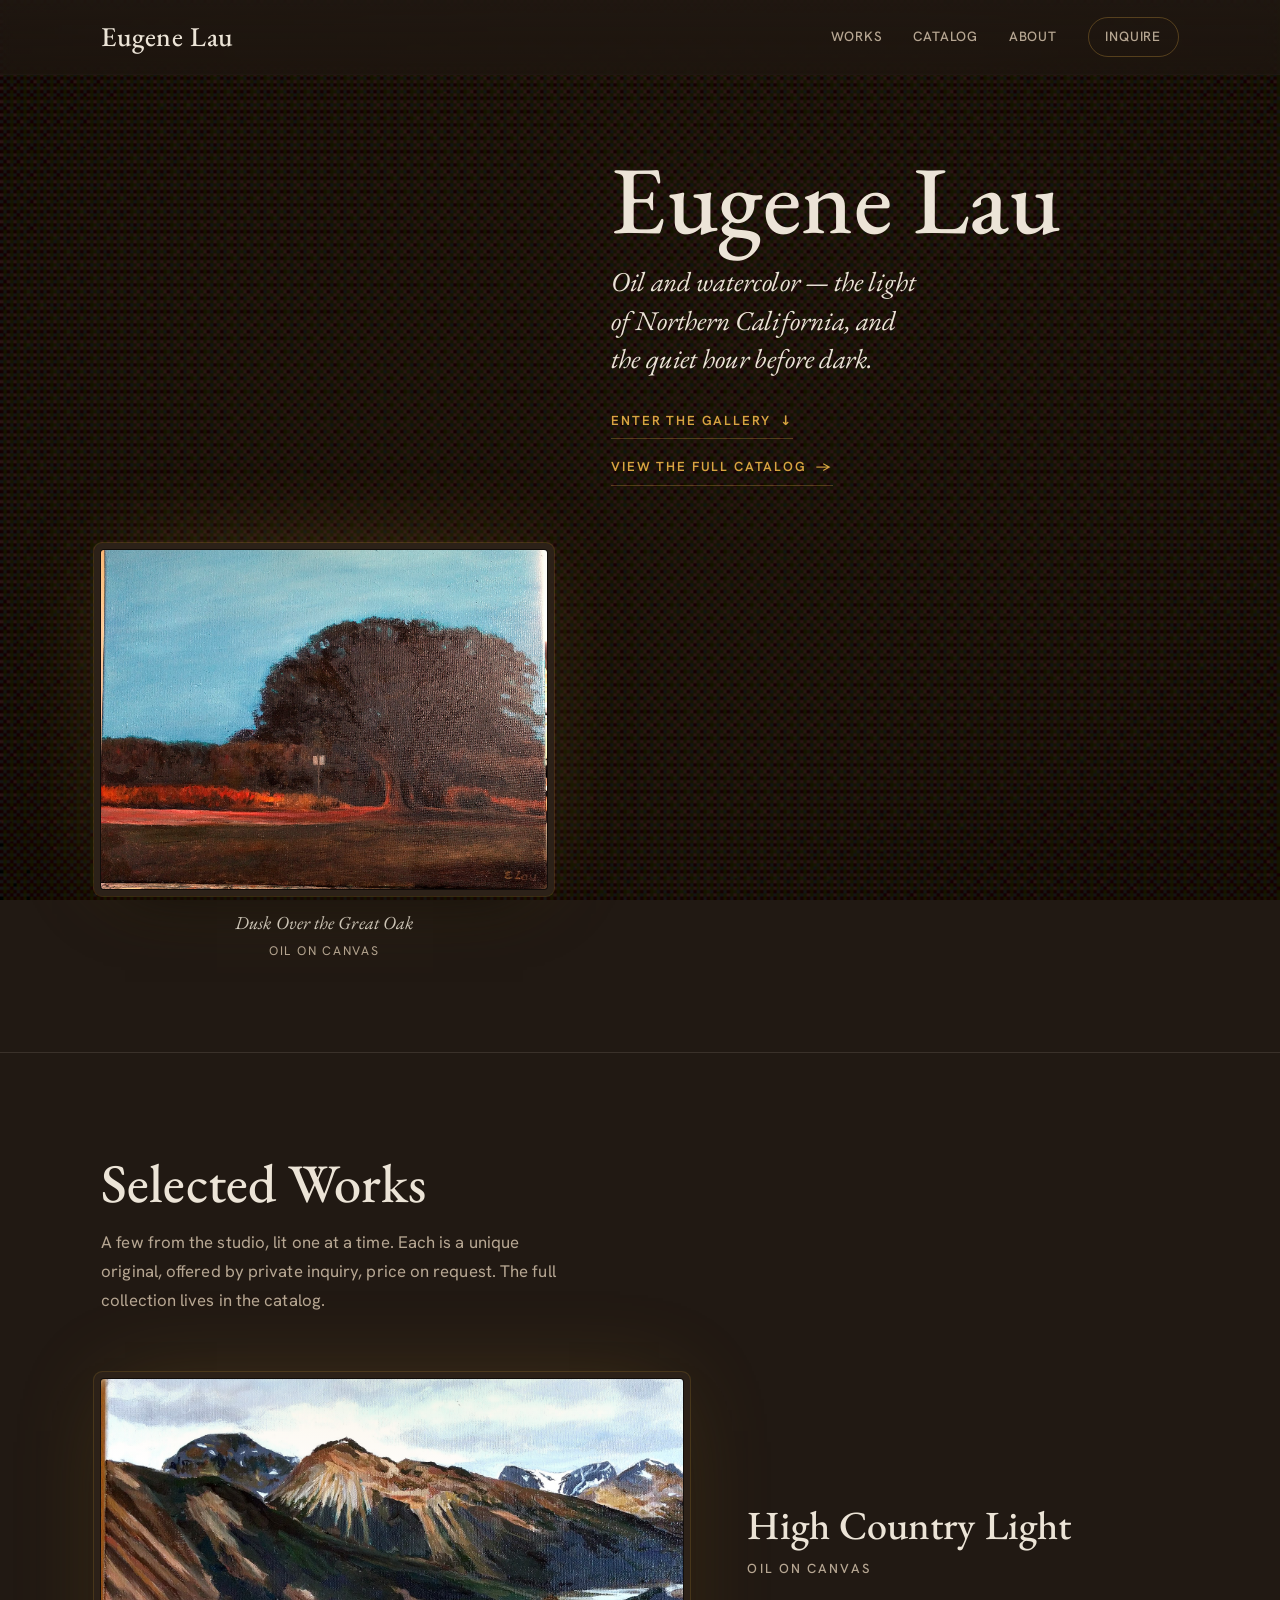
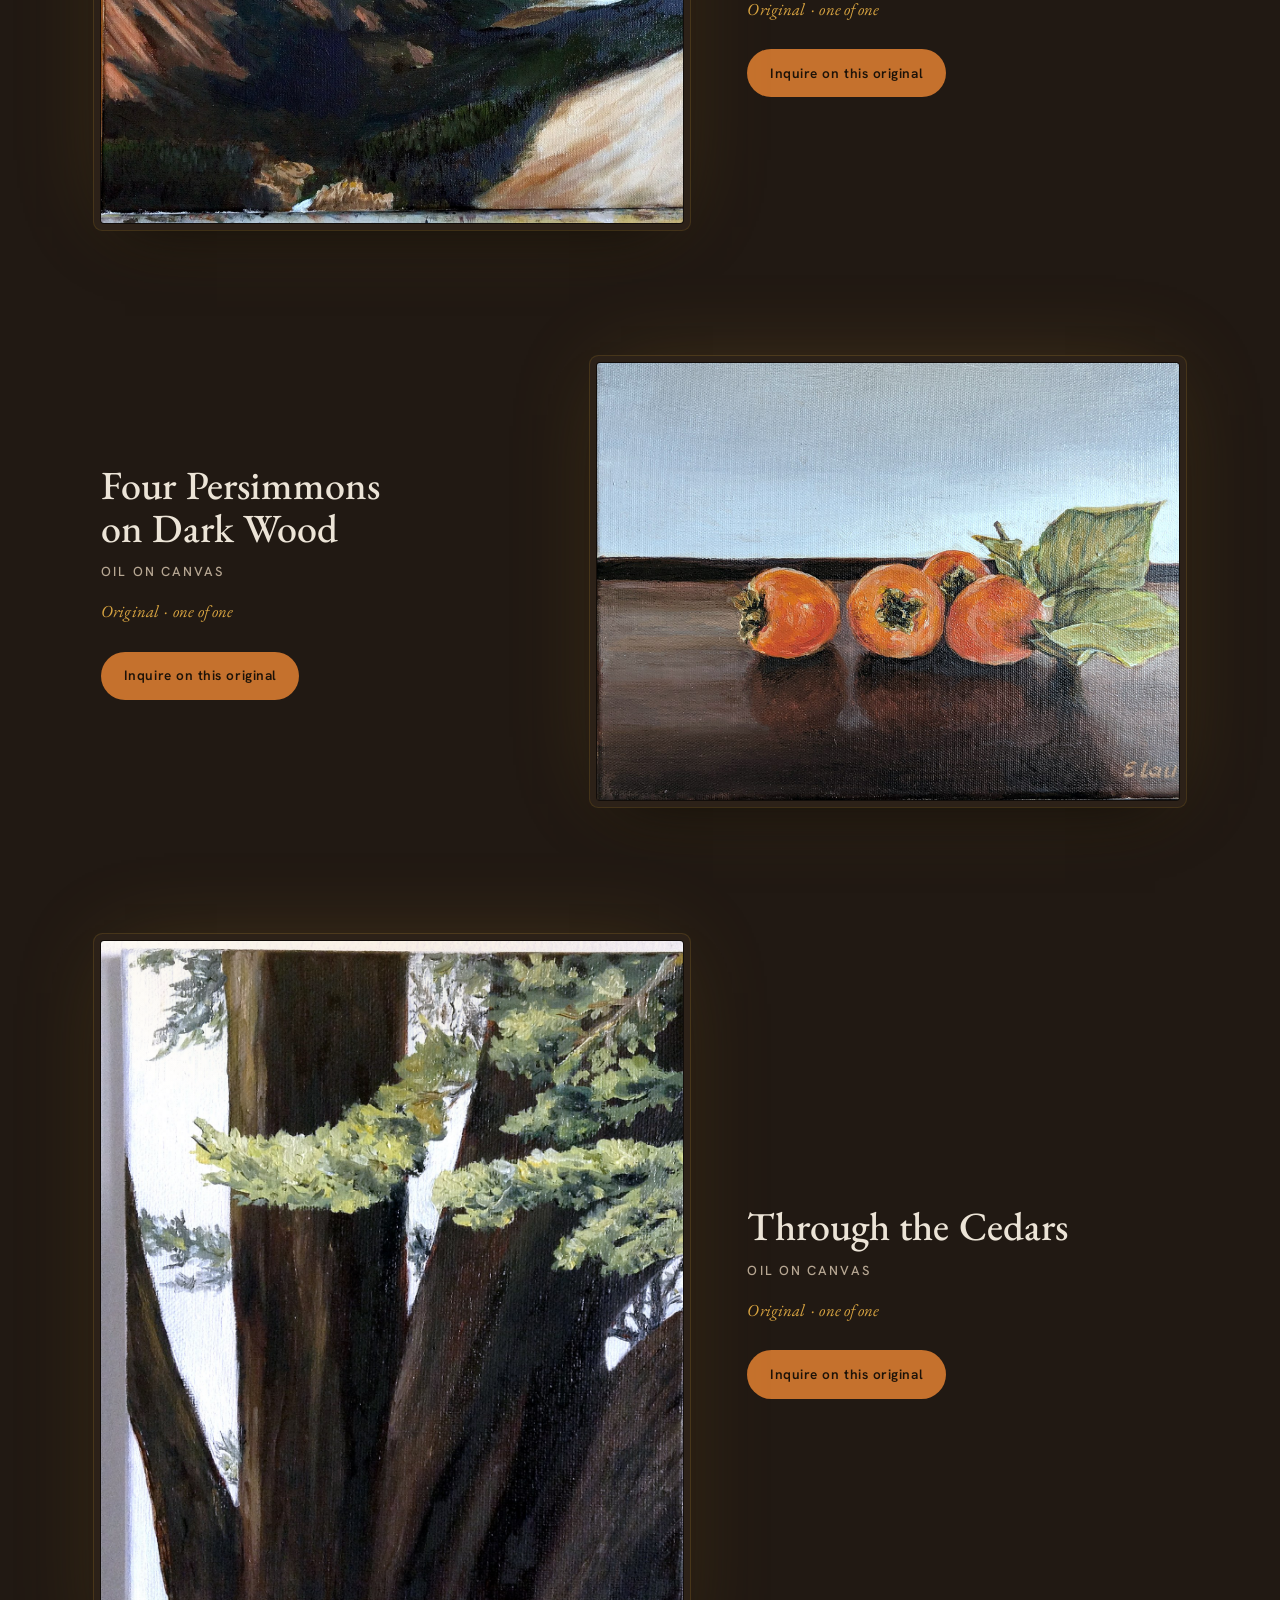
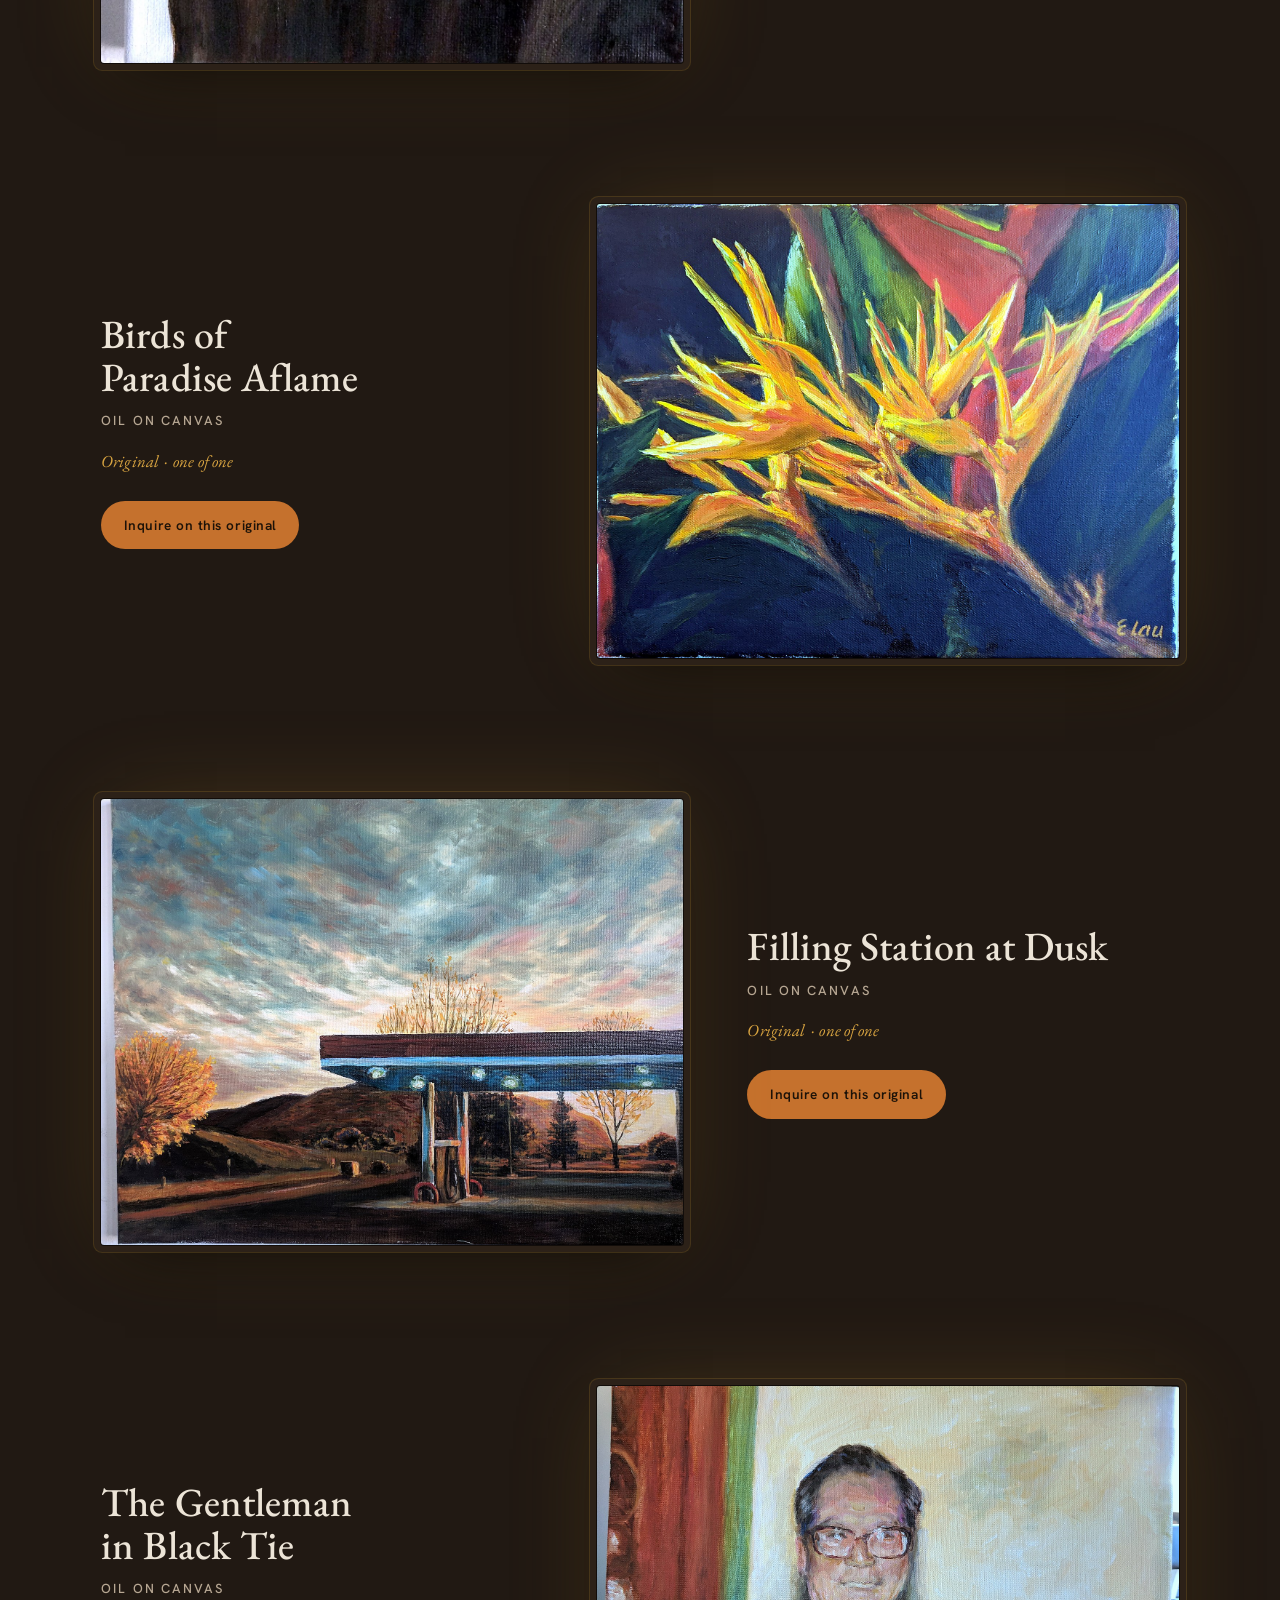
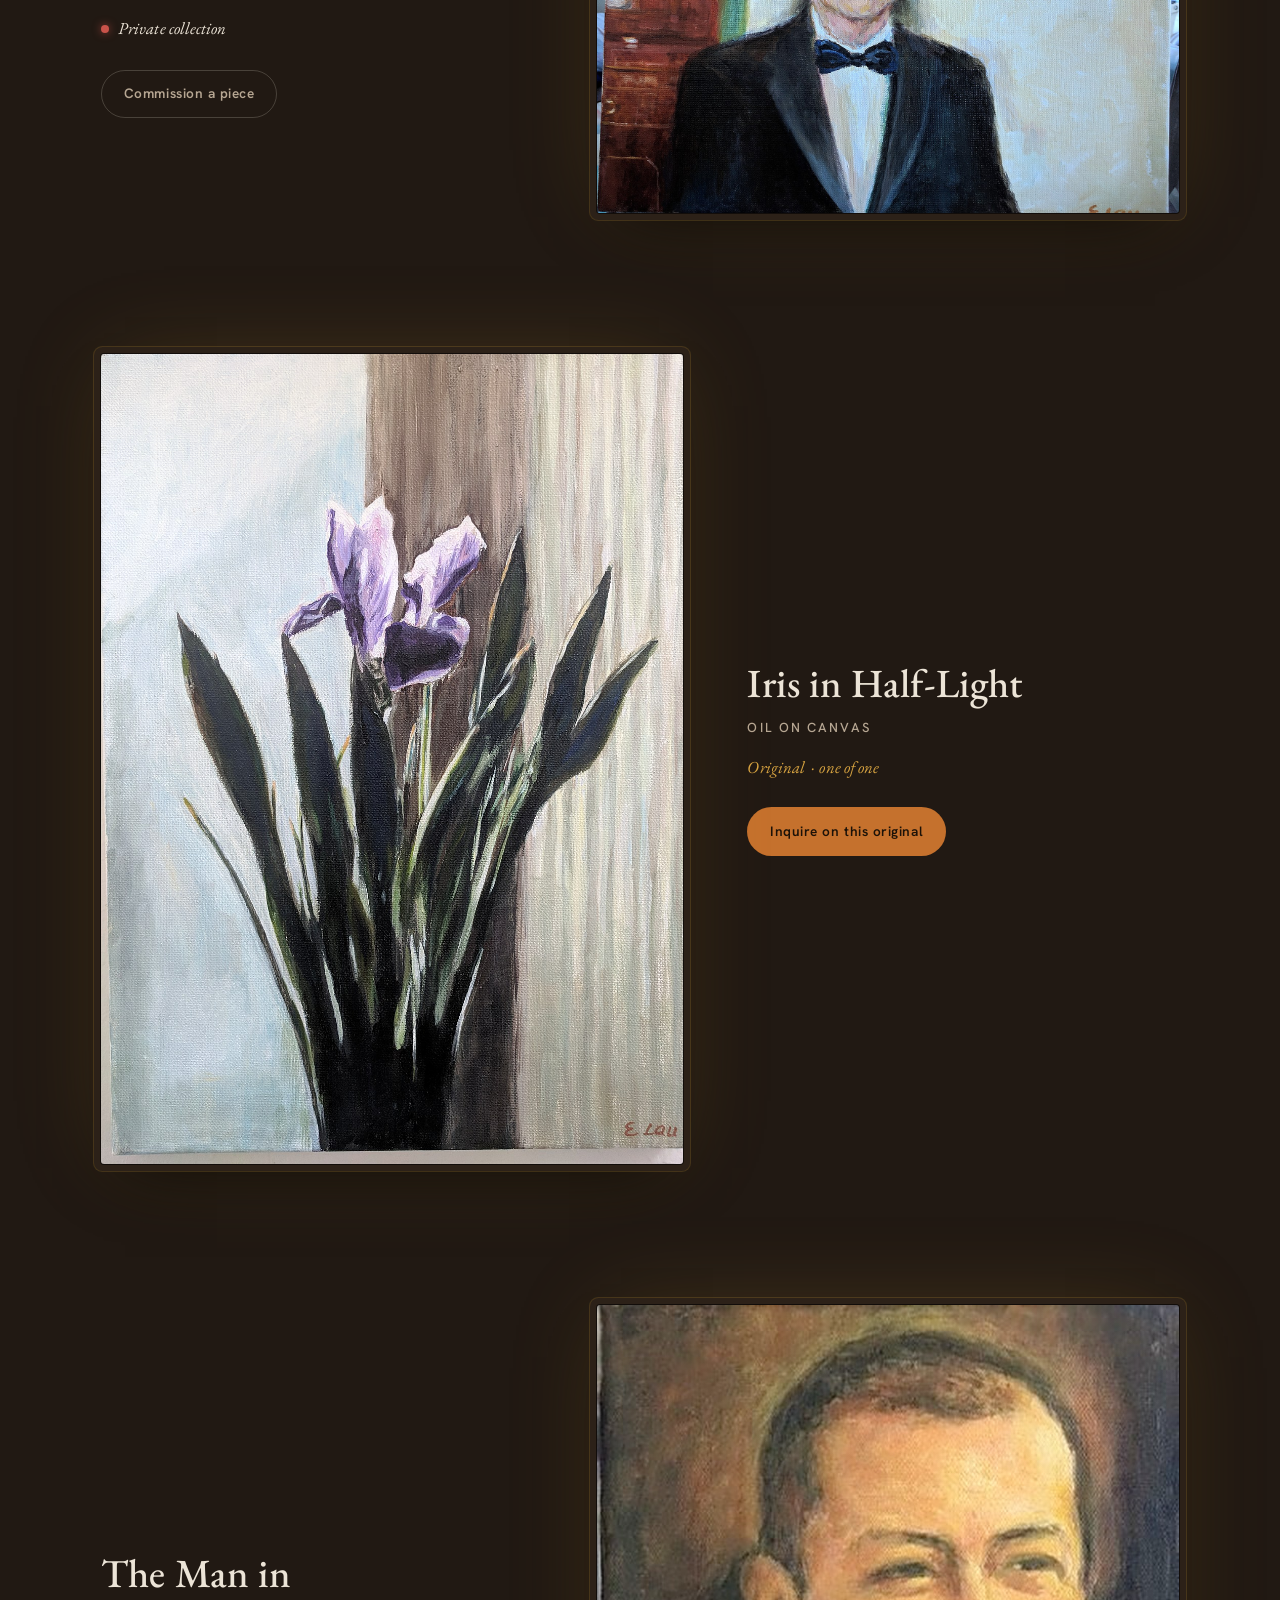
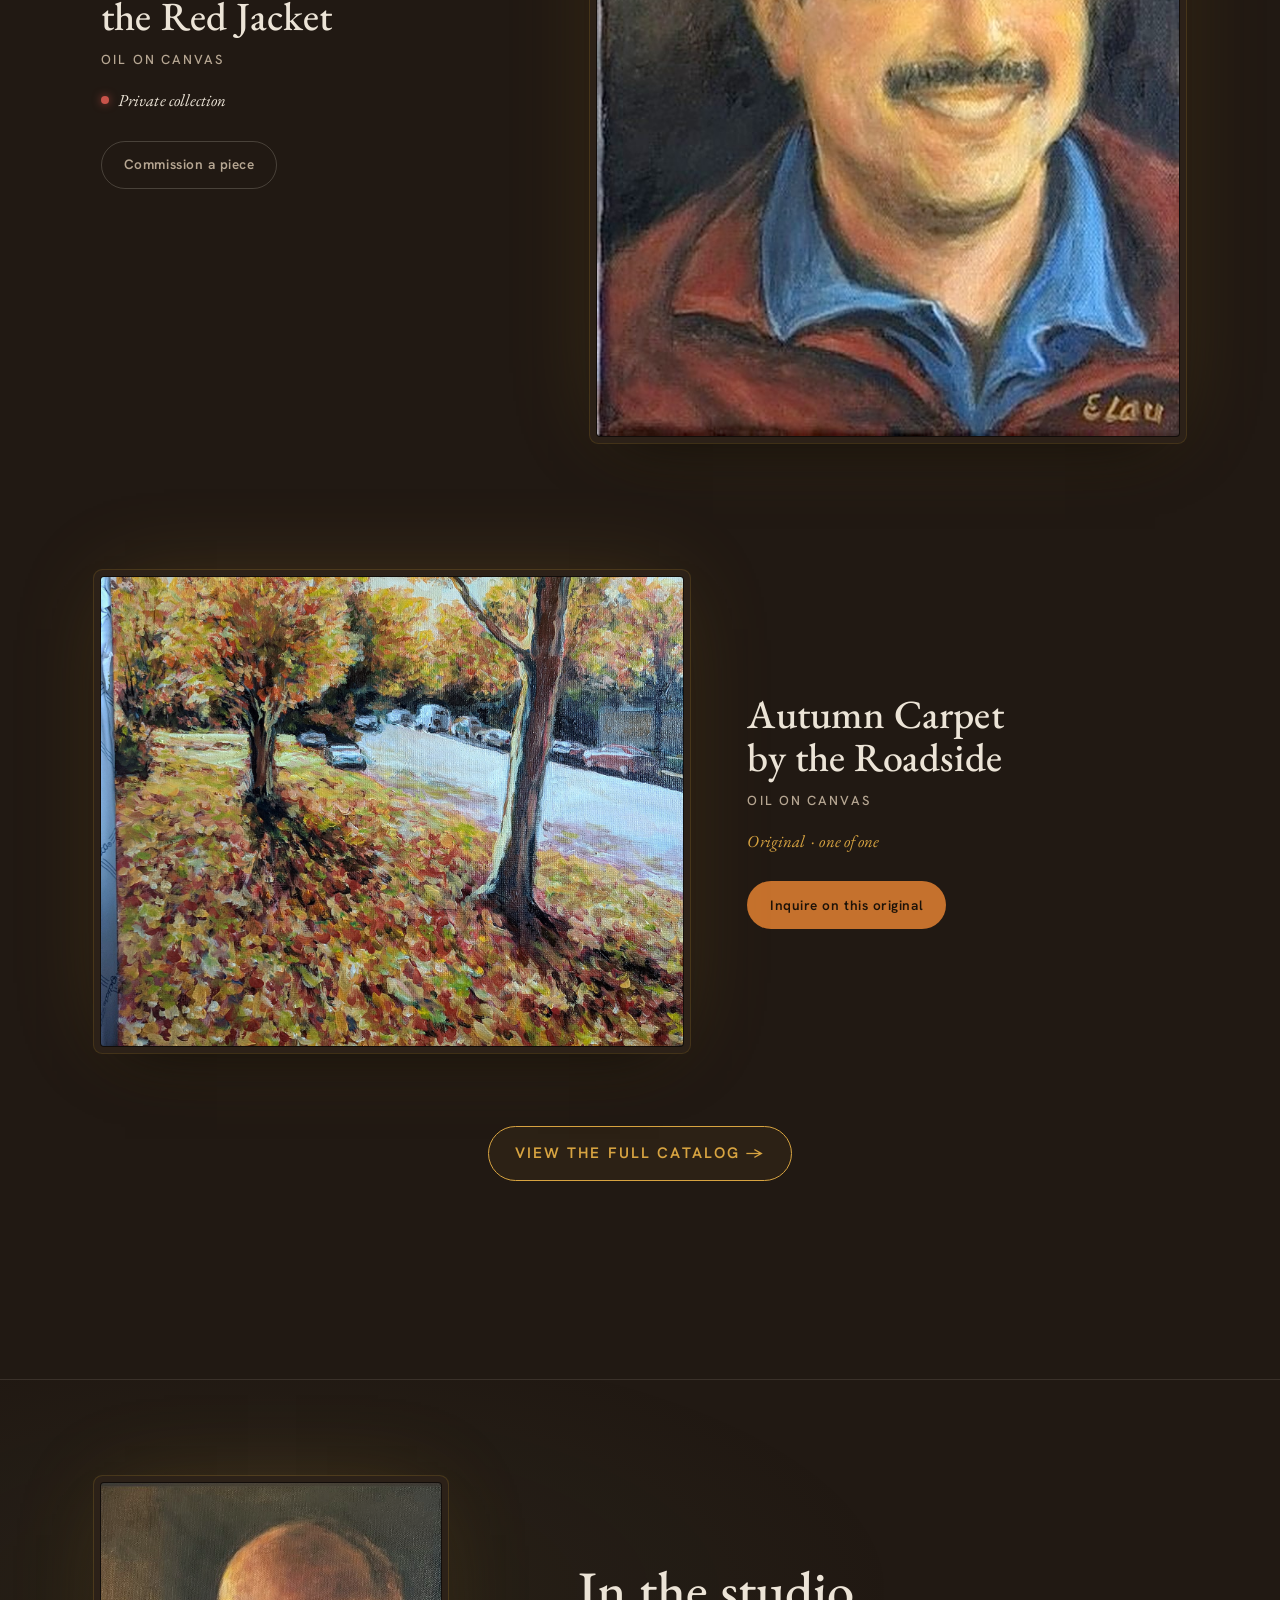
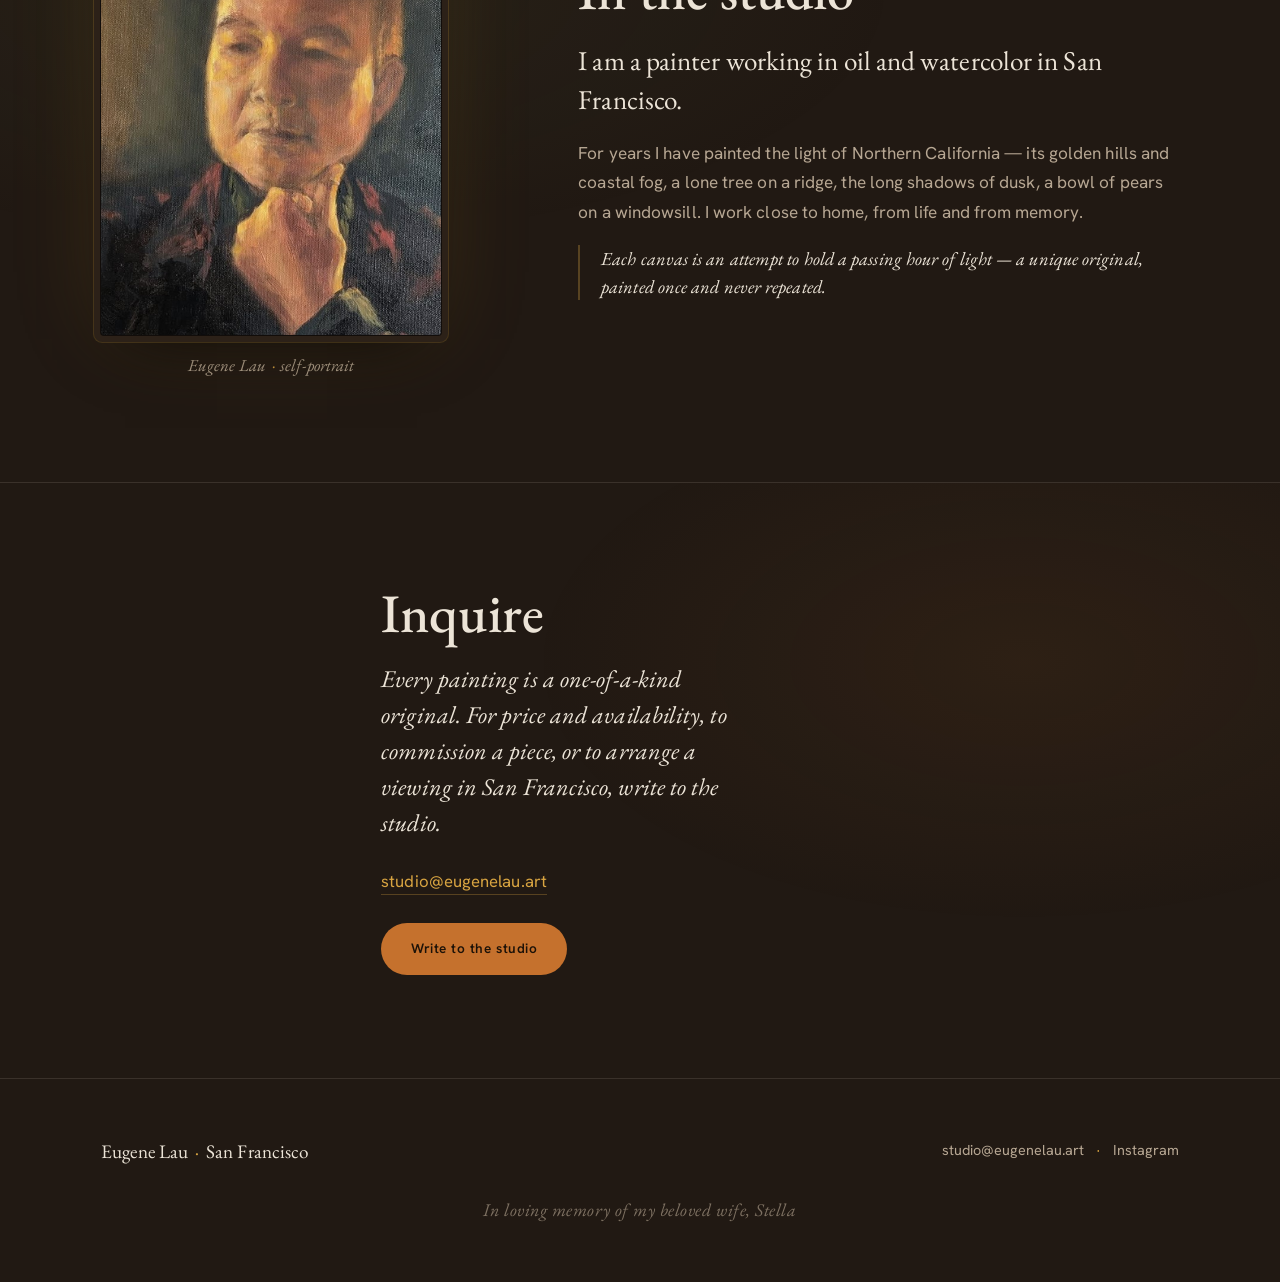
<file: index.html>
<!DOCTYPE html>
<html lang="en">
<head>
<meta charset="UTF-8" />
<meta name="viewport" content="width=device-width, initial-scale=1.0" />
<title>Eugene Lau — Oil Paintings, San Francisco</title>
<meta name="description" content="Eugene Lau is a painter working in oil and watercolor in San Francisco. Landscapes of Northern California light, and the quiet hour of dusk." />
<link rel="preconnect" href="https://fonts.googleapis.com" />
<link rel="preconnect" href="https://fonts.gstatic.com" crossorigin />
<link href="https://fonts.googleapis.com/css2?family=EB+Garamond:ital,wght@0,400;0,500;0,600;1,400;1,500&family=Hanken+Grotesk:wght@300;400;500;600&display=swap" rel="stylesheet" />
<script>document.documentElement.classList.add('js');</script>
<link rel="stylesheet" href="styles.css" />
</head>
<body>
<canvas id="bg" aria-hidden="true"></canvas>

<a class="skip-link" href="#works">Skip to the works</a>

<header class="site-header" id="top">
  <div class="header-inner">
    <a class="wordmark" href="#top" aria-label="Eugene Lau, home">Eugene&nbsp;Lau</a>
    <nav class="site-nav" aria-label="Primary">
      <a href="#works">Works</a>
      <a href="catalog.html">Catalog</a>
      <a href="#about">About</a>
      <a href="#inquire" class="nav-cta">Inquire</a>
    </nav>
  </div>
</header>

<main>

  <section class="hero" aria-labelledby="hero-name">
    <div class="hero-room" aria-hidden="true"></div>
    <figure class="hero-canvas reveal" data-glow>
      <div class="frame frame--hero frame--exact" style="aspect-ratio:1600/1219">
        <img src="assets/oil-17.jpg" alt="A massive silhouetted oak tree spreads against a deep blue twilight sky above a dark field, with a band of glowing rust and orange brush catching the last warm light at the horizon." width="1600" height="1219" />
      </div>
      <figcaption class="hero-plate">
        <span class="plate-title">Dusk Over the Great Oak</span>
        <span class="plate-meta">Oil on canvas</span>
      </figcaption>
    </figure>
    <div class="hero-copy">
      <h1 id="hero-name" class="hero-name">Eugene Lau</h1>
      <p class="hero-tagline">Oil and watercolor &mdash; the light of Northern California, and the quiet hour before dark.</p>
      <div class="hero-ctas">
        <a class="enter-link" href="#works"><span>Enter the gallery</span><span class="enter-arrow" aria-hidden="true">&#8595;</span></a>
        <a class="enter-link" href="catalog.html"><span>View the full catalog</span><span aria-hidden="true">&#8594;</span></a>
      </div>
    </div>
  </section>

  <section class="works" id="works" aria-labelledby="works-heading">
    <div class="section-head">
      <h2 id="works-heading" class="section-title">Selected Works</h2>
      <p class="section-lede">A few from the studio, lit one at a time. Each is a unique original, offered by private inquiry, price on request. The full collection lives in the catalog.</p>
    </div>
    <ol class="work-list">
      <li class="work reveal" data-glow>
        <figure class="work-figure">
          <div class="frame frame--exact" style="aspect-ratio:1600/1220">
            <img src="assets/oil-11.jpg" alt="A rugged alpine valley where sunlit tan-and-ochre ridges fall toward dark evergreen slopes, with snow-streaked peaks and a glinting river under a brooding gray sky." loading="lazy" width="1600" height="1220" />
          </div>
        </figure>
        <div class="tombstone">
          <h3 class="tomb-title">High Country Light</h3>
          <p class="tomb-meta">Oil on canvas</p>
          <p class="tomb-status">Original <span class="dot">&middot;</span> one of one</p>
          <div class="tomb-actions"><a class="btn btn--inquire" href="mailto:studio@eugenelau.art?subject=Inquiry%20%E2%80%94%20High%20Country%20Light&body=Hello%20Eugene%2C%0A%0AI%27d%20like%20to%20inquire%20about%20%22High%20Country%20Light%22.%0A%0AMessage%3A%0A">Inquire on this original</a></div>
        </div>
      </li>
      <li class="work reveal" data-glow>
        <figure class="work-figure">
          <div class="frame frame--exact" style="aspect-ratio:1600/1200">
            <img src="assets/oil-64.jpg" alt="Four ripe orange persimmons with a leafy stem rest in a row on a glossy dark wood table against a pale gray background, their warm reflections glowing on the polished surface." loading="lazy" width="1600" height="1200" />
          </div>
        </figure>
        <div class="tombstone">
          <h3 class="tomb-title">Four Persimmons on Dark Wood</h3>
          <p class="tomb-meta">Oil on canvas</p>
          <p class="tomb-status">Original <span class="dot">&middot;</span> one of one</p>
          <div class="tomb-actions"><a class="btn btn--inquire" href="mailto:studio@eugenelau.art?subject=Inquiry%20%E2%80%94%20Four%20Persimmons%20on%20Dark%20Wood&body=Hello%20Eugene%2C%0A%0AI%27d%20like%20to%20inquire%20about%20%22Four%20Persimmons%20on%20Dark%20Wood%22.%0A%0AMessage%3A%0A">Inquire on this original</a></div>
        </div>
      </li>
      <li class="work reveal" data-glow>
        <figure class="work-figure">
          <div class="frame frame--exact" style="aspect-ratio:1290/1600">
            <img src="assets/oil-7.jpg" alt="Looking up the dark, rugged trunks of towering evergreen trees, their bark in deep browns, with tufts of sunlit yellow-green foliage against a bright white sky." loading="lazy" width="1290" height="1600" />
          </div>
        </figure>
        <div class="tombstone">
          <h3 class="tomb-title">Through the Cedars</h3>
          <p class="tomb-meta">Oil on canvas</p>
          <p class="tomb-status">Original <span class="dot">&middot;</span> one of one</p>
          <div class="tomb-actions"><a class="btn btn--inquire" href="mailto:studio@eugenelau.art?subject=Inquiry%20%E2%80%94%20Through%20the%20Cedars&body=Hello%20Eugene%2C%0A%0AI%27d%20like%20to%20inquire%20about%20%22Through%20the%20Cedars%22.%0A%0AMessage%3A%0A">Inquire on this original</a></div>
        </div>
      </li>
      <li class="work reveal" data-glow>
        <figure class="work-figure">
          <div class="frame frame--exact" style="aspect-ratio:1600/1248">
            <img src="assets/oil-59.jpg" alt="Vivid orange and yellow bird-of-paradise blooms blaze against dark green foliage and a deep crimson backdrop, their spiky petals catching warm light." loading="lazy" width="1600" height="1248" />
          </div>
        </figure>
        <div class="tombstone">
          <h3 class="tomb-title">Birds of Paradise Aflame</h3>
          <p class="tomb-meta">Oil on canvas</p>
          <p class="tomb-status">Original <span class="dot">&middot;</span> one of one</p>
          <div class="tomb-actions"><a class="btn btn--inquire" href="mailto:studio@eugenelau.art?subject=Inquiry%20%E2%80%94%20Birds%20of%20Paradise%20Aflame&body=Hello%20Eugene%2C%0A%0AI%27d%20like%20to%20inquire%20about%20%22Birds%20of%20Paradise%20Aflame%22.%0A%0AMessage%3A%0A">Inquire on this original</a></div>
        </div>
      </li>
      <li class="work reveal" data-glow>
        <figure class="work-figure">
          <div class="frame frame--exact" style="aspect-ratio:1600/1225">
            <img src="assets/oil-31.jpg" alt="A lone roadside gas station canopy with glowing lights stands beneath a vast, turbulent sky streaked with pink and gold at dusk, flanked by autumn-lit trees and dark rolling hills." loading="lazy" width="1600" height="1225" />
          </div>
        </figure>
        <div class="tombstone">
          <h3 class="tomb-title">Filling Station at Dusk</h3>
          <p class="tomb-meta">Oil on canvas</p>
          <p class="tomb-status">Original <span class="dot">&middot;</span> one of one</p>
          <div class="tomb-actions"><a class="btn btn--inquire" href="mailto:studio@eugenelau.art?subject=Inquiry%20%E2%80%94%20Filling%20Station%20at%20Dusk&body=Hello%20Eugene%2C%0A%0AI%27d%20like%20to%20inquire%20about%20%22Filling%20Station%20at%20Dusk%22.%0A%0AMessage%3A%0A">Inquire on this original</a></div>
        </div>
      </li>
      <li class="work reveal" data-glow>
        <figure class="work-figure">
          <div class="frame frame--exact" style="aspect-ratio:1600/1175">
            <img src="assets/oil-48.jpg" alt="An oil portrait of a silver-haired elderly man in glasses, wearing a black tuxedo and bow tie, smiling gently before a warm cream wall and a deep red curtain." loading="lazy" width="1600" height="1175" />
          </div>
        </figure>
        <div class="tombstone">
          <h3 class="tomb-title">The Gentleman in Black Tie</h3>
          <p class="tomb-meta">Oil on canvas</p>
          <p class="tomb-status tomb-status--sold">Private collection</p>
          <div class="tomb-actions"><a class="btn btn--ghost" href="mailto:studio@eugenelau.art?subject=Commission%20inquiry%20%E2%80%94%20Eugene%20Lau&body=Hello%20Eugene%2C%0A%0AI%27d%20like%20to%20commission%20a%20piece.%0A%0AMessage%3A%0A">Commission a piece</a></div>
        </div>
      </li>
      <li class="work reveal" data-glow>
        <figure class="work-figure">
          <div class="frame frame--exact" style="aspect-ratio:1150/1600">
            <img src="assets/oil-44.jpg" alt="A purple iris with two blooms rises on tall dark green blade-like leaves against a vertical background split between cool pale blue and warm striated brown." loading="lazy" width="1150" height="1600" />
          </div>
        </figure>
        <div class="tombstone">
          <h3 class="tomb-title">Iris in Half-Light</h3>
          <p class="tomb-meta">Oil on canvas</p>
          <p class="tomb-status">Original <span class="dot">&middot;</span> one of one</p>
          <div class="tomb-actions"><a class="btn btn--inquire" href="mailto:studio@eugenelau.art?subject=Inquiry%20%E2%80%94%20Iris%20in%20Half-Light&body=Hello%20Eugene%2C%0A%0AI%27d%20like%20to%20inquire%20about%20%22Iris%20in%20Half-Light%22.%0A%0AMessage%3A%0A">Inquire on this original</a></div>
        </div>
      </li>
      <li class="work reveal" data-glow>
        <figure class="work-figure">
          <div class="frame frame--exact" style="aspect-ratio:720/904">
            <img src="assets/man-red.jpg" alt="An oil portrait of a smiling, mustached man in a deep red jacket over a blue collared shirt, set against a warm brown background." loading="lazy" width="720" height="904" />
          </div>
        </figure>
        <div class="tombstone">
          <h3 class="tomb-title">The Man in the Red Jacket</h3>
          <p class="tomb-meta">Oil on canvas</p>
          <p class="tomb-status tomb-status--sold">Private collection</p>
          <div class="tomb-actions"><a class="btn btn--ghost" href="mailto:studio@eugenelau.art?subject=Commission%20inquiry%20%E2%80%94%20Eugene%20Lau&body=Hello%20Eugene%2C%0A%0AI%27d%20like%20to%20commission%20a%20piece.%0A%0AMessage%3A%0A">Commission a piece</a></div>
        </div>
      </li>
      <li class="work reveal" data-glow>
        <figure class="work-figure">
          <div class="frame frame--exact" style="aspect-ratio:1600/1288">
            <img src="assets/oil-47.jpg" alt="An impressionistic oil painting of an autumn scene where trees in fiery orange and gold foliage line a quiet road, their long shadows stretching across a ground thickly carpeted with fallen red and yellow leaves, with parked cars and a fence visible in the distance." loading="lazy" width="1600" height="1288" />
          </div>
        </figure>
        <div class="tombstone">
          <h3 class="tomb-title">Autumn Carpet by the Roadside</h3>
          <p class="tomb-meta">Oil on canvas</p>
          <p class="tomb-status">Original <span class="dot">&middot;</span> one of one</p>
          <div class="tomb-actions"><a class="btn btn--inquire" href="mailto:studio@eugenelau.art?subject=Inquiry%20%E2%80%94%20Autumn%20Carpet%20by%20the%20Roadside&body=Hello%20Eugene%2C%0A%0AI%27d%20like%20to%20inquire%20about%20%22Autumn%20Carpet%20by%20the%20Roadside%22.%0A%0AMessage%3A%0A">Inquire on this original</a></div>
        </div>
      </li>
    </ol>
    <div class="catalog-cta">
      <a href="catalog.html">View the full catalog &#8594;</a>
    </div>
  </section>

  <section class="about" id="about" aria-labelledby="about-heading">
    <div class="about-grid">
      <figure class="portrait-frame reveal" data-glow>
        <div class="frame frame--portrait frame--portrait-photo">
          <img src="assets/portrait.jpg" alt="Self-portrait of the painter Eugene Lau in warm interior light, one hand resting at his chin." width="573" height="762" loading="lazy" />
        </div>
        <figcaption class="portrait-caption">Eugene Lau <span class="dot">&middot;</span> self-portrait</figcaption>
      </figure>
      <div class="about-copy">
        <h2 id="about-heading" class="section-title">In the studio</h2>
        <p class="about-lead">I am a painter working in oil and watercolor in San Francisco.</p>
        <p>For years I have painted the light of Northern California &mdash; its golden hills and coastal fog, a lone tree on a ridge, the long shadows of dusk, a bowl of pears on a windowsill. I work close to home, from life and from memory.</p>
        <p class="about-quote">Each canvas is an attempt to hold a passing hour of light &mdash; a unique original, painted once and never repeated.</p>
      </div>
    </div>
  </section>

  <section class="inquire" id="inquire" aria-labelledby="inquire-heading">
    <div class="inquire-grid inquire-grid--single">
      <div class="inquire-intro">
        <h2 id="inquire-heading" class="section-title">Inquire</h2>
        <p class="inquire-copy">Every painting is a one-of-a-kind original. For price and availability, to commission a piece, or to arrange a viewing in San Francisco, write to the studio.</p>
        <p class="inquire-contact"><a href="mailto:studio@eugenelau.art?subject=Inquiry%20%E2%80%94%20Eugene%20Lau&body=Hello%20Eugene%2C%0A%0AName%3A%0AWork%20of%20interest%3A%0AMessage%3A%0A">studio@eugenelau.art</a></p>
        <p class="inquire-cta"><a class="btn btn--send" href="mailto:studio@eugenelau.art?subject=Inquiry%20%E2%80%94%20Eugene%20Lau&body=Hello%20Eugene%2C%0A%0AName%3A%0AWork%20of%20interest%3A%0AMessage%3A%0A">Write to the studio</a></p>
      </div>
    </div>
  </section>

</main>

<footer class="site-footer">
  <div class="footer-inner">
    <p class="footer-mark">Eugene Lau <span class="dot">&middot;</span> San Francisco</p>
    <p class="footer-links"><a href="mailto:studio@eugenelau.art">studio@eugenelau.art</a><span class="dot" aria-hidden="true">&middot;</span><a href="https://www.instagram.com/eugene.lau.3597/" target="_blank" rel="noopener">Instagram</a></p>
  </div>
  <p class="footer-memorial">In loving memory of my beloved wife, Stella</p>
</footer>

<script id="bgvs" type="x-shader/x-vertex">
attribute vec2 a; void main(){ gl_Position = vec4(a, 0.0, 1.0); }
</script>
<script id="bgfs" type="x-shader/x-fragment">
precision highp float;
uniform vec2 u_res; uniform float u_time; uniform vec2 u_mouse; uniform float u_mouseOn; uniform float u_reduced;
float hash(vec2 p){ return fract(sin(dot(p, vec2(127.1,311.7)))*43758.5453123); }
float vnoise(vec2 p){ vec2 i=floor(p), f=fract(p); float a=hash(i),b=hash(i+vec2(1.,0.)),c=hash(i+vec2(0.,1.)),d=hash(i+vec2(1.,1.)); vec2 u=f*f*(3.-2.*f); return mix(mix(a,b,u.x),mix(c,d,u.x),u.y); }
float fbm(vec2 p){ float s=0.0, a=0.5; for(int i=0;i<5;i++){ s+=a*vnoise(p); p*=2.0; a*=0.5; } return s; }
float bayer2(vec2 a){ a=floor(a); return fract(a.x*0.5 + a.y*a.y*0.75); }
float bayer4(vec2 a){ return bayer2(0.5*a)*0.25 + bayer2(a); }
float bayer8(vec2 a){ return bayer4(0.5*a)*0.25 + bayer2(a); }
void main(){
  vec2 uv = gl_FragCoord.xy/u_res;
  float asp = u_res.x/u_res.y;
  vec2 p = vec2(uv.x*asp, uv.y);
  float t = u_time*0.025;
  float n = fbm(p*2.3 + vec2(t, -t*0.6))*0.5 + 0.5;
  vec3 umber = vec3(0.118,0.090,0.068);
  vec3 lift  = vec3(0.205,0.150,0.098);
  vec3 col = mix(umber, lift, n*0.55);
  if(u_mouseOn > 0.5){
    float d = distance(p, vec2(u_mouse.x*asp, u_mouse.y));
    float g = exp(-d*d/0.05)*(1.0-u_reduced);
    col += vec3(0.95,0.66,0.28)*g*0.14;
  }
  float vig = smoothstep(1.3, 0.25, distance(uv, vec2(0.5)));
  col *= mix(0.6, 1.0, vig);
  float dith = bayer8(gl_FragCoord.xy*0.5);
  col = floor(col*12.0 + (dith-0.5))/12.0;
  gl_FragColor = vec4(max(col,0.0), 1.0);
}
</script>
<script>
(function(){
  var cv=document.getElementById('bg'); if(!cv) return;
  var gl=cv.getContext('webgl')||cv.getContext('experimental-webgl'); if(!gl) return;
  var reduced = window.matchMedia && window.matchMedia('(prefers-reduced-motion: reduce)').matches;
  function sh(t,s){ var x=gl.createShader(t); gl.shaderSource(x,s); gl.compileShader(x); return x; }
  var pr=gl.createProgram();
  gl.attachShader(pr, sh(gl.VERTEX_SHADER, document.getElementById('bgvs').textContent));
  gl.attachShader(pr, sh(gl.FRAGMENT_SHADER, document.getElementById('bgfs').textContent));
  gl.linkProgram(pr); if(!gl.getProgramParameter(pr,gl.LINK_STATUS)) return;
  gl.useProgram(pr);
  var bf=gl.createBuffer(); gl.bindBuffer(gl.ARRAY_BUFFER,bf);
  gl.bufferData(gl.ARRAY_BUFFER, new Float32Array([-1,-1,3,-1,-1,3]), gl.STATIC_DRAW);
  var la=gl.getAttribLocation(pr,'a'); gl.enableVertexAttribArray(la); gl.vertexAttribPointer(la,2,gl.FLOAT,false,0,0);
  var uRes=gl.getUniformLocation(pr,'u_res'),uTime=gl.getUniformLocation(pr,'u_time'),uMouse=gl.getUniformLocation(pr,'u_mouse'),uOn=gl.getUniformLocation(pr,'u_mouseOn'),uRed=gl.getUniformLocation(pr,'u_reduced');
  var mx=0.5,my=0.5,on=0.0;
  if(!reduced){
    window.addEventListener('pointermove',function(ev){ mx=ev.clientX/window.innerWidth; my=1.0-ev.clientY/window.innerHeight; on=1.0; });
    window.addEventListener('touchmove',function(ev){ var tt=ev.touches[0]; if(tt){ mx=tt.clientX/window.innerWidth; my=1.0-tt.clientY/window.innerHeight; on=1.0; } },{passive:true});
  }
  var S=0.6;
  function resize(){ cv.width=Math.max(2,Math.floor(window.innerWidth*S)); cv.height=Math.max(2,Math.floor(window.innerHeight*S)); gl.viewport(0,0,cv.width,cv.height); if(reduced) draw(performance.now()); }
  window.addEventListener('resize',resize);
  var t0=performance.now(),running=false;
  function draw(now){ gl.uniform2f(uRes,cv.width,cv.height); gl.uniform1f(uTime,(now-t0)/1000.0); gl.uniform2f(uMouse,mx,my); gl.uniform1f(uOn,on); gl.uniform1f(uRed,reduced?1.0:0.0); gl.drawArrays(gl.TRIANGLES,0,3); }
  function loop(now){ if(document.hidden){running=false;return;} draw(now); requestAnimationFrame(loop); }
  function start(){ if(running||reduced) return; running=true; requestAnimationFrame(loop); }
  document.addEventListener('visibilitychange',function(){ if(!document.hidden) start(); });
  resize(); if(reduced) draw(performance.now()); else start();
})();
</script>
<script src="app.js"></script>
</body>
</html>
</file>
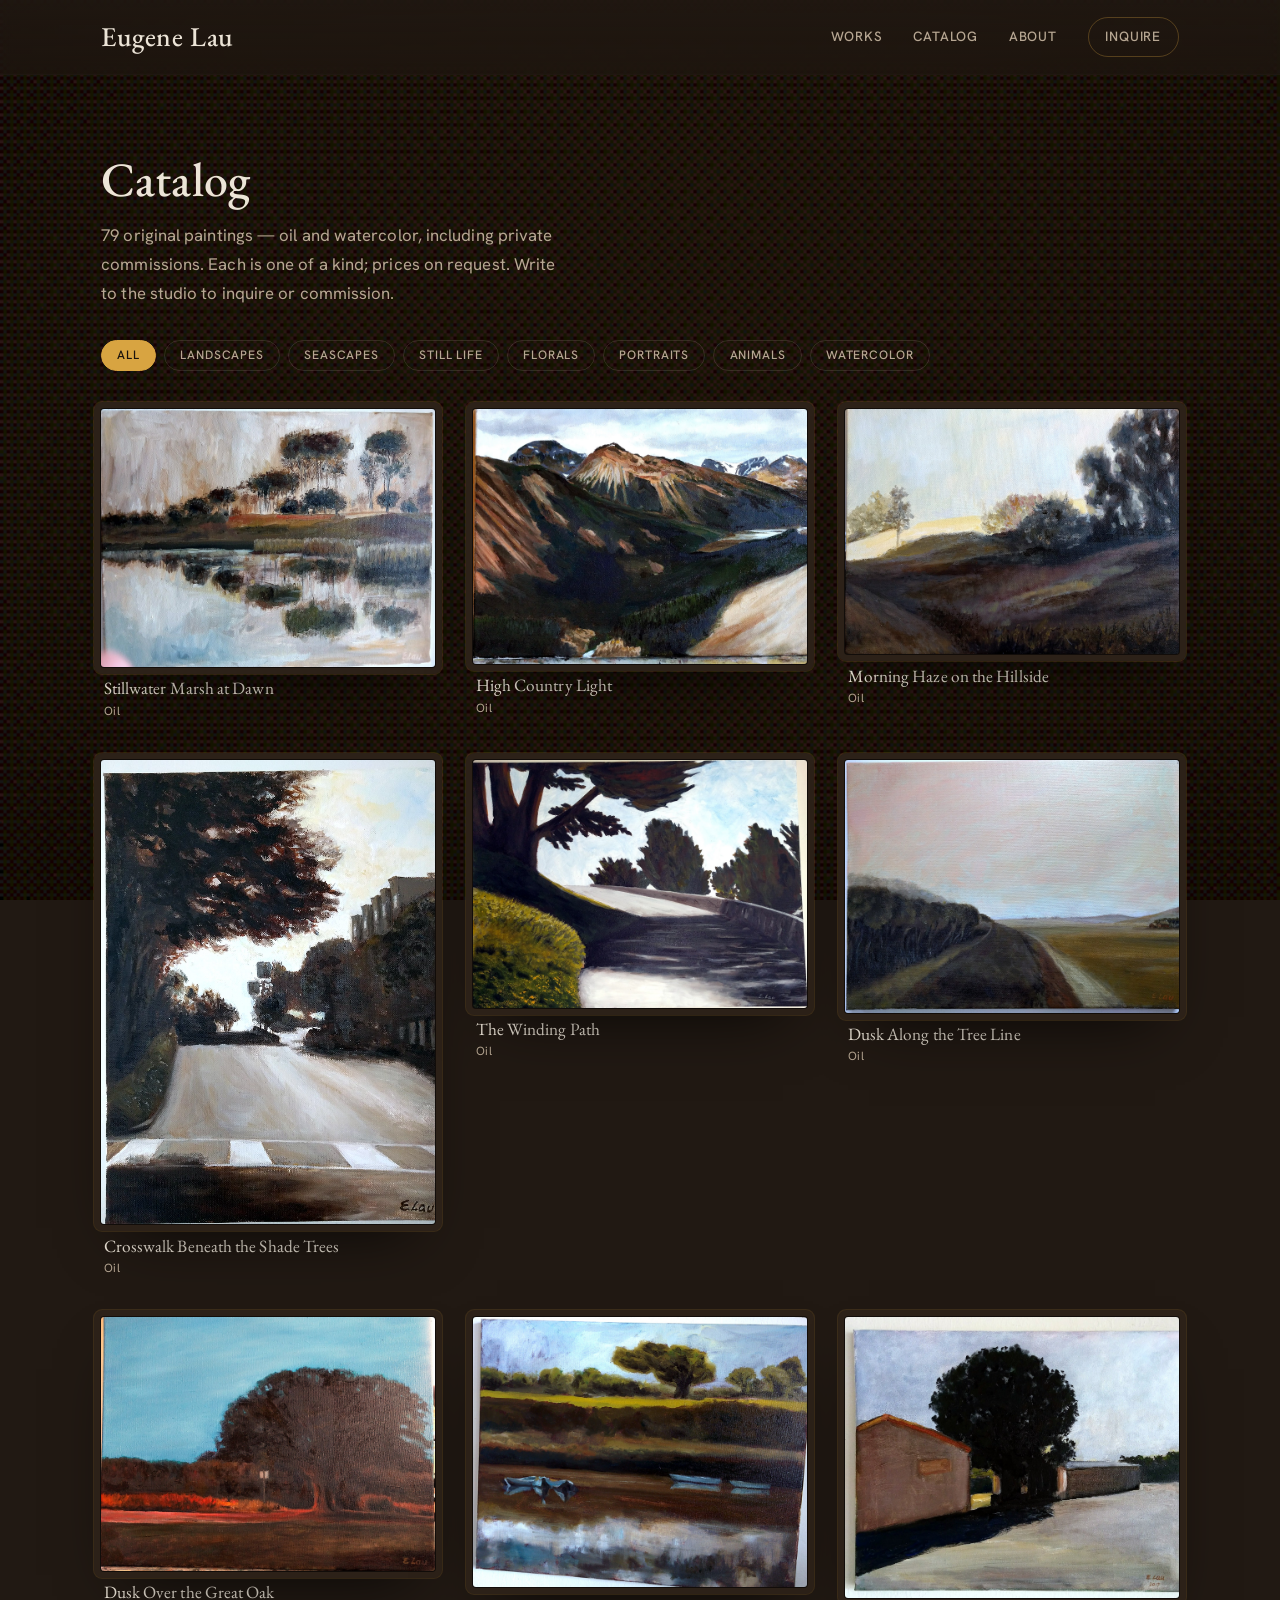
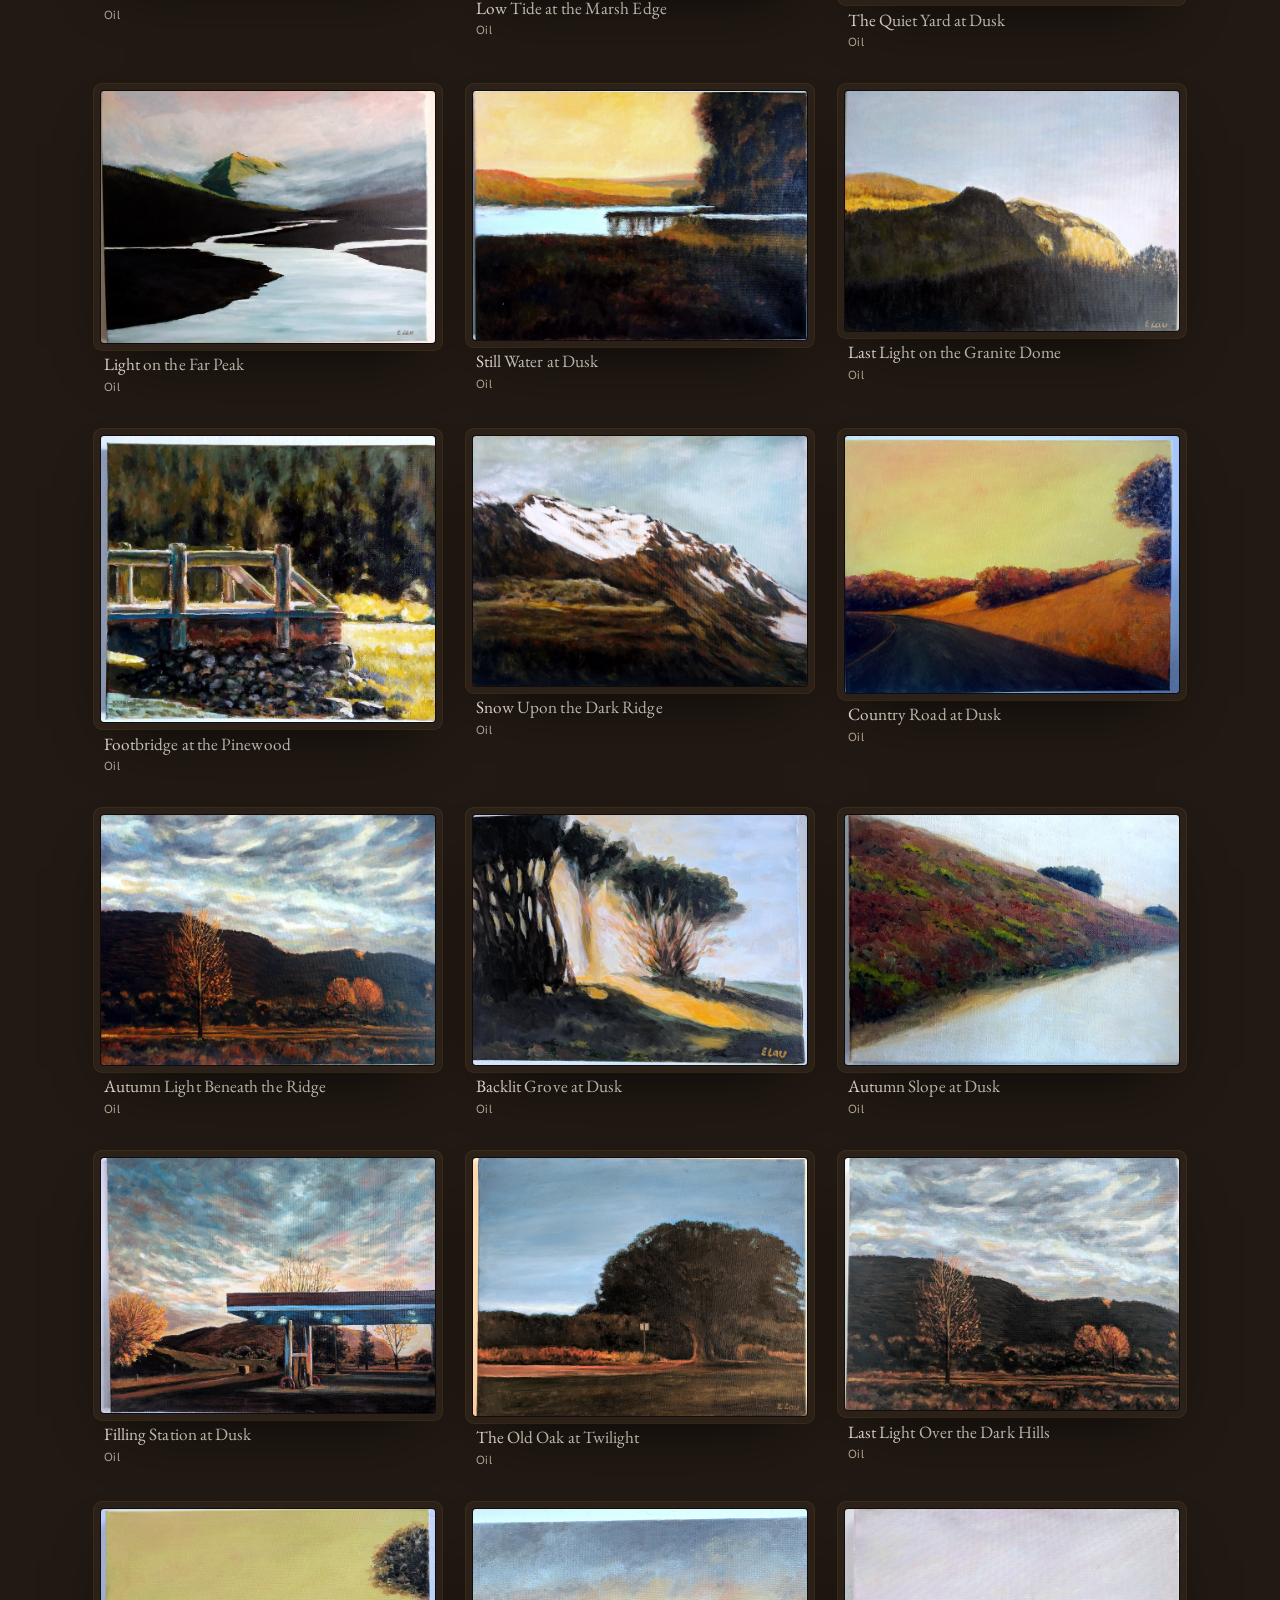
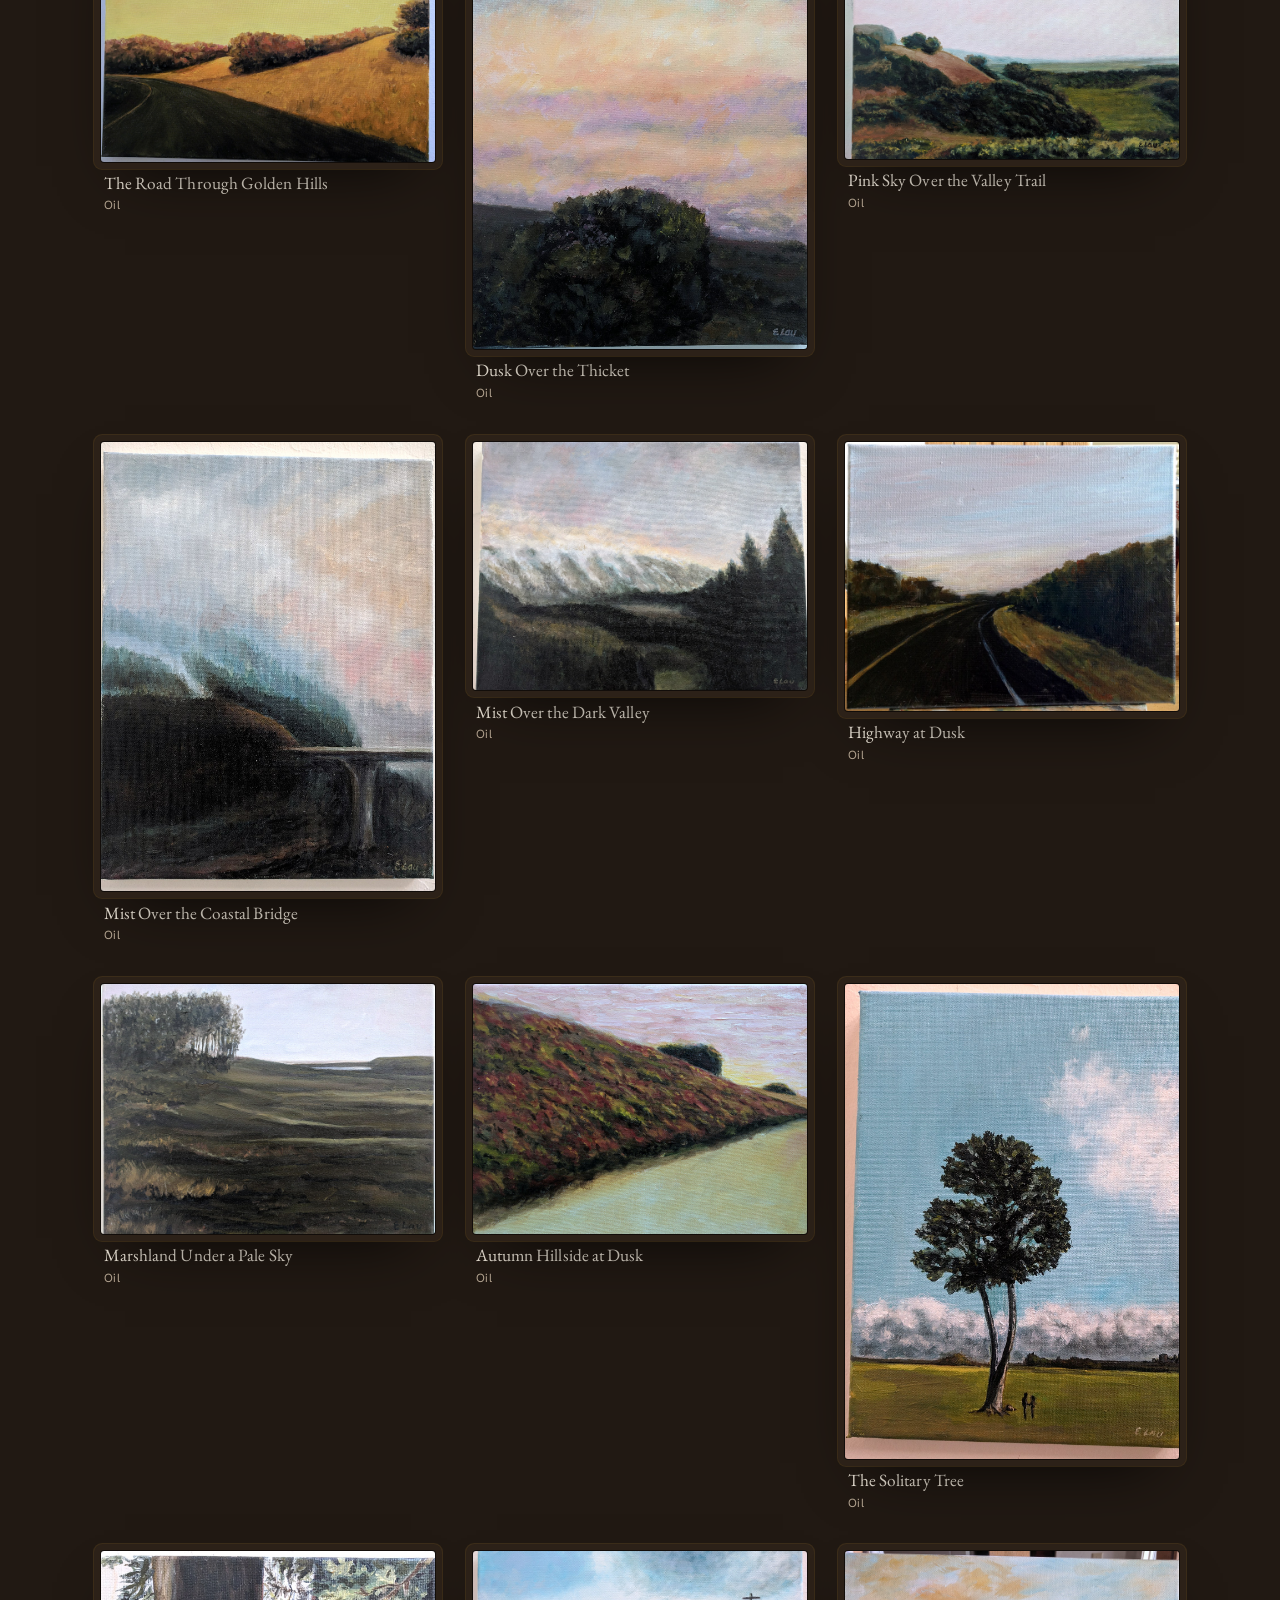
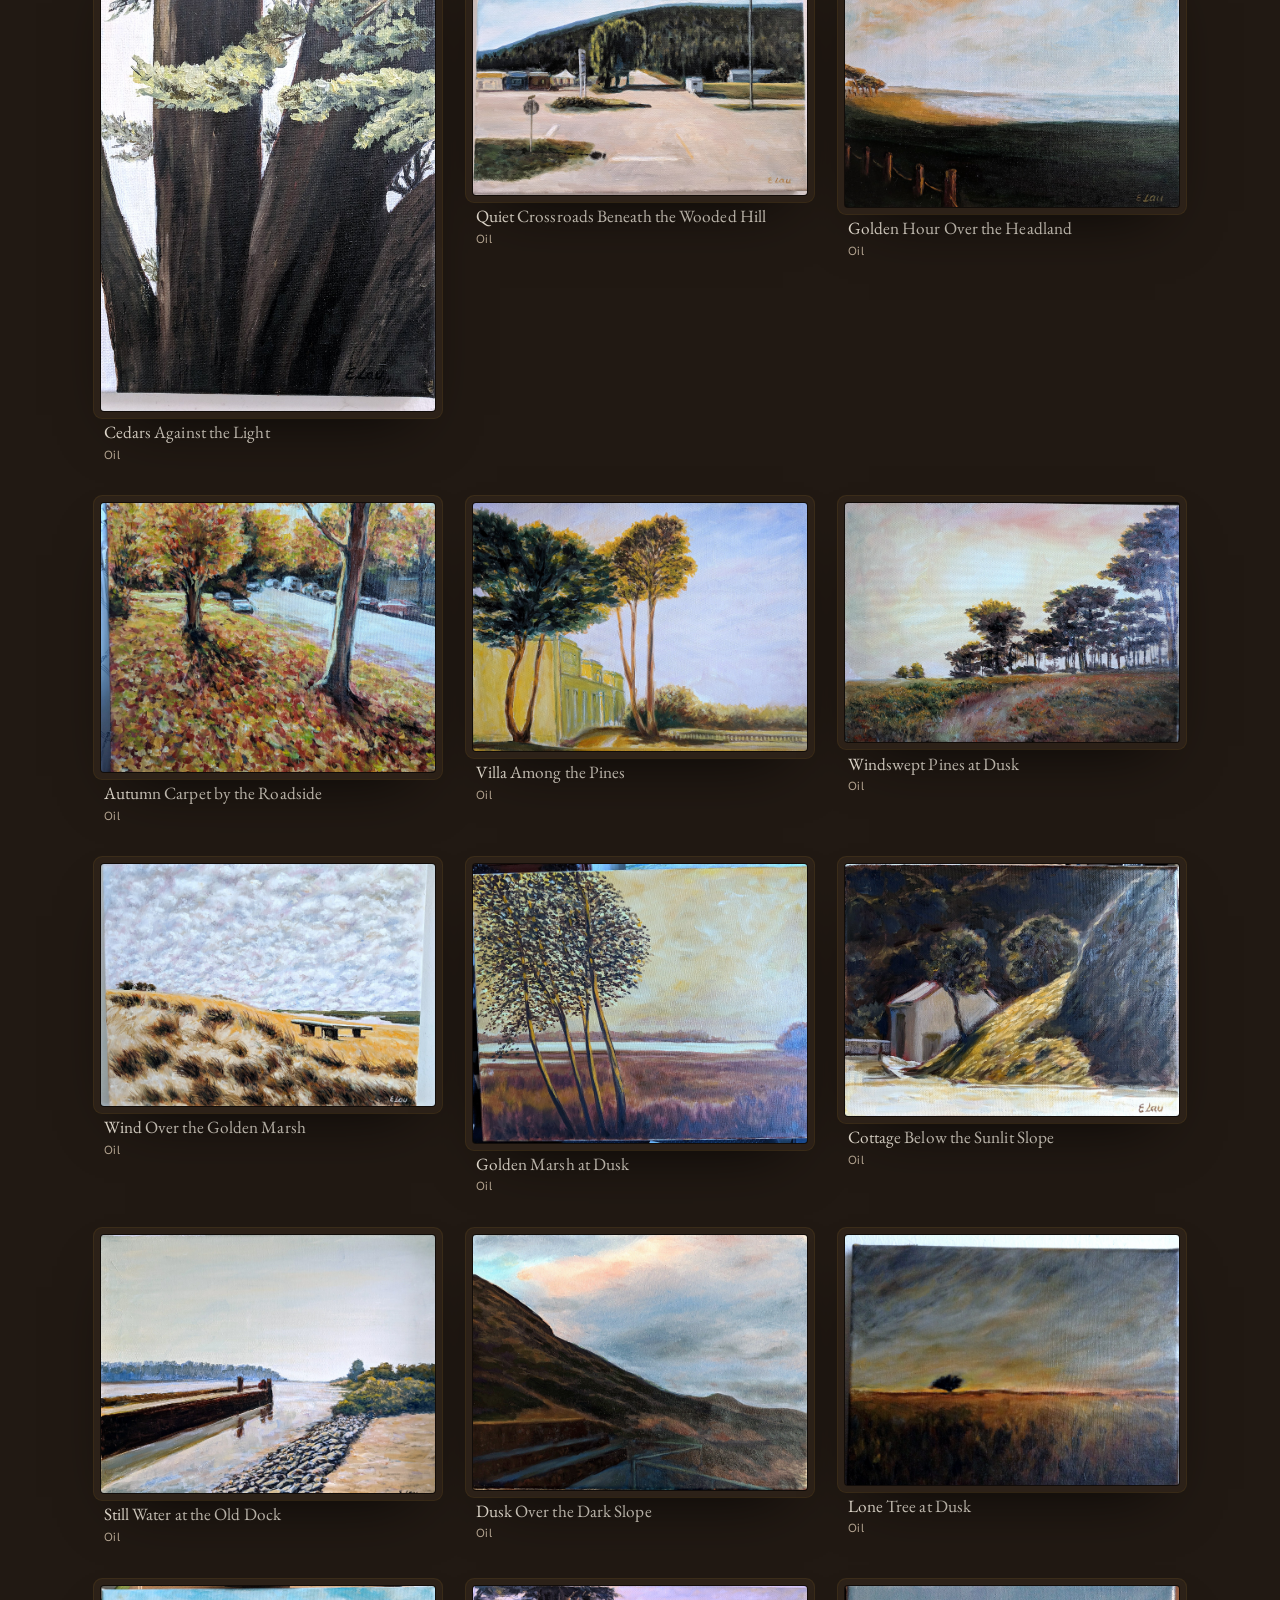
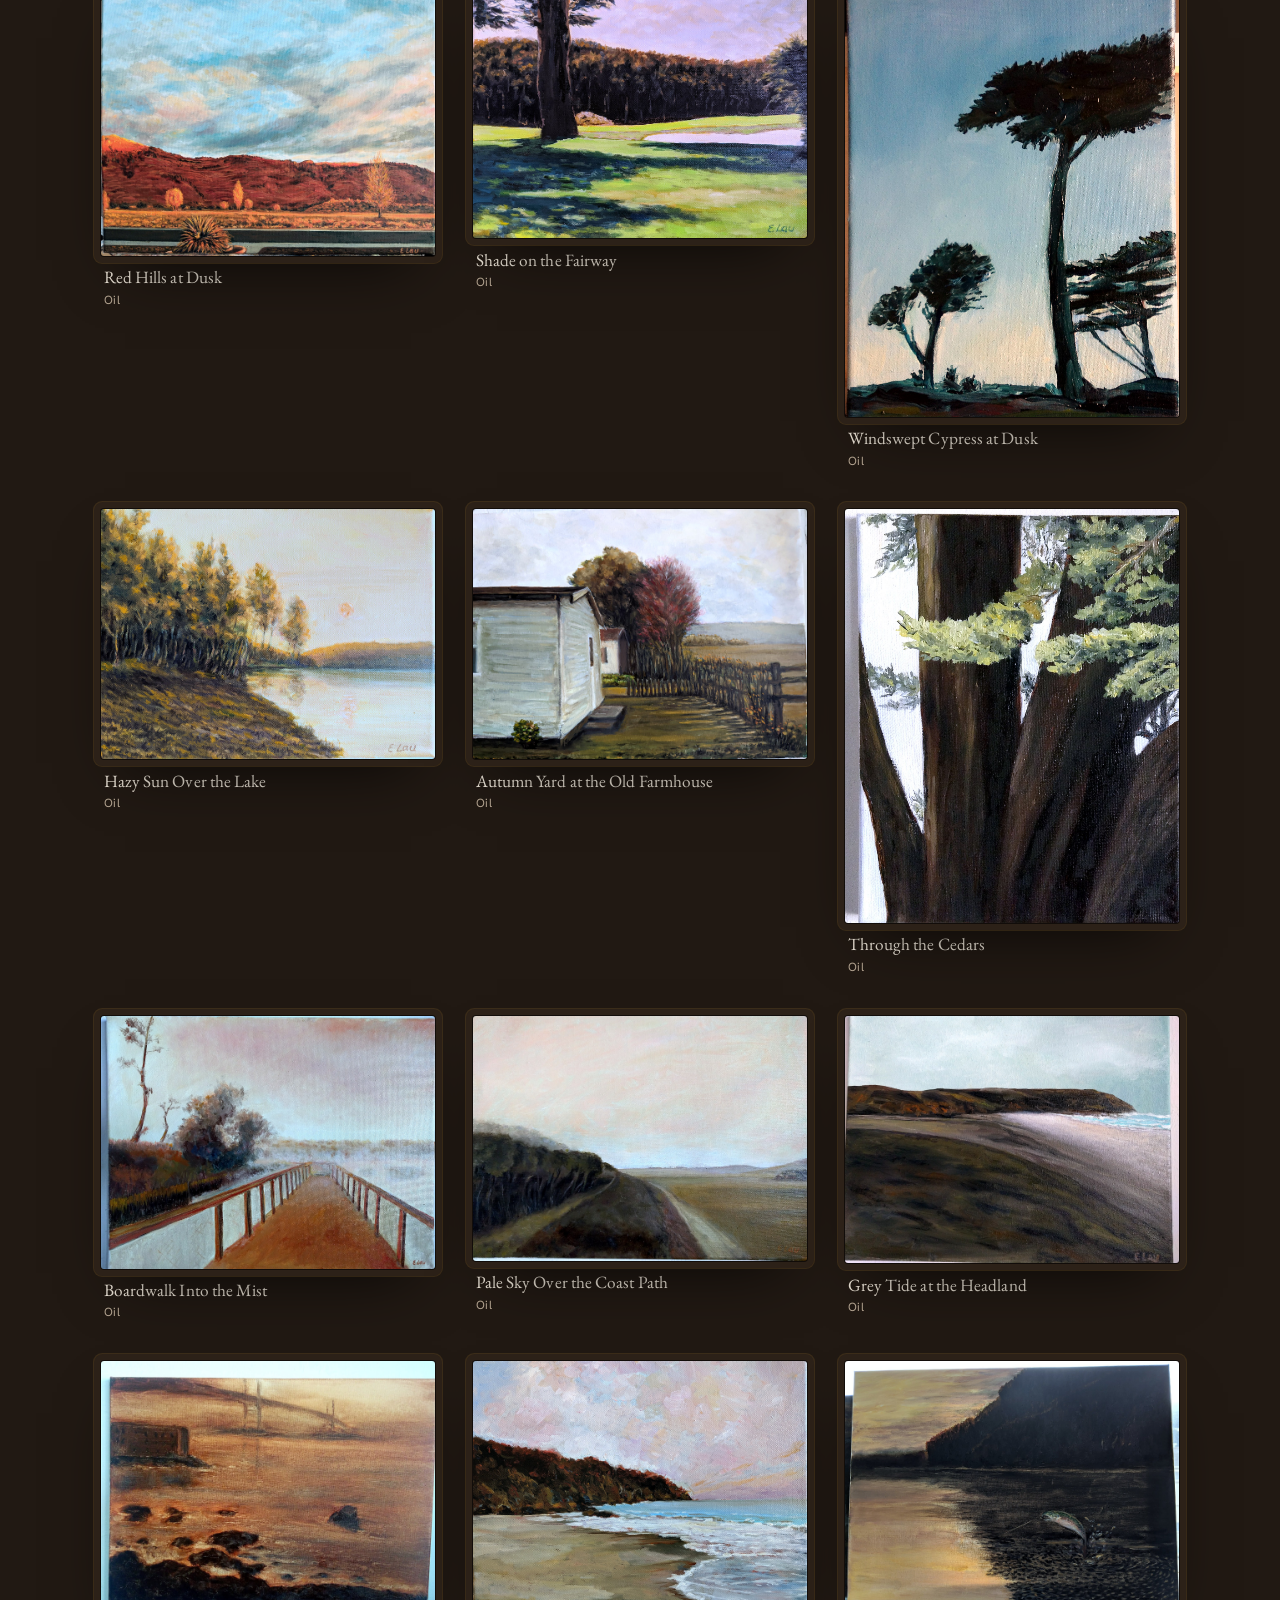
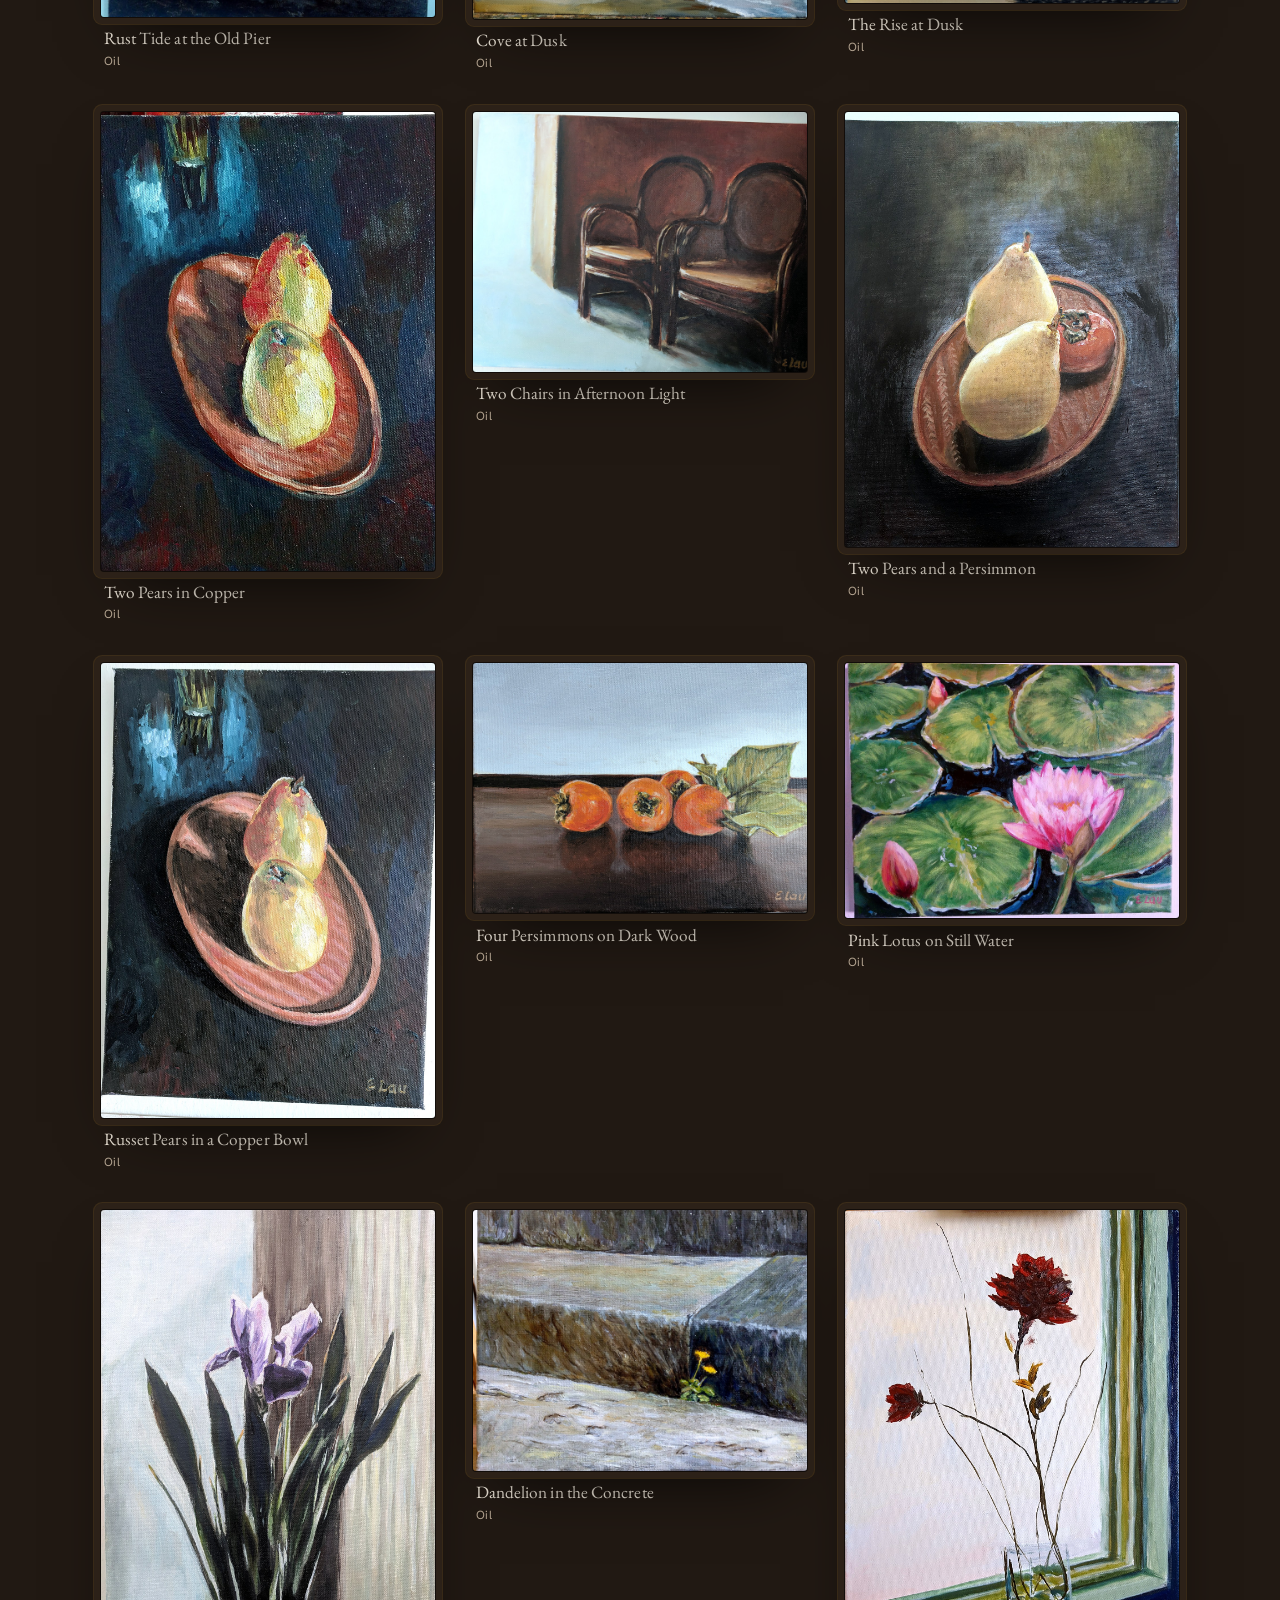
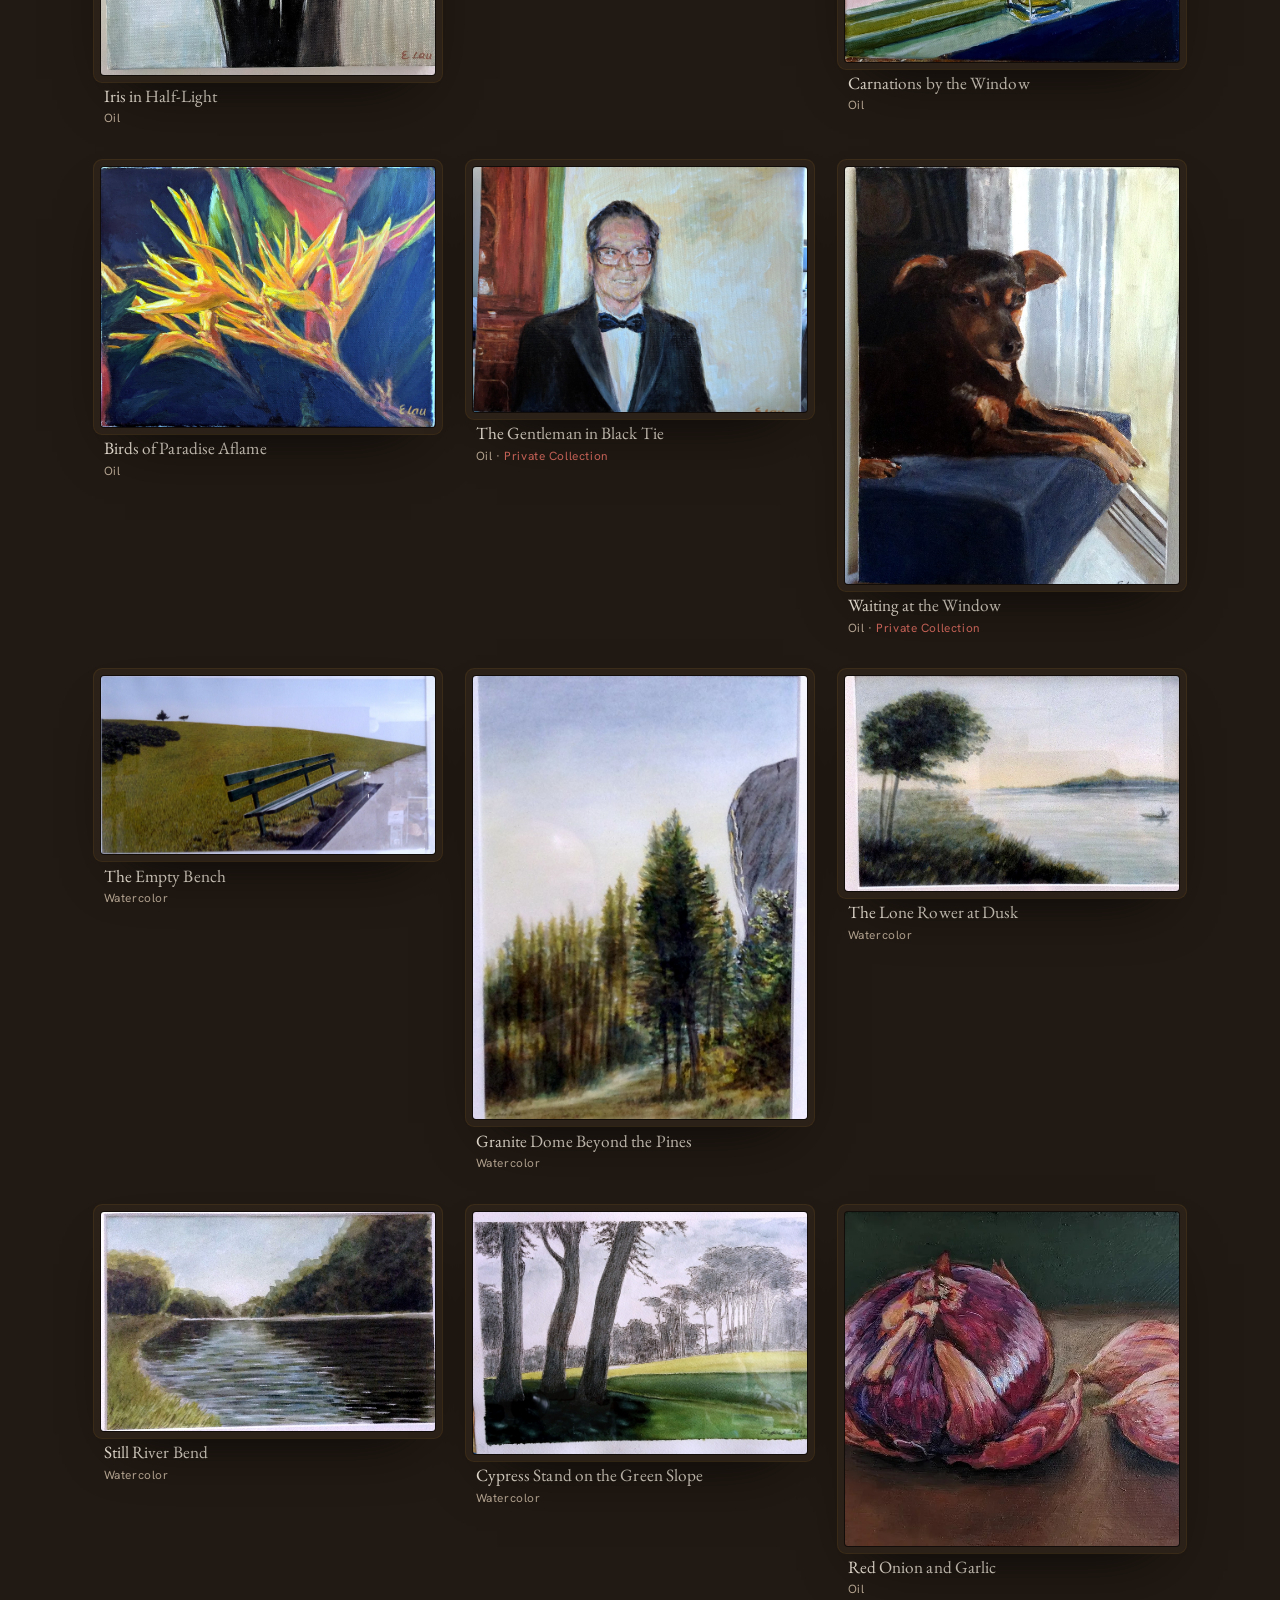
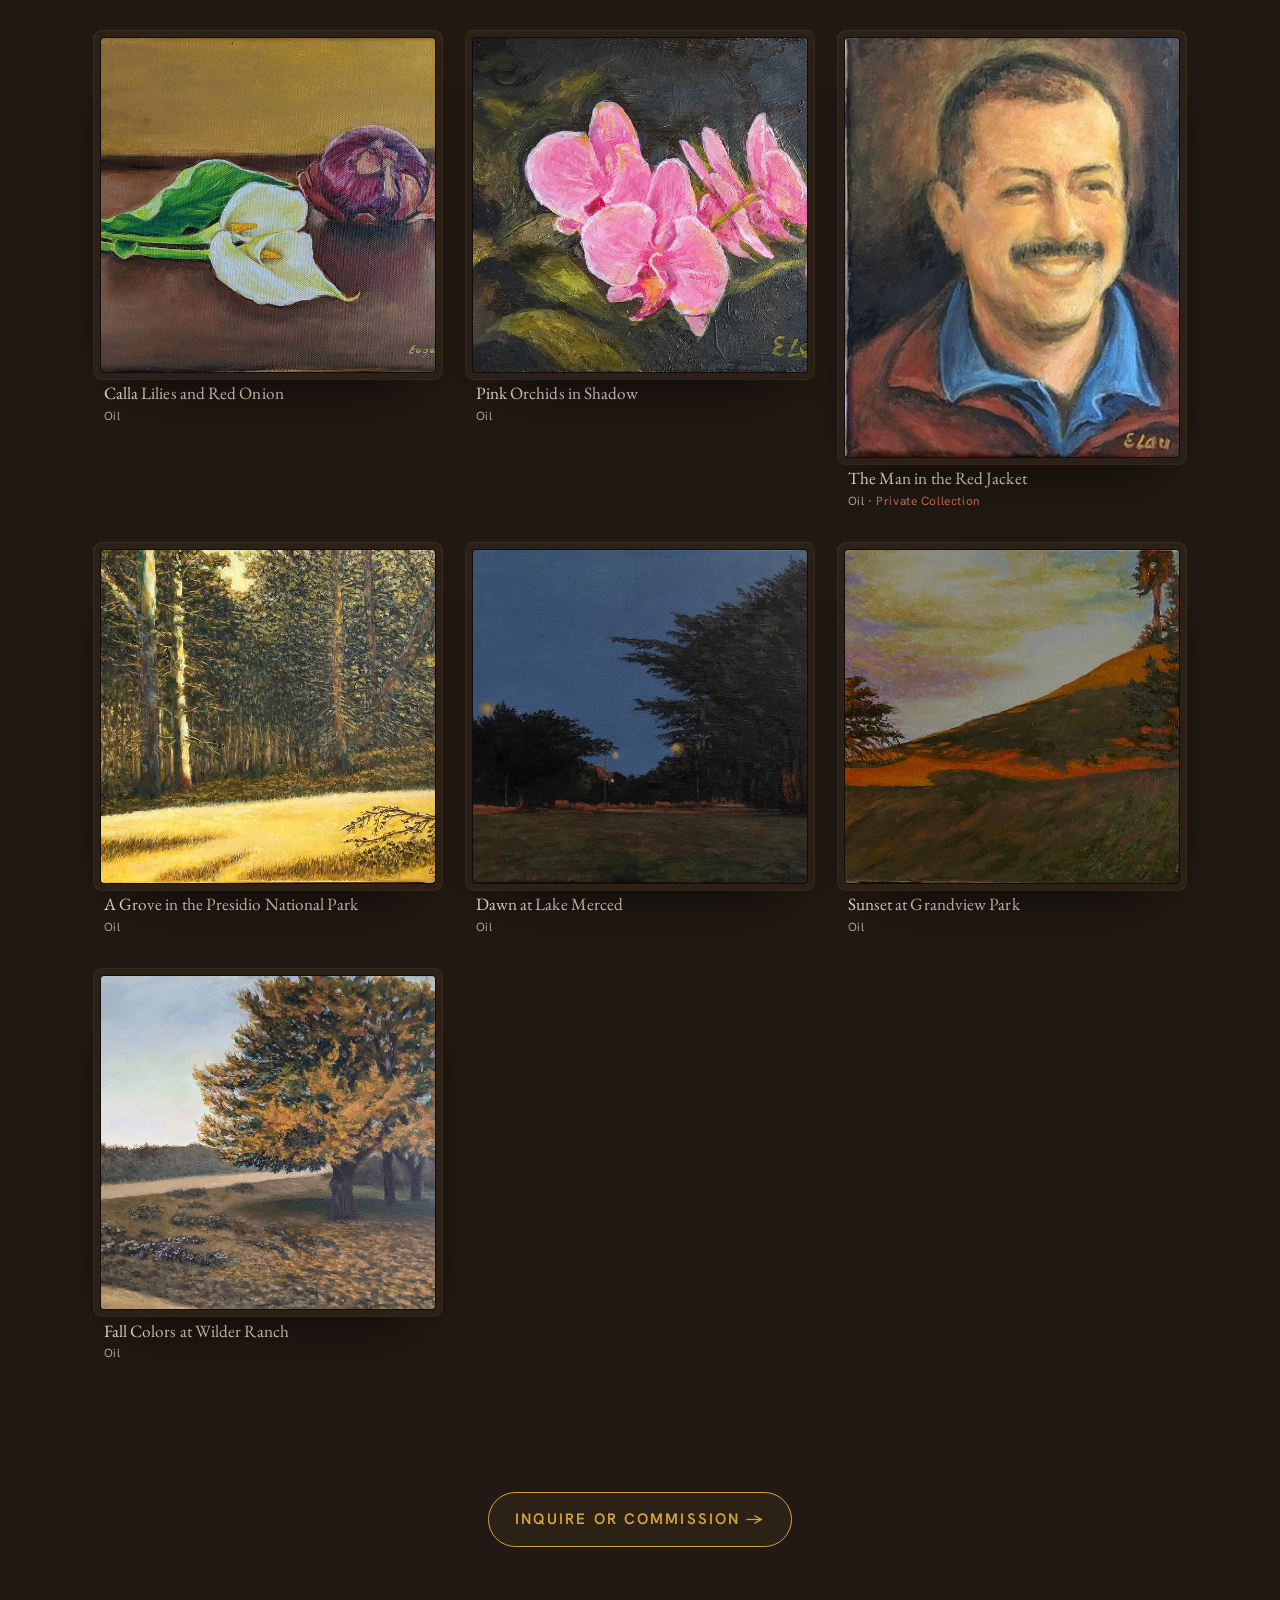
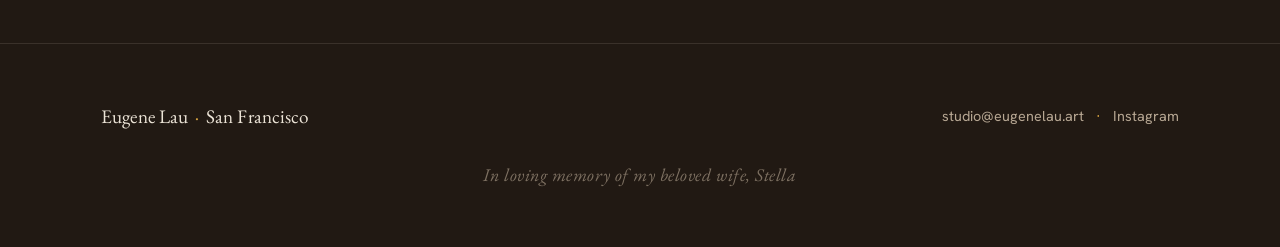
<file: catalog.html>
<!DOCTYPE html>
<html lang="en">
<head>
<meta charset="UTF-8" />
<meta name="viewport" content="width=device-width, initial-scale=1.0" />
<title>Catalog — Eugene Lau</title>
<meta name="description" content="The full collection of original oil and watercolor paintings by Eugene Lau, San Francisco." />
<link rel="preconnect" href="https://fonts.googleapis.com" />
<link rel="preconnect" href="https://fonts.gstatic.com" crossorigin />
<link href="https://fonts.googleapis.com/css2?family=EB+Garamond:ital,wght@0,400;0,500;0,600;1,400;1,500&family=Hanken+Grotesk:wght@300;400;500;600&display=swap" rel="stylesheet" />
<script>document.documentElement.classList.add('js');</script>
<link rel="stylesheet" href="styles.css" />
</head>
<body>
<canvas id="bg" aria-hidden="true"></canvas>
<a class="skip-link" href="#catalog">Skip to the catalog</a>
<header class="site-header" id="top">
  <div class="header-inner">
    <a class="wordmark" href="index.html" aria-label="Eugene Lau, home">Eugene&nbsp;Lau</a>
    <nav class="site-nav" aria-label="Primary">
      <a href="index.html#works">Works</a>
      <a href="catalog.html">Catalog</a>
      <a href="index.html#about">About</a>
      <a href="index.html#inquire" class="nav-cta">Inquire</a>
    </nav>
  </div>
</header>
<main>
  <div class="catalog-head">
    <h1 class="section-title">Catalog</h1>
    <p class="section-lede">79 original paintings &mdash; oil and watercolor, including private commissions. Each is one of a kind; prices on request. Write to the studio to inquire or commission.</p>
  </div>
  <div class="c-filter" role="group" aria-label="Filter by category">
<button class="is-active" data-filter="all">All</button>
<button data-filter="landscape">Landscapes</button>
<button data-filter="seascape">Seascapes</button>
<button data-filter="still-life">Still Life</button>
<button data-filter="floral">Florals</button>
<button data-filter="portrait">Portraits</button>
<button data-filter="animal">Animals</button>
<button data-filter="watercolor">Watercolor</button>
  </div>
  <div class="c-grid" id="catalog">
    <figure class="c-item" data-cat="landscape" data-medium="oil">
      <div class="frame frame--exact" style="aspect-ratio:1600/1237"><img src="assets/oil-1.jpg" alt="A misty marsh landscape where a line of slender trees along a low bank is mirrored in still pale water dotted with clumps of reeds, all rendered in soft muted greens and earthy tones." loading="lazy" /></div>
      <figcaption><span class="c-title">Stillwater Marsh at Dawn</span><span class="c-meta">Oil</span></figcaption>
    </figure>
    <figure class="c-item" data-cat="landscape" data-medium="oil">
      <div class="frame frame--exact" style="aspect-ratio:1600/1220"><img src="assets/oil-11.jpg" alt="A rugged alpine valley where sunlit tan-and-ochre ridges fall toward dark evergreen slopes, with snow-streaked peaks and a glinting river under a brooding gray sky." loading="lazy" /></div>
      <figcaption><span class="c-title">High Country Light</span><span class="c-meta">Oil</span></figcaption>
    </figure>
    <figure class="c-item" data-cat="landscape" data-medium="oil">
      <div class="frame frame--exact" style="aspect-ratio:1600/1175"><img src="assets/oil-13.jpg" alt="A misty hillside landscape at dawn, with a pale luminous sky behind a dark cluster of trees on the right and a lone slender tree on the left, the foreground sloping into shadowed brush and earth." loading="lazy" /></div>
      <figcaption><span class="c-title">Morning Haze on the Hillside</span><span class="c-meta">Oil</span></figcaption>
    </figure>
    <figure class="c-item" data-cat="landscape" data-medium="oil">
      <div class="frame frame--exact" style="aspect-ratio:1149/1600"><img src="assets/oil-14.jpg" alt="A quiet suburban street recedes between heavy dark shade trees toward a pale glowing sky, with a striped crosswalk crossing the foreground and faint buildings on the right." loading="lazy" /></div>
      <figcaption><span class="c-title">Crosswalk Beneath the Shade Trees</span><span class="c-meta">Oil</span></figcaption>
    </figure>
    <figure class="c-item" data-cat="landscape" data-medium="oil">
      <div class="frame frame--exact" style="aspect-ratio:1600/1188"><img src="assets/oil-15.jpg" alt="A sunlit hillside path curves past a low stone wall, framed by a large dark evergreen on the left, a bank of golden wildflowers below it, and rows of green trees beneath a soft blue sky." loading="lazy" /></div>
      <figcaption><span class="c-title">The Winding Path</span><span class="c-meta">Oil</span></figcaption>
    </figure>
    <figure class="c-item" data-cat="landscape" data-medium="oil">
      <div class="frame frame--exact" style="aspect-ratio:1600/1212"><img src="assets/oil-16.jpg" alt="A muted dusk landscape where a dark stand of trees lines a curving country path leading toward open golden fields, a distant farmhouse, and low hills beneath a soft pink and grey sky." loading="lazy" /></div>
      <figcaption><span class="c-title">Dusk Along the Tree Line</span><span class="c-meta">Oil</span></figcaption>
    </figure>
    <figure class="c-item" data-cat="landscape" data-medium="oil">
      <div class="frame frame--exact" style="aspect-ratio:1600/1219"><img src="assets/oil-17.jpg" alt="A massive silhouetted oak tree spreads against a deep blue twilight sky above a dark field, with a band of glowing rust and orange brush catching the last warm light at the horizon." loading="lazy" /></div>
      <figcaption><span class="c-title">Dusk Over the Great Oak</span><span class="c-meta">Oil</span></figcaption>
    </figure>
    <figure class="c-item" data-cat="landscape" data-medium="oil">
      <div class="frame frame--exact" style="aspect-ratio:1600/1293"><img src="assets/oil-18.jpg" alt="A moody marsh landscape where small wooden boats rest on a muddy tidal flat before a reflective stretch of water, with a golden field, dark hedgerow, and silhouetted trees beneath a cloudy gray sky." loading="lazy" /></div>
      <figcaption><span class="c-title">Low Tide at the Marsh Edge</span><span class="c-meta">Oil</span></figcaption>
    </figure>
    <figure class="c-item" data-cat="landscape" data-medium="oil">
      <div class="frame frame--exact" style="aspect-ratio:1600/1350"><img src="assets/oil-19.jpg" alt="A large dark tree looms over a rust-roofed farm building and a low shed beside an open dirt yard under a pale grey-blue sky, with long shadows stretching across the ground." loading="lazy" /></div>
      <figcaption><span class="c-title">The Quiet Yard at Dusk</span><span class="c-meta">Oil</span></figcaption>
    </figure>
    <figure class="c-item" data-cat="landscape" data-medium="oil">
      <div class="frame frame--exact" style="aspect-ratio:1600/1209"><img src="assets/oil-2.jpg" alt="A sunlit green mountain peak rises above misty grey clouds, with dark forested hills flanking a pale, winding river that snakes through the valley toward the viewer." loading="lazy" /></div>
      <figcaption><span class="c-title">Light on the Far Peak</span><span class="c-meta">Oil</span></figcaption>
    </figure>
    <figure class="c-item" data-cat="landscape" data-medium="oil">
      <div class="frame frame--exact" style="aspect-ratio:1600/1194"><img src="assets/oil-20.jpg" alt="A tranquil lake at dusk reflects a dark stand of trees, with golden amber hills and a glowing sky beyond and shadowy marsh grasses in the foreground." loading="lazy" /></div>
      <figcaption><span class="c-title">Still Water at Dusk</span><span class="c-meta">Oil</span></figcaption>
    </figure>
    <figure class="c-item" data-cat="landscape" data-medium="oil">
      <div class="frame frame--exact" style="aspect-ratio:1600/1152"><img src="assets/oil-22.jpg" alt="A forested mountain ridge at dusk where warm golden light strikes a pale granite dome and the autumn-tinted treetops, set against a soft pale blue sky." loading="lazy" /></div>
      <figcaption><span class="c-title">Last Light on the Granite Dome</span><span class="c-meta">Oil</span></figcaption>
    </figure>
    <figure class="c-item" data-cat="landscape" data-medium="oil">
      <div class="frame frame--exact" style="aspect-ratio:1600/1375"><img src="assets/oil-23.jpg" alt="A weathered wooden footbridge with a railed plank deck crosses a rocky embankment, set against a dense wall of dark evergreen pines with sunlit golden grass glowing to the right." loading="lazy" /></div>
      <figcaption><span class="c-title">Footbridge at the Pinewood</span><span class="c-meta">Oil</span></figcaption>
    </figure>
    <figure class="c-item" data-cat="landscape" data-medium="oil">
      <div class="frame frame--exact" style="aspect-ratio:1600/1200"><img src="assets/oil-25.jpg" alt="A rugged snow-capped mountain ridge of dark earthy browns rising against a pale, overcast grey-green sky, with windswept snow clinging to its upper slopes and shadowed foothills below." loading="lazy" /></div>
      <figcaption><span class="c-title">Snow Upon the Dark Ridge</span><span class="c-meta">Oil</span></figcaption>
    </figure>
    <figure class="c-item" data-cat="landscape" data-medium="oil">
      <div class="frame frame--exact" style="aspect-ratio:1600/1234"><img src="assets/oil-26.jpg" alt="A dark paved road curves through golden autumn hills under a warm amber sky, with rust-colored shrubs lining the slopes and a single dark tree on the right ridge." loading="lazy" /></div>
      <figcaption><span class="c-title">Country Road at Dusk</span><span class="c-meta">Oil</span></figcaption>
    </figure>
    <figure class="c-item" data-cat="landscape" data-medium="oil">
      <div class="frame frame--exact" style="aspect-ratio:1600/1200"><img src="assets/oil-27.jpg" alt="A slender bare autumn tree stands in a golden meadow before a dark wooded ridge, with glowing rust-colored trees to the right under a vast sky of restless gray clouds catching warm evening light." loading="lazy" /></div>
      <figcaption><span class="c-title">Autumn Light Beneath the Ridge</span><span class="c-meta">Oil</span></figcaption>
    </figure>
    <figure class="c-item" data-cat="landscape" data-medium="oil">
      <div class="frame frame--exact" style="aspect-ratio:1600/1200"><img src="assets/oil-28.jpg" alt="A dark stand of trees on a hillside silhouetted against a warm golden glow of late sunlight breaking through the foliage, with a single rounded tree to the right and a luminous amber path sweeping across the slope." loading="lazy" /></div>
      <figcaption><span class="c-title">Backlit Grove at Dusk</span><span class="c-meta">Oil</span></figcaption>
    </figure>
    <figure class="c-item" data-cat="landscape" data-medium="oil">
      <div class="frame frame--exact" style="aspect-ratio:1600/1200"><img src="assets/oil-3.jpg" alt="A russet and ochre hillside dotted with dark green trees descends toward a pale, hazy valley under a soft cream sky." loading="lazy" /></div>
      <figcaption><span class="c-title">Autumn Slope at Dusk</span><span class="c-meta">Oil</span></figcaption>
    </figure>
    <figure class="c-item" data-cat="landscape" data-medium="oil">
      <div class="frame frame--exact" style="aspect-ratio:1600/1225"><img src="assets/oil-31.jpg" alt="A lone roadside gas station canopy with glowing lights stands beneath a vast, turbulent sky streaked with pink and gold at dusk, flanked by autumn-lit trees and dark rolling hills." loading="lazy" /></div>
      <figcaption><span class="c-title">Filling Station at Dusk</span><span class="c-meta">Oil</span></figcaption>
    </figure>
    <figure class="c-item" data-cat="landscape" data-medium="oil">
      <div class="frame frame--exact" style="aspect-ratio:1600/1239"><img src="assets/oil-33.jpg" alt="A massive dark oak tree silhouetted against a fading blue twilight sky, rising above a low band of shrubs and a strip of glowing rust-colored grass beside a dim field." loading="lazy" /></div>
      <figcaption><span class="c-title">The Old Oak at Twilight</span><span class="c-meta">Oil</span></figcaption>
    </figure>
    <figure class="c-item" data-cat="landscape" data-medium="oil">
      <div class="frame frame--exact" style="aspect-ratio:1600/1212"><img src="assets/oil-34.jpg" alt="A bare-branched tree stands in a golden autumn meadow before a wooded ridge of dark hills, beneath a broad sky streaked with grey and amber clouds catching the last warm light." loading="lazy" /></div>
      <figcaption><span class="c-title">Last Light Over the Dark Hills</span><span class="c-meta">Oil</span></figcaption>
    </figure>
    <figure class="c-item" data-cat="landscape" data-medium="oil">
      <div class="frame frame--exact" style="aspect-ratio:1600/1213"><img src="assets/oil-35.jpg" alt="A dark winding road curves through warm golden-amber hills under a glowing yellow sky, flanked by dusky rose-tinted shrubs and a lone shadowy tree on the right ridge." loading="lazy" /></div>
      <figcaption><span class="c-title">The Road Through Golden Hills</span><span class="c-meta">Oil</span></figcaption>
    </figure>
    <figure class="c-item" data-cat="landscape" data-medium="oil">
      <div class="frame frame--exact" style="aspect-ratio:1212/1600"><img src="assets/oil-36.jpg" alt="A wide twilight sky glowing in peach, coral, and lavender hues spreads above a dark silhouetted hillside and a dense, shadowed shrub in the foreground." loading="lazy" /></div>
      <figcaption><span class="c-title">Dusk Over the Thicket</span><span class="c-meta">Oil</span></figcaption>
    </figure>
    <figure class="c-item" data-cat="landscape" data-medium="oil">
      <div class="frame frame--exact" style="aspect-ratio:1600/1200"><img src="assets/oil-37.jpg" alt="A wooded hillside with a red dirt path and dark green brush descends into a broad green valley beneath a soft, hazy pink sky." loading="lazy" /></div>
      <figcaption><span class="c-title">Pink Sky Over the Valley Trail</span><span class="c-meta">Oil</span></figcaption>
    </figure>
    <figure class="c-item" data-cat="landscape" data-medium="oil">
      <div class="frame frame--exact" style="aspect-ratio:1187/1600"><img src="assets/oil-38.jpg" alt="A misty coastal landscape at dawn where fog drifts over dark forested hills, a pale pink and gold sky glows on the horizon, and a stone arched bridge spans a shadowed ravine in the foreground." loading="lazy" /></div>
      <figcaption><span class="c-title">Mist Over the Coastal Bridge</span><span class="c-meta">Oil</span></figcaption>
    </figure>
    <figure class="c-item" data-cat="landscape" data-medium="oil">
      <div class="frame frame--exact" style="aspect-ratio:1600/1193"><img src="assets/oil-39.jpg" alt="A moody twilight landscape where pale mist rolls over distant snow-streaked mountains above shadowed evergreen forests and a dark valley, beneath a soft grey sky touched with faint orange light." loading="lazy" /></div>
      <figcaption><span class="c-title">Mist Over the Dark Valley</span><span class="c-meta">Oil</span></figcaption>
    </figure>
    <figure class="c-item" data-cat="landscape" data-medium="oil">
      <div class="frame frame--exact" style="aspect-ratio:1600/1291"><img src="assets/oil-4.jpg" alt="An empty two-lane highway curves into a hazy horizon at dusk, flanked by dark wooded hills and an autumn-toned roadside under a soft gray sky." loading="lazy" /></div>
      <figcaption><span class="c-title">Highway at Dusk</span><span class="c-meta">Oil</span></figcaption>
    </figure>
    <figure class="c-item" data-cat="landscape" data-medium="oil">
      <div class="frame frame--exact" style="aspect-ratio:1600/1200"><img src="assets/oil-40.jpg" alt="A brooding moorland landscape with a dark stand of slender birches at the left, rolling olive-brown fields sweeping toward a distant pale pond, all beneath a soft overcast grey sky." loading="lazy" /></div>
      <figcaption><span class="c-title">Marshland Under a Pale Sky</span><span class="c-meta">Oil</span></figcaption>
    </figure>
    <figure class="c-item" data-cat="landscape" data-medium="oil">
      <div class="frame frame--exact" style="aspect-ratio:1600/1200"><img src="assets/oil-41.jpg" alt="A steep hillside textured with rust, ochre, and olive brushstrokes descends toward a pale sandy path under a warm pink and amber sunset sky, with small dark shrubs dotting the ridge." loading="lazy" /></div>
      <figcaption><span class="c-title">Autumn Hillside at Dusk</span><span class="c-meta">Oil</span></figcaption>
    </figure>
    <figure class="c-item" data-cat="landscape" data-medium="oil">
      <div class="frame frame--exact" style="aspect-ratio:1124/1600"><img src="assets/oil-42.jpg" alt="A single broad green tree stands alone on a flat green field beneath a blue sky, with a low band of white clouds stretching across the horizon behind it." loading="lazy" /></div>
      <figcaption><span class="c-title">The Solitary Tree</span><span class="c-meta">Oil</span></figcaption>
    </figure>
    <figure class="c-item" data-cat="landscape" data-medium="oil">
      <div class="frame frame--exact" style="aspect-ratio:1162/1600"><img src="assets/oil-43.jpg" alt="A close-up of dark cedar trunks rising vertically, draped with clusters of pale green foliage, set against a bright off-white sky." loading="lazy" /></div>
      <figcaption><span class="c-title">Cedars Against the Light</span><span class="c-meta">Oil</span></figcaption>
    </figure>
    <figure class="c-item" data-cat="landscape" data-medium="oil">
      <div class="frame frame--exact" style="aspect-ratio:1600/1168"><img src="assets/oil-45.jpg" alt="A deserted roadside lot of pale asphalt stretches before a dark forested hillside, with low buildings, a tall willow, a utility pole, and a small road sign under a clear blue sky." loading="lazy" /></div>
      <figcaption><span class="c-title">Quiet Crossroads Beneath the Wooded Hill</span><span class="c-meta">Oil</span></figcaption>
    </figure>
    <figure class="c-item" data-cat="landscape" data-medium="oil">
      <div class="frame frame--exact" style="aspect-ratio:1600/1226"><img src="assets/oil-46.jpg" alt="A warm coastal landscape at golden hour, with a cluster of windswept trees on a bluff above a pale shoreline, a dark grassy foreground edged by a wooden post-and-rope fence, beneath a glowing amber and soft blue sky." loading="lazy" /></div>
      <figcaption><span class="c-title">Golden Hour Over the Headland</span><span class="c-meta">Oil</span></figcaption>
    </figure>
    <figure class="c-item" data-cat="landscape" data-medium="oil">
      <div class="frame frame--exact" style="aspect-ratio:1600/1288"><img src="assets/oil-47.jpg" alt="An impressionistic oil painting of an autumn scene where trees in fiery orange and gold foliage line a quiet road, their long shadows stretching across a ground thickly carpeted with fallen red and yellow leaves, with parked cars and a fence visible in the distance." loading="lazy" /></div>
      <figcaption><span class="c-title">Autumn Carpet by the Roadside</span><span class="c-meta">Oil</span></figcaption>
    </figure>
    <figure class="c-item" data-cat="landscape" data-medium="oil">
      <div class="frame frame--exact" style="aspect-ratio:1600/1187"><img src="assets/oil-49.jpg" alt="Tall slender pines cast long shadows beside a sunlit ochre villa under a pale blue Mediterranean sky, with a hedgerow stretching toward the horizon." loading="lazy" /></div>
      <figcaption><span class="c-title">Villa Among the Pines</span><span class="c-meta">Oil</span></figcaption>
    </figure>
    <figure class="c-item" data-cat="landscape" data-medium="oil">
      <div class="frame frame--exact" style="aspect-ratio:1600/1147"><img src="assets/oil-50.jpg" alt="A row of windswept pines crowns a rust-and-gold heathland slope under a glowing peach and rose sunset sky, with a faint path winding through the brush." loading="lazy" /></div>
      <figcaption><span class="c-title">Windswept Pines at Dusk</span><span class="c-meta">Oil</span></figcaption>
    </figure>
    <figure class="c-item" data-cat="landscape" data-medium="oil">
      <div class="frame frame--exact" style="aspect-ratio:1600/1159"><img src="assets/oil-52.jpg" alt="A windswept landscape of golden grasses bending across rolling dunes beneath a vast mottled sky of grey and white clouds, with a low wooden shelter and a glint of distant water and marsh on the horizon." loading="lazy" /></div>
      <figcaption><span class="c-title">Wind Over the Golden Marsh</span><span class="c-meta">Oil</span></figcaption>
    </figure>
    <figure class="c-item" data-cat="landscape" data-medium="oil">
      <div class="frame frame--exact" style="aspect-ratio:1600/1334"><img src="assets/oil-53.jpg" alt="A cluster of slender autumn trees with golden foliage rises along the left edge of a warm, amber-toned marshland, their reflections falling across a still ribbon of water beneath a glowing sunset sky." loading="lazy" /></div>
      <figcaption><span class="c-title">Golden Marsh at Dusk</span><span class="c-meta">Oil</span></figcaption>
    </figure>
    <figure class="c-item" data-cat="landscape" data-medium="oil">
      <div class="frame frame--exact" style="aspect-ratio:1600/1207"><img src="assets/oil-54.jpg" alt="A small pale cottage with a red-tinged roof nestles among dark trees at the base of a steep, golden sunlit hillside under deep shadow." loading="lazy" /></div>
      <figcaption><span class="c-title">Cottage Below the Sunlit Slope</span><span class="c-meta">Oil</span></figcaption>
    </figure>
    <figure class="c-item" data-cat="landscape" data-medium="oil">
      <div class="frame frame--exact" style="aspect-ratio:1600/1238"><img src="assets/oil-55.jpg" alt="A weathered wooden dock juts into a calm, pale river that mirrors a hazy sky, with a rocky riprap shoreline and sunlit scrub leading toward a distant blue tree line." loading="lazy" /></div>
      <figcaption><span class="c-title">Still Water at the Old Dock</span><span class="c-meta">Oil</span></figcaption>
    </figure>
    <figure class="c-item" data-cat="landscape" data-medium="oil">
      <div class="frame frame--exact" style="aspect-ratio:1600/1220"><img src="assets/oil-58.jpg" alt="A shadowed mountainside descends toward a fenced path under a dusky blue sky streaked with soft pink clouds at twilight." loading="lazy" /></div>
      <figcaption><span class="c-title">Dusk Over the Dark Slope</span><span class="c-meta">Oil</span></figcaption>
    </figure>
    <figure class="c-item" data-cat="landscape" data-medium="oil">
      <div class="frame frame--exact" style="aspect-ratio:1600/1196"><img src="assets/oil-6.jpg" alt="A solitary dark tree stands on a golden prairie horizon beneath a brooding gray sky streaked with warm sunset light." loading="lazy" /></div>
      <figcaption><span class="c-title">Lone Tree at Dusk</span><span class="c-meta">Oil</span></figcaption>
    </figure>
    <figure class="c-item" data-cat="landscape" data-medium="oil">
      <div class="frame frame--exact" style="aspect-ratio:1600/1296"><img src="assets/oil-60.jpg" alt="Rust-red desert hills glow under a vast pale blue sky streaked with soft clouds, with golden autumn trees and dry grassland in the foreground and a slender bare tree standing at right." loading="lazy" /></div>
      <figcaption><span class="c-title">Red Hills at Dusk</span><span class="c-meta">Oil</span></figcaption>
    </figure>
    <figure class="c-item" data-cat="landscape" data-medium="oil">
      <div class="frame frame--exact" style="aspect-ratio:1600/1211"><img src="assets/oil-61.jpg" alt="A tall dark tree casts a long shadow across a sunlit green fairway, with a pale sand bunker to the right and a dense, shadowed treeline beneath a soft golden sky." loading="lazy" /></div>
      <figcaption><span class="c-title">Shade on the Fairway</span><span class="c-meta">Oil</span></figcaption>
    </figure>
    <figure class="c-item" data-cat="landscape" data-medium="oil">
      <div class="frame frame--exact" style="aspect-ratio:1239/1600"><img src="assets/oil-63.jpg" alt="Silhouetted dark cypress trees, one tall and several smaller, lean in the wind against a luminous blue twilight sky over a low shadowed ridge." loading="lazy" /></div>
      <figcaption><span class="c-title">Windswept Cypress at Dusk</span><span class="c-meta">Oil</span></figcaption>
    </figure>
    <figure class="c-item" data-cat="landscape" data-medium="oil">
      <div class="frame frame--exact" style="aspect-ratio:1600/1200"><img src="assets/oil-65.jpg" alt="A line of tall trees on a sloping bank edges a calm golden lake at dusk, with a soft hazy sun low over distant hills reflecting on the still water." loading="lazy" /></div>
      <figcaption><span class="c-title">Hazy Sun Over the Lake</span><span class="c-meta">Oil</span></figcaption>
    </figure>
    <figure class="c-item" data-cat="landscape" data-medium="oil">
      <div class="frame frame--exact" style="aspect-ratio:1600/1200"><img src="assets/oil-66.jpg" alt="A rural scene of a weathered white clapboard farmhouse beside a rustic wooden fence, with a fiery red autumn tree and a golden-leafed tree against a soft overcast sky over open fields." loading="lazy" /></div>
      <figcaption><span class="c-title">Autumn Yard at the Old Farmhouse</span><span class="c-meta">Oil</span></figcaption>
    </figure>
    <figure class="c-item" data-cat="landscape" data-medium="oil">
      <div class="frame frame--exact" style="aspect-ratio:1290/1600"><img src="assets/oil-7.jpg" alt="Looking up the dark, rugged trunks of towering evergreen trees, their bark in deep browns, with tufts of sunlit yellow-green foliage against a bright white sky." loading="lazy" /></div>
      <figcaption><span class="c-title">Through the Cedars</span><span class="c-meta">Oil</span></figcaption>
    </figure>
    <figure class="c-item" data-cat="landscape" data-medium="oil">
      <div class="frame frame--exact" style="aspect-ratio:1600/1213"><img src="assets/oil-8.jpg" alt="A wooden railed boardwalk recedes into pale rose-colored mist over still water, flanked by autumn-toned shrubs and slender bare trees under a soft pink sky." loading="lazy" /></div>
      <figcaption><span class="c-title">Boardwalk Into the Mist</span><span class="c-meta">Oil</span></figcaption>
    </figure>
    <figure class="c-item" data-cat="landscape" data-medium="oil">
      <div class="frame frame--exact" style="aspect-ratio:1600/1178"><img src="assets/oil-9.jpg" alt="A muted dusk landscape where a pale rose sky arches over a dark stand of windswept trees and a sandy path curving along a ridge toward distant hazy hills and golden plains." loading="lazy" /></div>
      <figcaption><span class="c-title">Pale Sky Over the Coast Path</span><span class="c-meta">Oil</span></figcaption>
    </figure>
    <figure class="c-item" data-cat="seascape" data-medium="oil">
      <div class="frame frame--exact" style="aspect-ratio:1600/1188"><img src="assets/oil-10.jpg" alt="A muted coastal scene where pale surf breaks against a dark rocky headland beneath an overcast green-grey sky, with a wide expanse of damp sand and tidal flats sweeping into the foreground." loading="lazy" /></div>
      <figcaption><span class="c-title">Grey Tide at the Headland</span><span class="c-meta">Oil</span></figcaption>
    </figure>
    <figure class="c-item" data-cat="seascape" data-medium="oil">
      <div class="frame frame--exact" style="aspect-ratio:1600/1227"><img src="assets/oil-24.jpg" alt="A moody monochromatic seascape in warm rust and sepia tones, with dark rocky shoals in the foreground, a low stone structure on the left bank, and faint masts or pilings rising from a hazy distant shore." loading="lazy" /></div>
      <figcaption><span class="c-title">Rust Tide at the Old Pier</span><span class="c-meta">Oil</span></figcaption>
    </figure>
    <figure class="c-item" data-cat="seascape" data-medium="oil">
      <div class="frame frame--exact" style="aspect-ratio:1600/1237"><img src="assets/oil-51.jpg" alt="A quiet beach cove at dusk where gentle waves curl onto pale sand beneath a dark rocky headland, all under a soft pink and lavender sky touched with golden light near the horizon." loading="lazy" /></div>
      <figcaption><span class="c-title">Cove at Dusk</span><span class="c-meta">Oil</span></figcaption>
    </figure>
    <figure class="c-item" data-cat="seascape" data-medium="oil">
      <div class="frame frame--exact" style="aspect-ratio:1600/1160"><img src="assets/oil-56.jpg" alt="A trout leaps from dark, glassy water at dusk, breaking the surface in a spray as a forested headland looms against a glowing amber sunset sky." loading="lazy" /></div>
      <figcaption><span class="c-title">The Rise at Dusk</span><span class="c-meta">Oil</span></figcaption>
    </figure>
    <figure class="c-item" data-cat="still-life" data-medium="oil">
      <div class="frame frame--exact" style="aspect-ratio:1163/1600"><img src="assets/oil-12.jpg" alt="Two ripe yellow-and-blush pears nestled in a warm copper dish against a deep teal and shadowed background, painted in loose impasto strokes." loading="lazy" /></div>
      <figcaption><span class="c-title">Two Pears in Copper</span><span class="c-meta">Oil</span></figcaption>
    </figure>
    <figure class="c-item" data-cat="still-life" data-medium="oil">
      <div class="frame frame--exact" style="aspect-ratio:1600/1249"><img src="assets/oil-29.jpg" alt="Two round-backed bentwood chairs with woven seats rest against a deep reddish-brown wall, while pale blue light from an unseen window spills across the floor beside them." loading="lazy" /></div>
      <figcaption><span class="c-title">Two Chairs in Afternoon Light</span><span class="c-meta">Oil</span></figcaption>
    </figure>
    <figure class="c-item" data-cat="still-life" data-medium="oil">
      <div class="frame frame--exact" style="aspect-ratio:1226/1600"><img src="assets/oil-30.jpg" alt="Two pale yellow pears and a ripe persimmon rest on a terracotta dish against a dark, moody background." loading="lazy" /></div>
      <figcaption><span class="c-title">Two Pears and a Persimmon</span><span class="c-meta">Oil</span></figcaption>
    </figure>
    <figure class="c-item" data-cat="still-life" data-medium="oil">
      <div class="frame frame--exact" style="aspect-ratio:1174/1600"><img src="assets/oil-32.jpg" alt="Two ripe yellow-and-russet pears rest in a warm copper-pink bowl, glowing against a deep teal and near-black background." loading="lazy" /></div>
      <figcaption><span class="c-title">Russet Pears in a Copper Bowl</span><span class="c-meta">Oil</span></figcaption>
    </figure>
    <figure class="c-item" data-cat="still-life" data-medium="oil">
      <div class="frame frame--exact" style="aspect-ratio:1600/1200"><img src="assets/oil-64.jpg" alt="Four ripe orange persimmons with a leafy stem rest in a row on a glossy dark wood table against a pale gray background, their warm reflections glowing on the polished surface." loading="lazy" /></div>
      <figcaption><span class="c-title">Four Persimmons on Dark Wood</span><span class="c-meta">Oil</span></figcaption>
    </figure>
    <figure class="c-item" data-cat="floral" data-medium="oil">
      <div class="frame frame--exact" style="aspect-ratio:1600/1224"><img src="assets/oil-21.jpg" alt="A blooming pink water lily and its emerging buds rest among broad green lily pads floating on dark, still pond water." loading="lazy" /></div>
      <figcaption><span class="c-title">Pink Lotus on Still Water</span><span class="c-meta">Oil</span></figcaption>
    </figure>
    <figure class="c-item" data-cat="floral" data-medium="oil">
      <div class="frame frame--exact" style="aspect-ratio:1150/1600"><img src="assets/oil-44.jpg" alt="A purple iris with two blooms rises on tall dark green blade-like leaves against a vertical background split between cool pale blue and warm striated brown." loading="lazy" /></div>
      <figcaption><span class="c-title">Iris in Half-Light</span><span class="c-meta">Oil</span></figcaption>
    </figure>
    <figure class="c-item" data-cat="floral" data-medium="oil">
      <div class="frame frame--exact" style="aspect-ratio:1600/1249"><img src="assets/oil-5.jpg" alt="A single bright yellow dandelion blooms from the shadowed crack where weathered grey concrete steps and a curb meet, its green leaves splayed against the rough pavement." loading="lazy" /></div>
      <figcaption><span class="c-title">Dandelion in the Concrete</span><span class="c-meta">Oil</span></figcaption>
    </figure>
    <figure class="c-item" data-cat="floral" data-medium="oil">
      <div class="frame frame--exact" style="aspect-ratio:1183/1600"><img src="assets/oil-57.jpg" alt="Two deep crimson carnations on slender stems with golden leaves rise from a small clear glass of water on a green windowsill, set against a soft pale wall." loading="lazy" /></div>
      <figcaption><span class="c-title">Carnations by the Window</span><span class="c-meta">Oil</span></figcaption>
    </figure>
    <figure class="c-item" data-cat="floral" data-medium="oil">
      <div class="frame frame--exact" style="aspect-ratio:1600/1248"><img src="assets/oil-59.jpg" alt="Vivid orange and yellow bird-of-paradise blooms blaze against dark green foliage and a deep crimson backdrop, their spiky petals catching warm light." loading="lazy" /></div>
      <figcaption><span class="c-title">Birds of Paradise Aflame</span><span class="c-meta">Oil</span></figcaption>
    </figure>
    <figure class="c-item" data-cat="portrait" data-medium="oil">
      <div class="frame frame--exact" style="aspect-ratio:1600/1175"><img src="assets/oil-48.jpg" alt="An oil portrait of a silver-haired elderly man in glasses, wearing a black tuxedo and bow tie, smiling gently before a warm cream wall and a deep red curtain." loading="lazy" /></div>
      <figcaption><span class="c-title">The Gentleman in Black Tie</span><span class="c-meta">Oil &middot; <span class="c-sold">Private collection</span></span></figcaption>
    </figure>
    <figure class="c-item" data-cat="animal" data-medium="oil">
      <div class="frame frame--exact" style="aspect-ratio:1281/1600"><img src="assets/oil-62.jpg" alt="A black-and-tan dog rests its paws on a blue cushioned sofa back, gazing wistfully out a bright window with vertical light streaming across the pane." loading="lazy" /></div>
      <figcaption><span class="c-title">Waiting at the Window</span><span class="c-meta">Oil &middot; <span class="c-sold">Private collection</span></span></figcaption>
    </figure>
    <figure class="c-item" data-cat="landscape" data-medium="watercolor">
      <div class="frame frame--exact" style="aspect-ratio:1600/854"><img src="assets/wc-1.jpg" alt="An empty weathered green park bench sits beside a paved path at the foot of a sunlit grassy hillside, with shrubs and two small trees breaking the horizon under a pale sky." loading="lazy" /></div>
      <figcaption><span class="c-title">The Empty Bench</span><span class="c-meta">Watercolor</span></figcaption>
    </figure>
    <figure class="c-item" data-cat="landscape" data-medium="watercolor">
      <div class="frame frame--exact" style="aspect-ratio:799/1061"><img src="assets/wc-2.jpg" alt="A watercolor of tall evergreen and golden pines edging a sunlit meadow, with a massive smooth granite dome rising into a soft pale sky behind them." loading="lazy" /></div>
      <figcaption><span class="c-title">Granite Dome Beyond the Pines</span><span class="c-meta">Watercolor</span></figcaption>
    </figure>
    <figure class="c-item" data-cat="landscape" data-medium="watercolor">
      <div class="frame frame--exact" style="aspect-ratio:1322/851"><img src="assets/wc-3.jpg" alt="A tranquil watercolor of a calm lake at dusk, with a slender tree on a grassy shore at left, a distant peaked hill across the water, and a lone figure rowing a small boat." loading="lazy" /></div>
      <figcaption><span class="c-title">The Lone Rower at Dusk</span><span class="c-meta">Watercolor</span></figcaption>
    </figure>
    <figure class="c-item" data-cat="landscape" data-medium="watercolor">
      <div class="frame frame--exact" style="aspect-ratio:1195/784"><img src="assets/wc-4.jpg" alt="A calm river winds between wooded hillsides under a pale sky, its dark water rippling past a grassy bank in the foreground." loading="lazy" /></div>
      <figcaption><span class="c-title">Still River Bend</span><span class="c-meta">Watercolor</span></figcaption>
    </figure>
    <figure class="c-item" data-cat="landscape" data-medium="watercolor">
      <div class="frame frame--exact" style="aspect-ratio:1600/1160"><img src="assets/wc-5.jpg" alt="A cluster of tall dark cypress trees leans over a rolling green meadow, with a misty line of slender trees receding along the ridge under a pale sky." loading="lazy" /></div>
      <figcaption><span class="c-title">Cypress Stand on the Green Slope</span><span class="c-meta">Watercolor</span></figcaption>
    </figure>
    <figure class="c-item" data-cat="still-life" data-medium="oil">
      <div class="frame frame--exact" style="aspect-ratio:1/1"><img src="assets/oil-67.jpg" alt="A red onion and several loose garlic cloves rest on a dark wooden surface against a deep green background, painted in warm purples, rust, and amber tones." loading="lazy" /></div>
      <figcaption><span class="c-title">Red Onion and Garlic</span><span class="c-meta">Oil</span></figcaption>
    </figure>
    <figure class="c-item" data-cat="still-life" data-medium="oil">
      <div class="frame frame--exact" style="aspect-ratio:1/1"><img src="assets/oil-68.jpg" alt="Two white calla lilies with a broad green leaf lie on a dark table beside a red onion, set against a warm ochre wall." loading="lazy" /></div>
      <figcaption><span class="c-title">Calla Lilies and Red Onion</span><span class="c-meta">Oil</span></figcaption>
    </figure>
    <figure class="c-item" data-cat="floral" data-medium="oil">
      <div class="frame frame--exact" style="aspect-ratio:1/1"><img src="assets/oil-69.jpg" alt="A spray of luminous pink orchids glows against a dark, shadowed green background, their petals catching soft light." loading="lazy" /></div>
      <figcaption><span class="c-title">Pink Orchids in Shadow</span><span class="c-meta">Oil</span></figcaption>
    </figure>
    <figure class="c-item" data-cat="portrait" data-medium="oil">
      <div class="frame frame--exact" style="aspect-ratio:720/904"><img src="assets/man-red.jpg" alt="An oil portrait of a smiling, mustached man in a deep red jacket over a blue collared shirt, set against a warm brown background." loading="lazy" /></div>
      <figcaption><span class="c-title">The Man in the Red Jacket</span><span class="c-meta">Oil &middot; <span class="c-sold">Private collection</span></span></figcaption>
    </figure>
      <figure class="c-item" data-cat="landscape" data-medium="oil">
      <div class="frame frame--exact" style="aspect-ratio:1/1"><img src="assets/oil-70.jpg" alt="Tall slender trees rise in a sunlit grove, their pale trunks catching warm light above a glowing golden carpet of grass, with a single dry sprig in the foreground." loading="lazy" /></div>
      <figcaption><span class="c-title">A Grove in the Presidio National Park</span><span class="c-meta">Oil</span></figcaption>
    </figure>
    <figure class="c-item" data-cat="landscape" data-medium="oil">
      <div class="frame frame--exact" style="aspect-ratio:1/1"><img src="assets/oil-71.jpg" alt="A dark stand of trees at dawn against a deep blue sky, the warm pinpoints of park lamps glowing beneath them above a quiet grassy clearing." loading="lazy" /></div>
      <figcaption><span class="c-title">Dawn at Lake Merced</span><span class="c-meta">Oil</span></figcaption>
    </figure>
    <figure class="c-item" data-cat="landscape" data-medium="oil">
      <div class="frame frame--exact" style="aspect-ratio:1/1"><img src="assets/oil-72.jpg" alt="A steep grassy dune glows amber and rust in the last light, beneath a soft lavender and gold sky streaked with cloud." loading="lazy" /></div>
      <figcaption><span class="c-title">Sunset at Grandview Park</span><span class="c-meta">Oil</span></figcaption>
    </figure>
    <figure class="c-item" data-cat="landscape" data-medium="oil">
      <div class="frame frame--exact" style="aspect-ratio:1/1"><img src="assets/oil-73.jpg" alt="A broad oak in autumn gold stands on a dry golden field scattered with purple wildflowers, with distant trees fading into a pale sky." loading="lazy" /></div>
      <figcaption><span class="c-title">Fall Colors at Wilder Ranch</span><span class="c-meta">Oil</span></figcaption>
    </figure>
  </div>
  <div class="catalog-cta"><a href="index.html#inquire">Inquire or commission &#8594;</a></div>
</main>
<footer class="site-footer">
  <div class="footer-inner">
    <p class="footer-mark">Eugene Lau <span class="dot">&middot;</span> San Francisco</p>
    <p class="footer-links"><a href="mailto:studio@eugenelau.art">studio@eugenelau.art</a><span class="dot" aria-hidden="true">&middot;</span><a href="https://www.instagram.com/eugene.lau.3597/" target="_blank" rel="noopener">Instagram</a></p>
  </div>
  <p class="footer-memorial">In loving memory of my beloved wife, Stella</p>
</footer>

<script id="bgvs" type="x-shader/x-vertex">
attribute vec2 a; void main(){ gl_Position = vec4(a, 0.0, 1.0); }
</script>
<script id="bgfs" type="x-shader/x-fragment">
precision highp float;
uniform vec2 u_res; uniform float u_time; uniform vec2 u_mouse; uniform float u_mouseOn; uniform float u_reduced;
float hash(vec2 p){ return fract(sin(dot(p, vec2(127.1,311.7)))*43758.5453123); }
float vnoise(vec2 p){ vec2 i=floor(p), f=fract(p); float a=hash(i),b=hash(i+vec2(1.,0.)),c=hash(i+vec2(0.,1.)),d=hash(i+vec2(1.,1.)); vec2 u=f*f*(3.-2.*f); return mix(mix(a,b,u.x),mix(c,d,u.x),u.y); }
float fbm(vec2 p){ float s=0.0, a=0.5; for(int i=0;i<5;i++){ s+=a*vnoise(p); p*=2.0; a*=0.5; } return s; }
float bayer2(vec2 a){ a=floor(a); return fract(a.x*0.5 + a.y*a.y*0.75); }
float bayer4(vec2 a){ return bayer2(0.5*a)*0.25 + bayer2(a); }
float bayer8(vec2 a){ return bayer4(0.5*a)*0.25 + bayer2(a); }
void main(){
  vec2 uv = gl_FragCoord.xy/u_res;
  float asp = u_res.x/u_res.y;
  vec2 p = vec2(uv.x*asp, uv.y);
  float t = u_time*0.025;
  float n = fbm(p*2.3 + vec2(t, -t*0.6))*0.5 + 0.5;
  vec3 umber = vec3(0.118,0.090,0.068);
  vec3 lift  = vec3(0.205,0.150,0.098);
  vec3 col = mix(umber, lift, n*0.55);
  if(u_mouseOn > 0.5){
    float d = distance(p, vec2(u_mouse.x*asp, u_mouse.y));
    float g = exp(-d*d/0.05)*(1.0-u_reduced);
    col += vec3(0.95,0.66,0.28)*g*0.14;
  }
  float vig = smoothstep(1.3, 0.25, distance(uv, vec2(0.5)));
  col *= mix(0.6, 1.0, vig);
  float dith = bayer8(gl_FragCoord.xy*0.5);
  col = floor(col*12.0 + (dith-0.5))/12.0;
  gl_FragColor = vec4(max(col,0.0), 1.0);
}
</script>
<script>
(function(){
  var cv=document.getElementById('bg'); if(!cv) return;
  var gl=cv.getContext('webgl')||cv.getContext('experimental-webgl'); if(!gl) return;
  var reduced = window.matchMedia && window.matchMedia('(prefers-reduced-motion: reduce)').matches;
  function sh(t,s){ var x=gl.createShader(t); gl.shaderSource(x,s); gl.compileShader(x); return x; }
  var pr=gl.createProgram();
  gl.attachShader(pr, sh(gl.VERTEX_SHADER, document.getElementById('bgvs').textContent));
  gl.attachShader(pr, sh(gl.FRAGMENT_SHADER, document.getElementById('bgfs').textContent));
  gl.linkProgram(pr); if(!gl.getProgramParameter(pr,gl.LINK_STATUS)) return;
  gl.useProgram(pr);
  var bf=gl.createBuffer(); gl.bindBuffer(gl.ARRAY_BUFFER,bf);
  gl.bufferData(gl.ARRAY_BUFFER, new Float32Array([-1,-1,3,-1,-1,3]), gl.STATIC_DRAW);
  var la=gl.getAttribLocation(pr,'a'); gl.enableVertexAttribArray(la); gl.vertexAttribPointer(la,2,gl.FLOAT,false,0,0);
  var uRes=gl.getUniformLocation(pr,'u_res'),uTime=gl.getUniformLocation(pr,'u_time'),uMouse=gl.getUniformLocation(pr,'u_mouse'),uOn=gl.getUniformLocation(pr,'u_mouseOn'),uRed=gl.getUniformLocation(pr,'u_reduced');
  var mx=0.5,my=0.5,on=0.0;
  if(!reduced){
    window.addEventListener('pointermove',function(ev){ mx=ev.clientX/window.innerWidth; my=1.0-ev.clientY/window.innerHeight; on=1.0; });
    window.addEventListener('touchmove',function(ev){ var tt=ev.touches[0]; if(tt){ mx=tt.clientX/window.innerWidth; my=1.0-tt.clientY/window.innerHeight; on=1.0; } },{passive:true});
  }
  var S=0.6;
  function resize(){ cv.width=Math.max(2,Math.floor(window.innerWidth*S)); cv.height=Math.max(2,Math.floor(window.innerHeight*S)); gl.viewport(0,0,cv.width,cv.height); if(reduced) draw(performance.now()); }
  window.addEventListener('resize',resize);
  var t0=performance.now(),running=false;
  function draw(now){ gl.uniform2f(uRes,cv.width,cv.height); gl.uniform1f(uTime,(now-t0)/1000.0); gl.uniform2f(uMouse,mx,my); gl.uniform1f(uOn,on); gl.uniform1f(uRed,reduced?1.0:0.0); gl.drawArrays(gl.TRIANGLES,0,3); }
  function loop(now){ if(document.hidden){running=false;return;} draw(now); requestAnimationFrame(loop); }
  function start(){ if(running||reduced) return; running=true; requestAnimationFrame(loop); }
  document.addEventListener('visibilitychange',function(){ if(!document.hidden) start(); });
  resize(); if(reduced) draw(performance.now()); else start();
})();
</script>
<script>
(function(){
  var btns=document.querySelectorAll('.c-filter button'), items=document.querySelectorAll('.c-item');
  Array.prototype.forEach.call(btns,function(b){ b.addEventListener('click',function(){
    Array.prototype.forEach.call(btns,function(x){x.classList.remove('is-active');}); b.classList.add('is-active');
    var f=b.getAttribute('data-filter');
    Array.prototype.forEach.call(items,function(it){
      var show = f==='all' || (f==='watercolor' ? it.getAttribute('data-medium')==='watercolor' : it.getAttribute('data-cat')===f);
      it.style.display = show ? '' : 'none';
    });
  }); });
})();
</script>
</body>
</html>
</file>
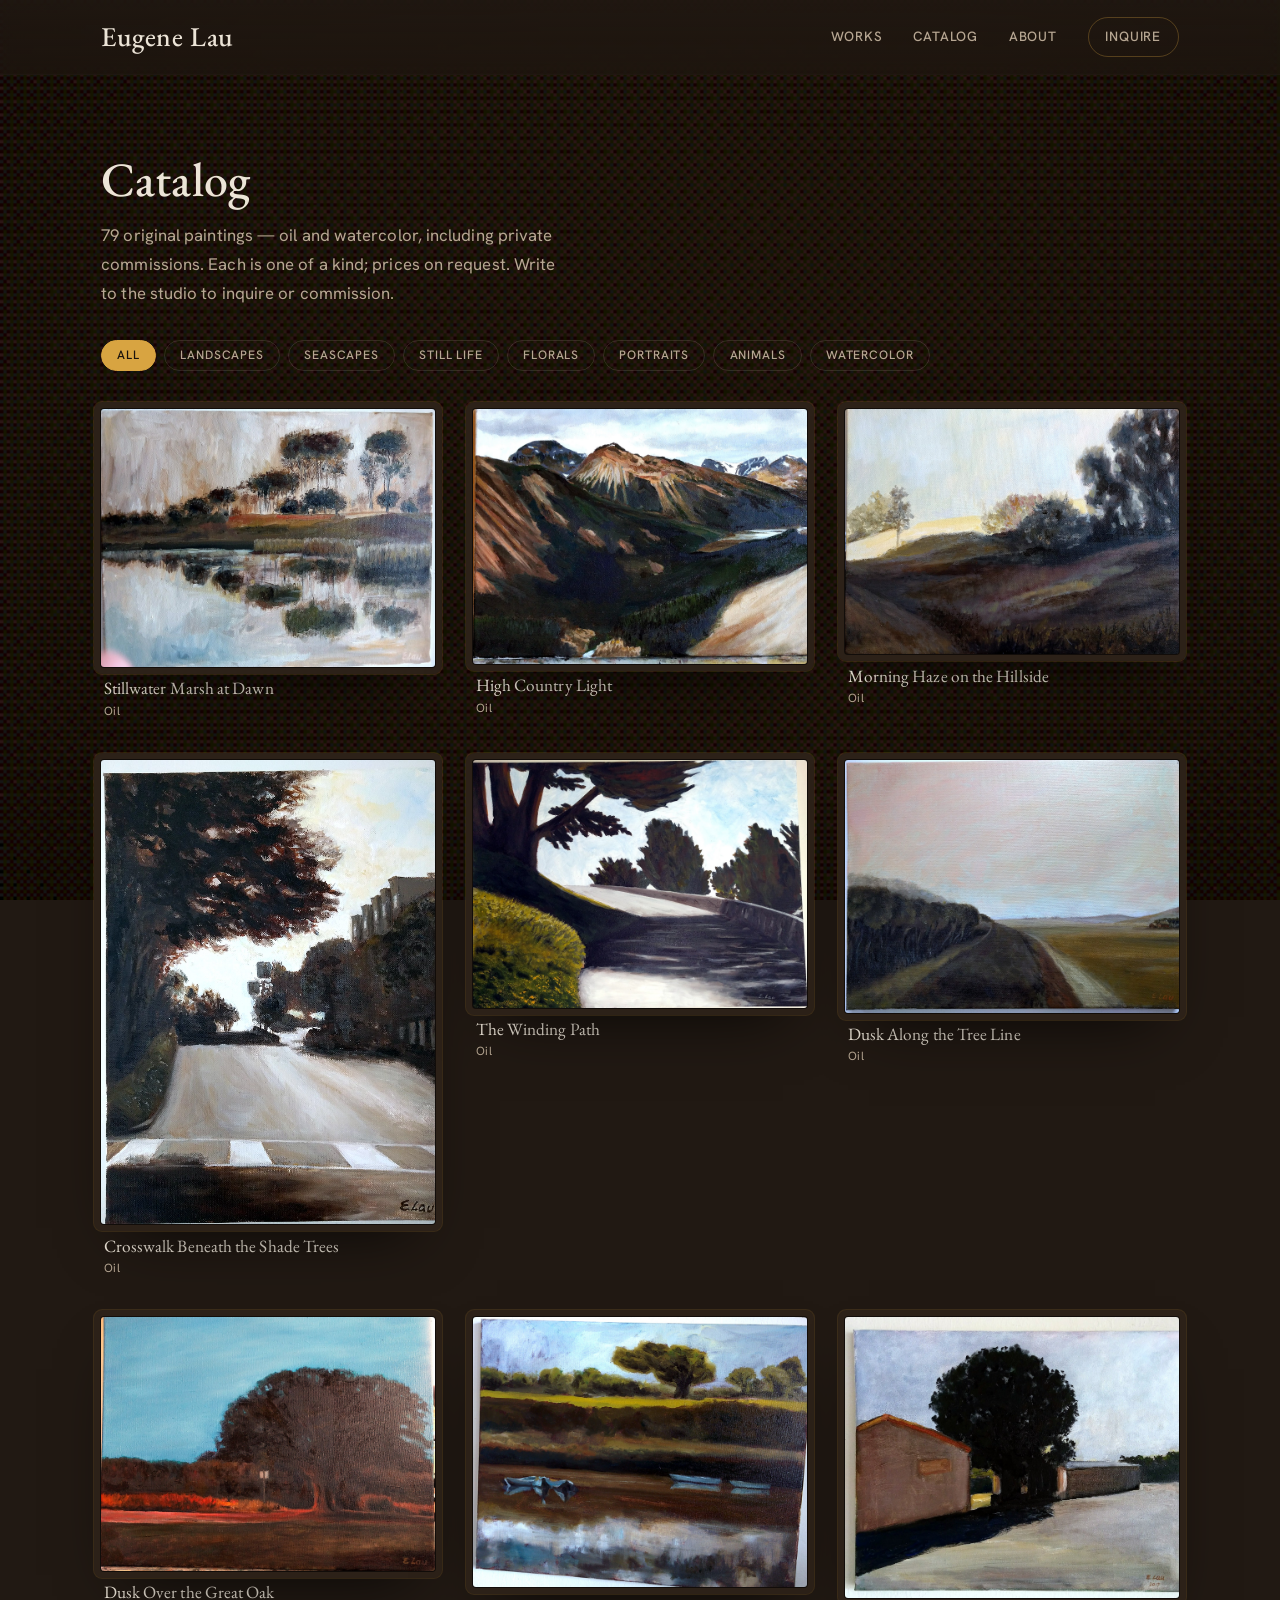
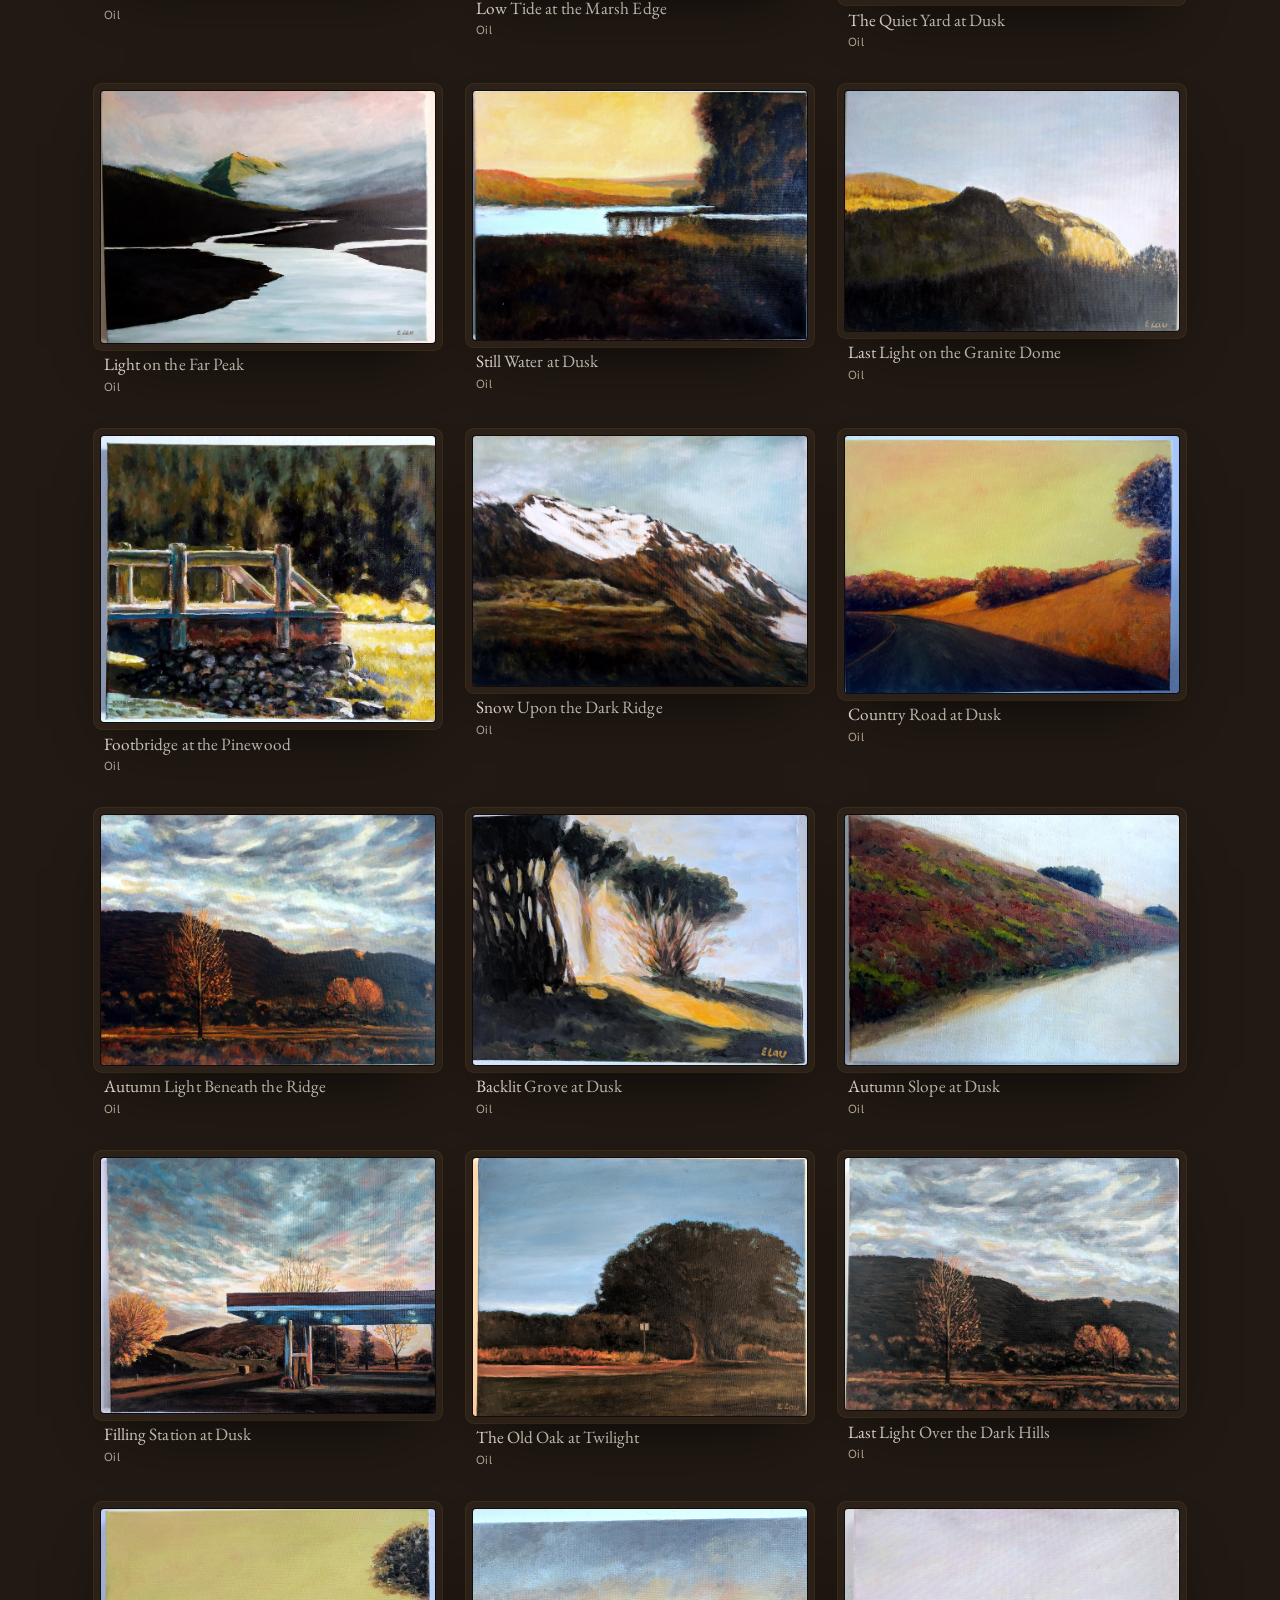
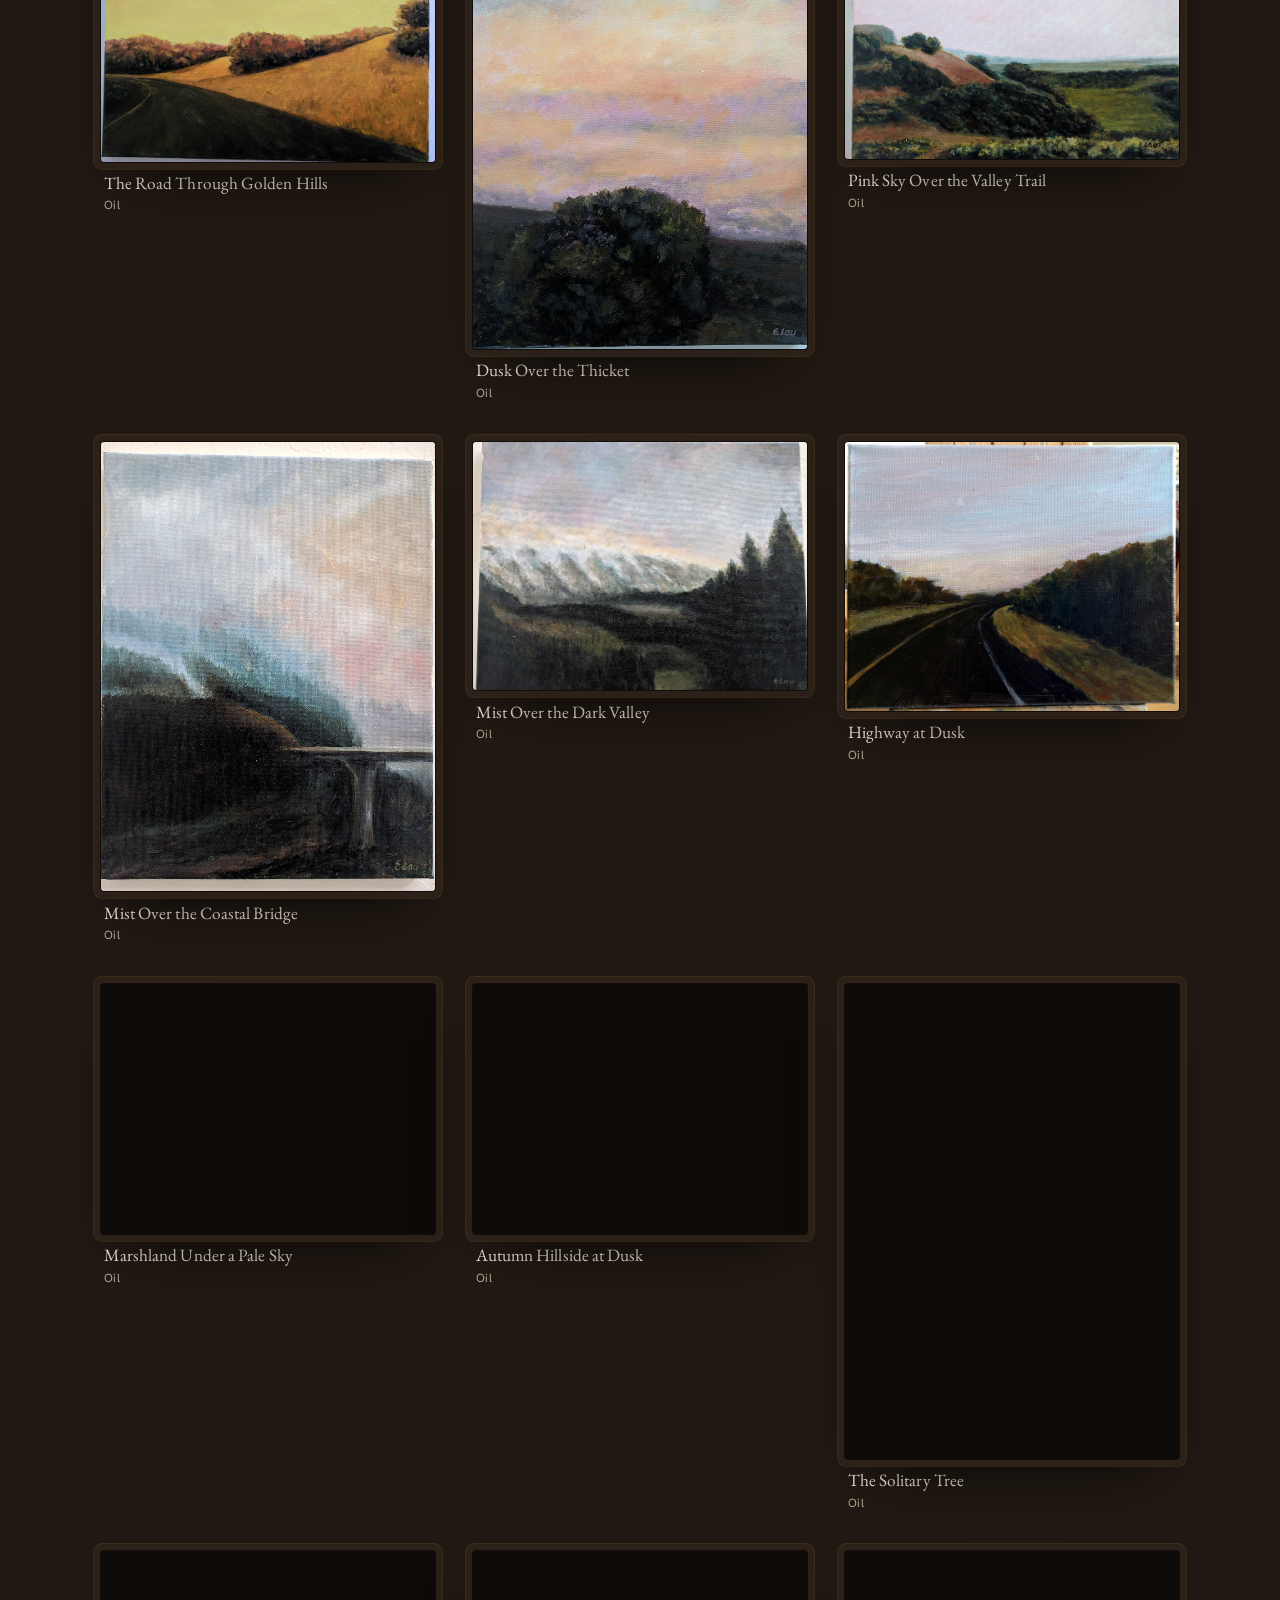
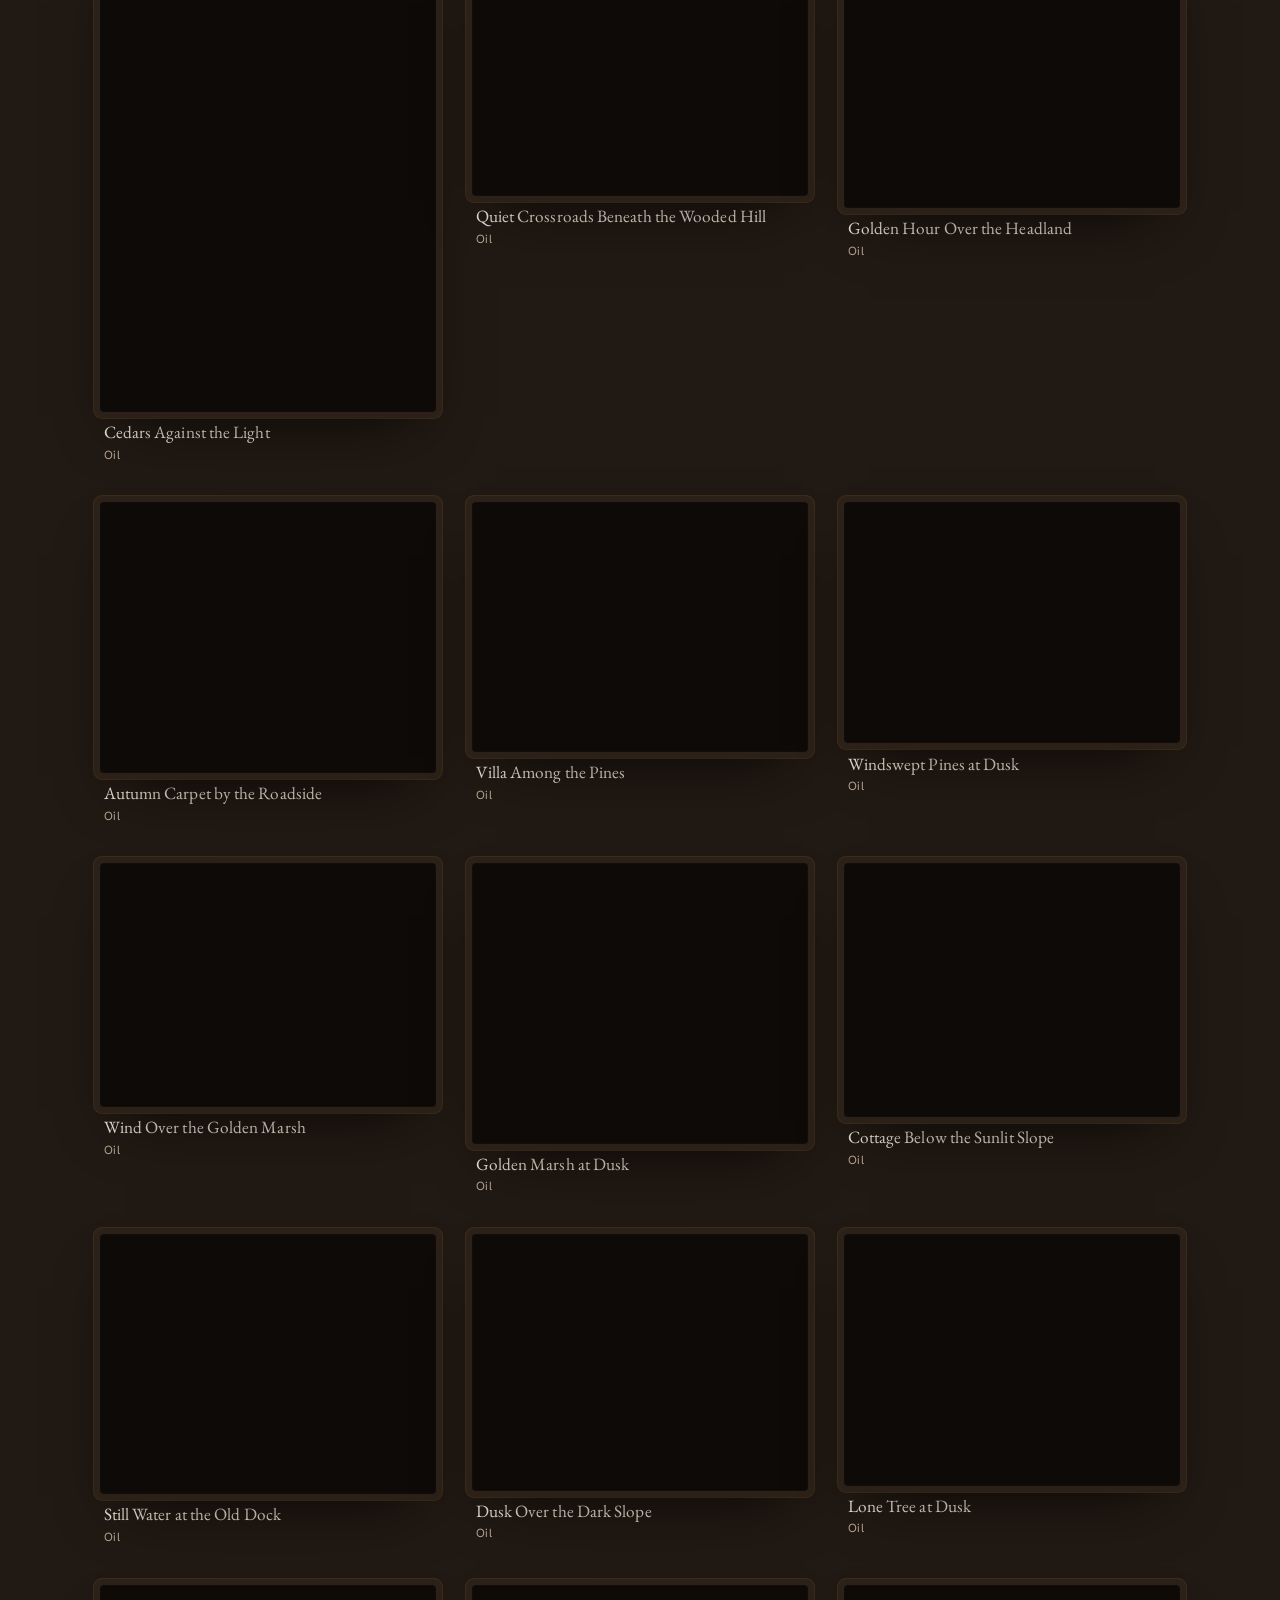
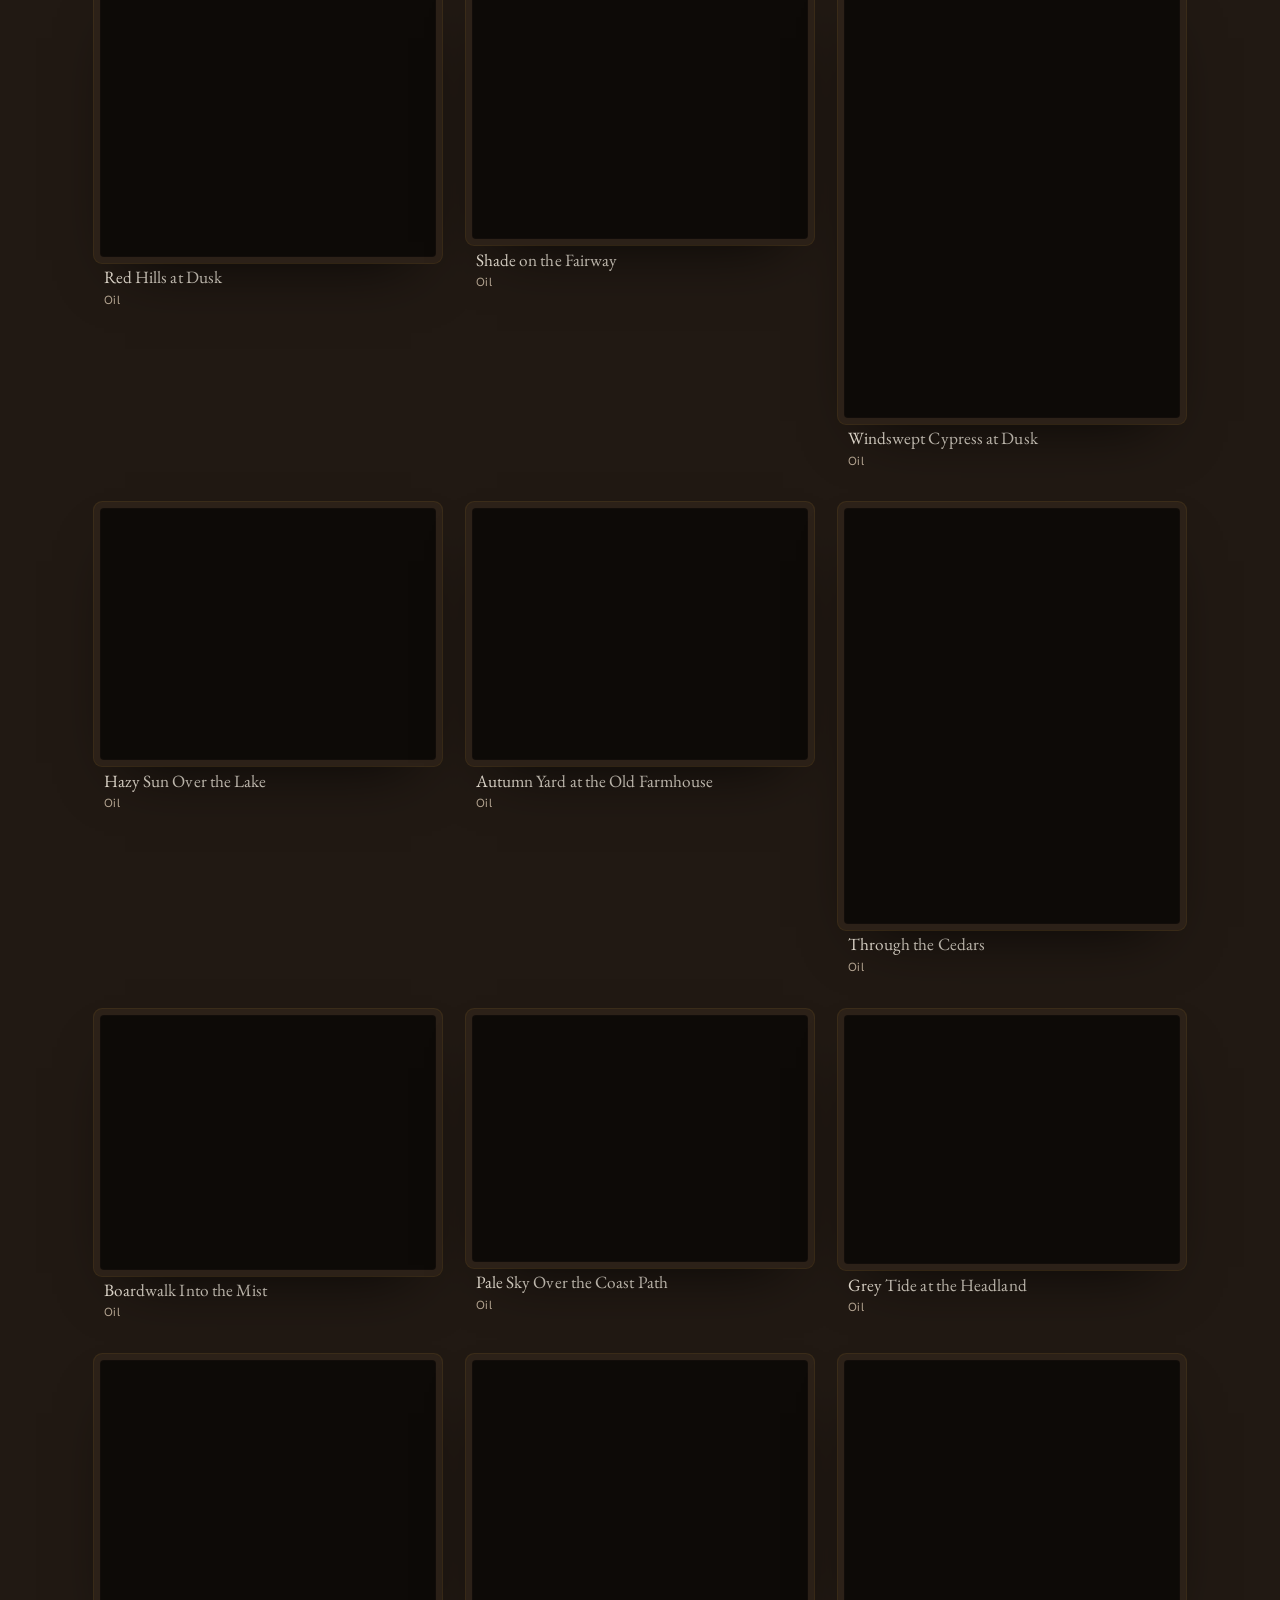
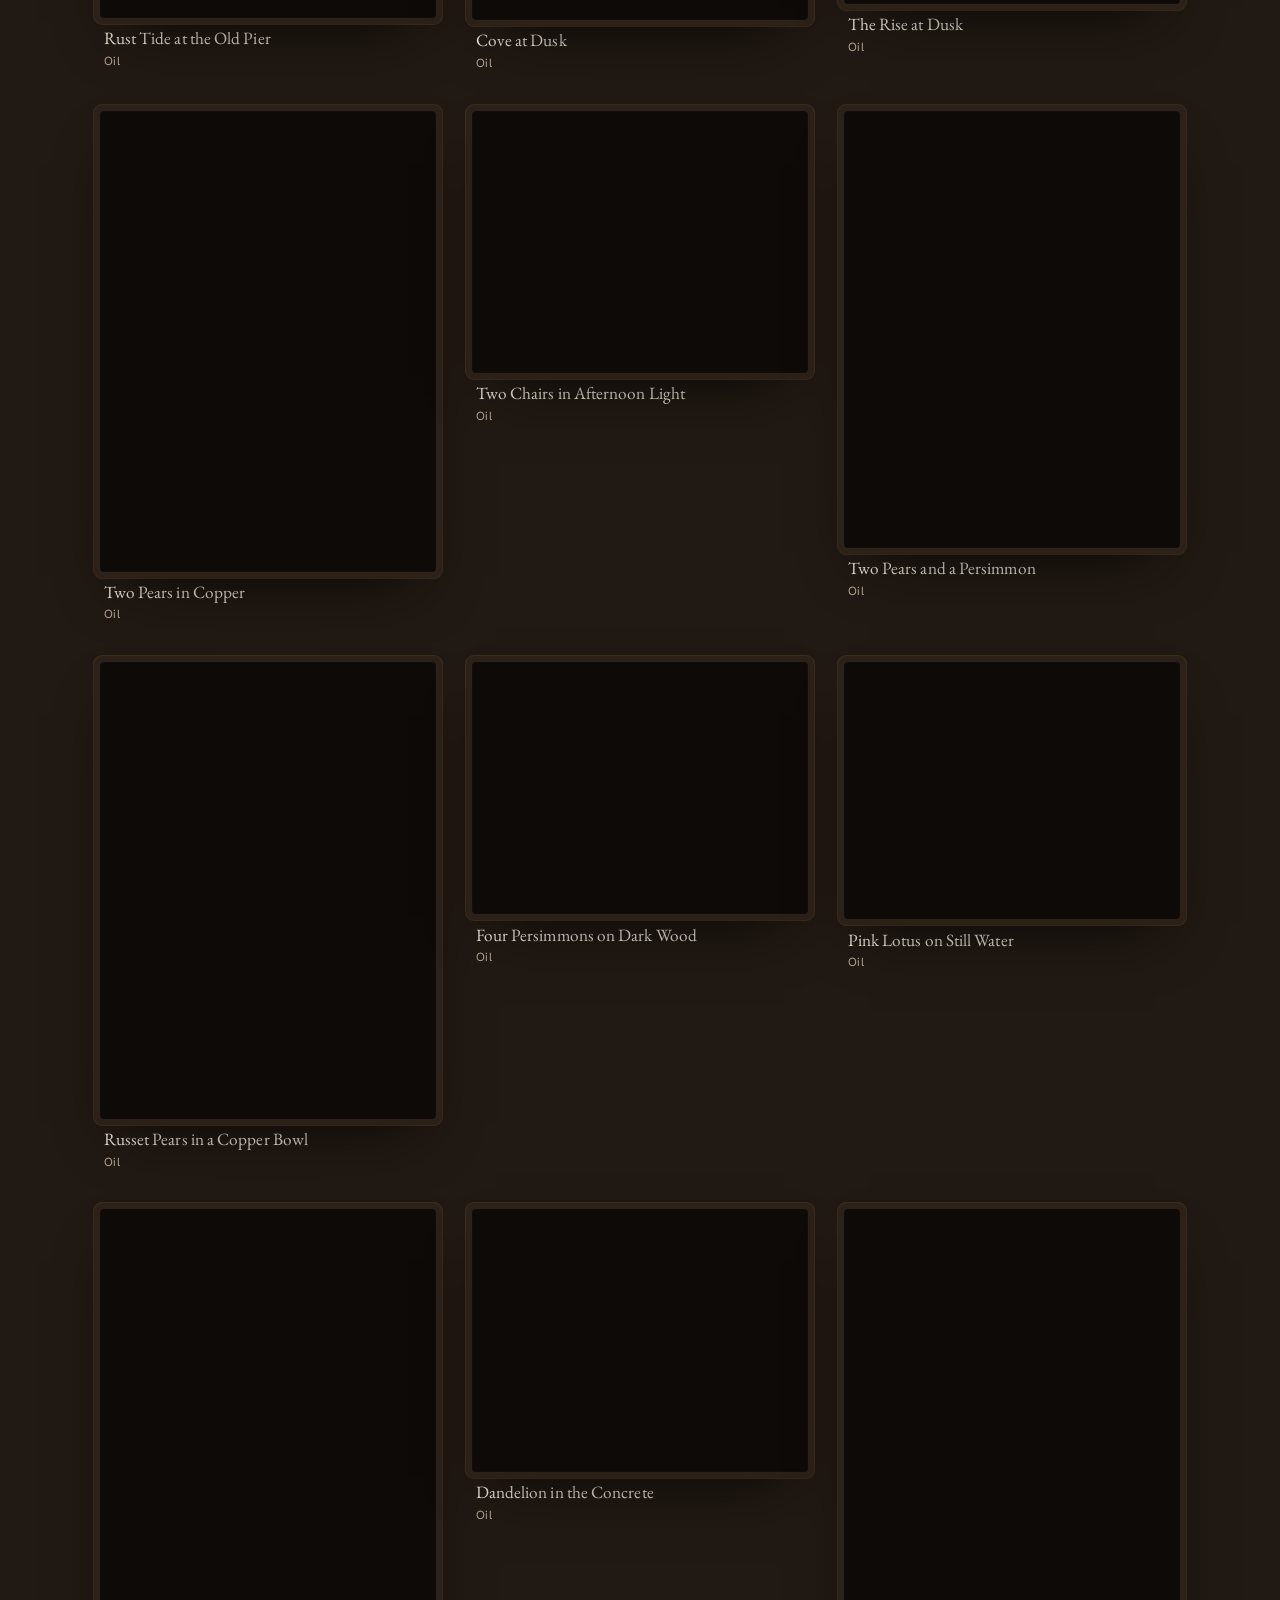
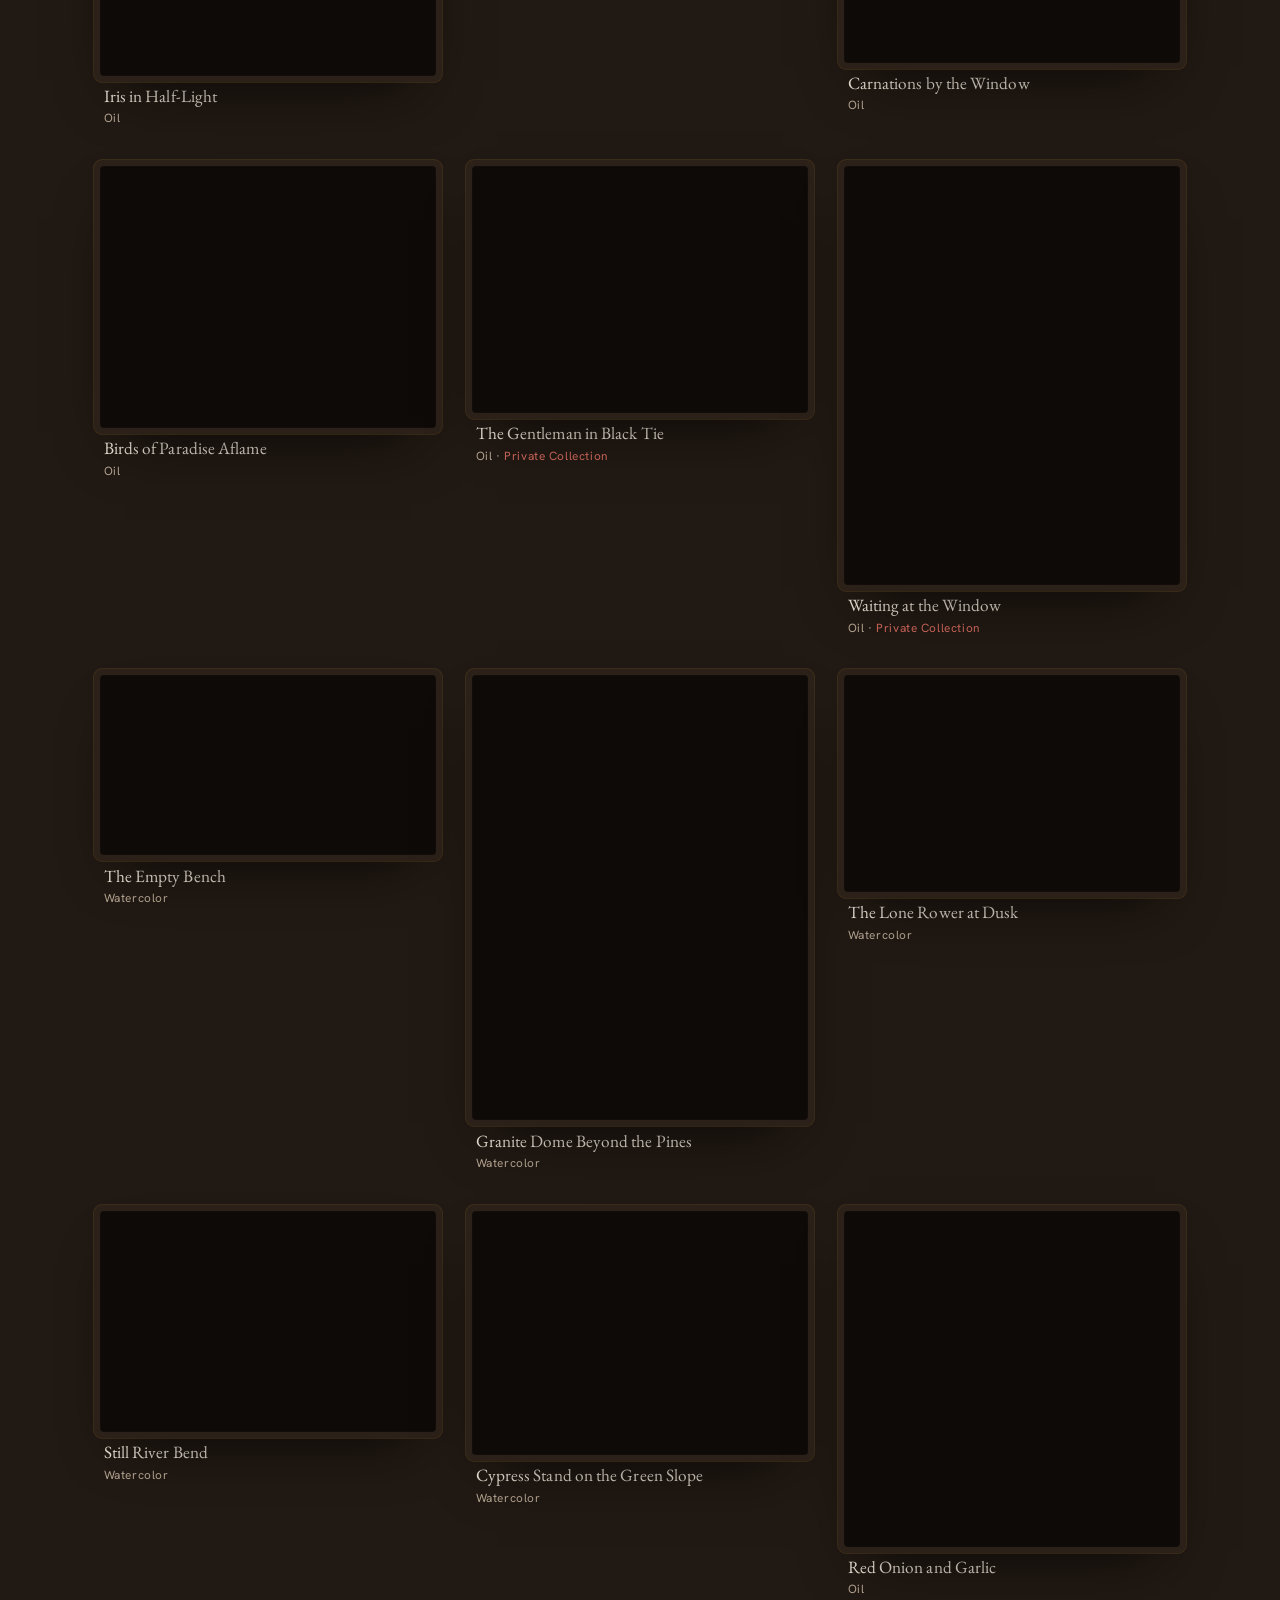
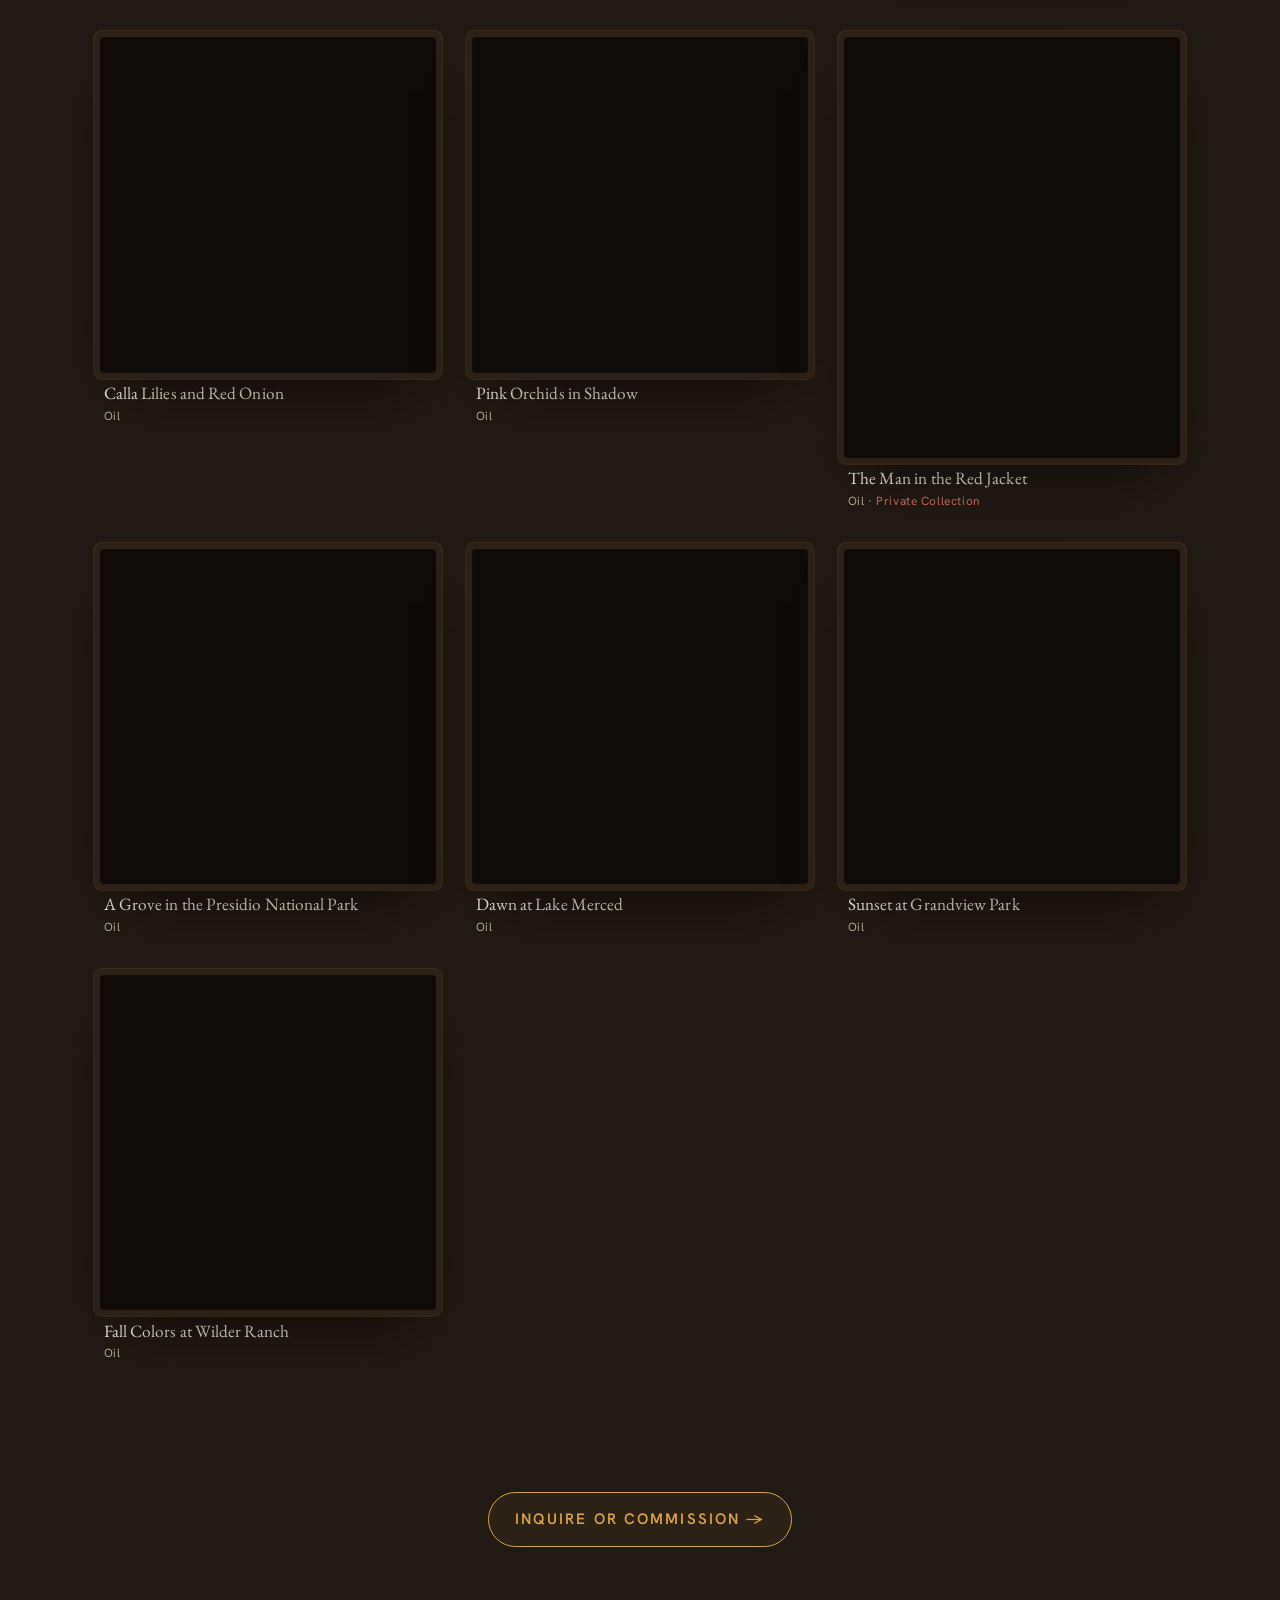
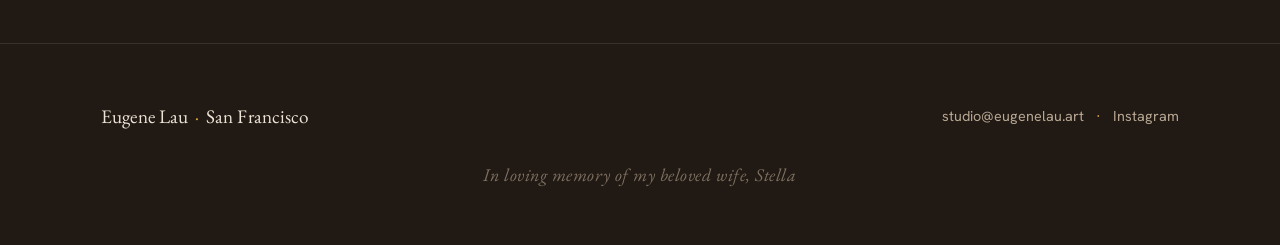
<file: catalogue.html>
<!DOCTYPE html>
<meta charset="utf-8">
<title>Catalog — Eugene Lau</title>
<link rel="canonical" href="catalog.html">
<meta http-equiv="refresh" content="0; url=catalog.html">
<a href="catalog.html">This page moved to the catalog.</a>
</file>
<file: styles.css>
/* =====================================================================
   Eugene Lau — "LAMPLIGHT"
   An intimate, warm-dark gallery. Canvases glow on an umber wall at dusk.
   ===================================================================== */

:root {
  /* warm-dark palette */
  --umber:       #211913;  /* deep warm background */
  --surface:     #2C2118;  /* raised surface */
  --surface-2:   #34281C;  /* slightly lifted */
  --parchment:   #ECE4D7;  /* primary text (NEVER a background) */
  --taupe:       #B7A793;  /* muted text — clears 4.5:1 on umber */
  --amber:       #D8A441;  /* accent: glow, links, focus, active */
  --amber-soft:  #E6BE6A;  /* lighter amber for hover text */
  --burnt:       #C5712D;  /* CTA — inquire (the tabby) */
  --burnt-warm:  #D9853C;  /* burnt hover */
  --olive:       #5E6B45;  /* tertiary, from landscapes */

  /* warm hairlines */
  --hair:        rgba(236, 228, 215, 0.12);
  --hair-strong: rgba(236, 228, 215, 0.20);
  --amber-hair:  rgba(216, 164, 65, 0.30);

  --maxw: 1180px;
  --gutter: clamp(1.25rem, 4vw, 3.5rem);

  --ff-display: "EB Garamond", Georgia, "Times New Roman", serif;
  --ff-body: "Hanken Grotesk", system-ui, -apple-system, "Segoe UI", sans-serif;

  --ease: cubic-bezier(0.22, 0.61, 0.36, 1);
}

/* ---------- reset ---------- */
*, *::before, *::after { box-sizing: border-box; }
html { -webkit-text-size-adjust: 100%; scroll-behavior: smooth; }

@media (prefers-reduced-motion: reduce) {
  html { scroll-behavior: auto; }
}

body {
  margin: 0;
  background-color: var(--umber);
  /* a faint warm vignette so the whole page feels like a dim lit room */
  background-image:
    radial-gradient(120% 80% at 50% -10%, rgba(216, 164, 65, 0.07), rgba(216,164,65,0) 55%),
    radial-gradient(100% 120% at 50% 120%, rgba(16, 11, 7, 0.55), rgba(16,11,7,0) 50%);
  background-attachment: fixed;
  color: var(--parchment);
  font-family: var(--ff-body);
  font-weight: 400;
  font-size: clamp(1rem, 0.96rem + 0.2vw, 1.075rem);
  line-height: 1.72; /* +0.07 for light-on-dark legibility */
  letter-spacing: 0.005em;
  -webkit-font-smoothing: antialiased;
  text-rendering: optimizeLegibility;
  overflow-x: hidden;
}

/* reactive dithered atmosphere background (progressive enhancement) */
#bg { position: fixed; inset: 0; width: 100%; height: 100%; z-index: 0; pointer-events: none; display: block; }
main, .site-footer { position: relative; z-index: 1; }

img { display: block; max-width: 100%; }

a { color: var(--amber); text-decoration: none; }
a:hover { color: var(--amber-soft); }

h1, h2, h3 { font-family: var(--ff-display); font-weight: 500; margin: 0; }

p { margin: 0; }

::selection { background: rgba(216, 164, 65, 0.30); color: var(--parchment); }

/* ---------- focus ---------- */
:focus-visible {
  outline: 2px solid var(--amber);
  outline-offset: 3px;
  border-radius: 2px;
}
a:focus-visible, .btn:focus-visible, .enter-link:focus-visible {
  outline: 2px solid var(--amber);
  outline-offset: 4px;
}

/* ---------- skip link ---------- */
.skip-link {
  position: absolute;
  left: -9999px;
  top: 0;
  z-index: 200;
  background: var(--amber);
  color: #1a130d;
  padding: 0.7rem 1.1rem;
  font-weight: 600;
  border-radius: 0 0 8px 0;
}
.skip-link:focus {
  left: 0;
  color: #1a130d;
}

/* =====================================================================
   HEADER
   ===================================================================== */
.site-header {
  position: sticky;
  top: 0;
  z-index: 100;
  background: linear-gradient(to bottom, rgba(33,25,19,0.80), rgba(33,25,19,0.55));
  backdrop-filter: blur(8px);
  -webkit-backdrop-filter: blur(8px);
  border-bottom: 1px solid transparent;
  transition: background 0.35s var(--ease), border-color 0.35s var(--ease), box-shadow 0.35s var(--ease);
}
.site-header.is-scrolled {
  background: linear-gradient(to bottom, rgba(28,21,15,0.95), rgba(28,21,15,0.88));
  border-bottom-color: var(--hair);
  box-shadow: 0 12px 30px -22px rgba(0,0,0,0.9);
}
.header-inner {
  max-width: var(--maxw);
  margin: 0 auto;
  padding: 0.85rem var(--gutter);
  display: flex;
  align-items: center;
  justify-content: space-between;
  gap: 1rem;
}
.wordmark {
  font-family: var(--ff-display);
  font-size: clamp(1.35rem, 1.2rem + 0.7vw, 1.7rem);
  font-weight: 500;
  letter-spacing: 0.02em;
  color: var(--parchment);
  white-space: nowrap;
}
.wordmark:hover { color: var(--amber-soft); }

.site-nav {
  display: flex;
  align-items: center;
  gap: clamp(0.9rem, 2.4vw, 2rem);
}
.site-nav a {
  font-family: var(--ff-body);
  font-size: 0.84rem;
  font-weight: 500;
  letter-spacing: 0.06em;
  text-transform: uppercase;
  color: var(--taupe);
  padding: 0.35rem 0;
  position: relative;
  transition: color 0.25s var(--ease);
}
.site-nav a:not(.nav-cta)::after {
  content: "";
  position: absolute;
  left: 0; right: 100%;
  bottom: -2px;
  height: 1px;
  background: var(--amber);
  transition: right 0.3s var(--ease);
}
.site-nav a:not(.nav-cta):hover,
.site-nav a:not(.nav-cta):focus-visible { color: var(--parchment); }
.site-nav a:not(.nav-cta):hover::after,
.site-nav a:not(.nav-cta):focus-visible::after { right: 0; }

.nav-cta {
  color: var(--amber);
  border: 1px solid var(--amber-hair);
  border-radius: 999px;
  padding: 0.45rem 1.05rem !important;
  transition: background 0.25s var(--ease), color 0.25s var(--ease), border-color 0.25s var(--ease);
}
.nav-cta:hover, .nav-cta:focus-visible {
  background: var(--burnt);
  border-color: var(--burnt);
  color: #1a130d;
}

/* =====================================================================
   SHARED — frames & glow
   A "frame" is a fixed-aspect window that crops the photographed wall
   margins (object-fit:cover + a small negative inset on the image).
   ===================================================================== */
.frame {
  position: relative;
  overflow: hidden;
  border-radius: 3px;
  background: #0d0a07;
  /* the picture lives behind a thin warm liner + a darker outer line:
     reads like a slim gallery frame around the canvas */
  box-shadow:
    0 0 0 1px rgba(0,0,0,0.6),
    0 0 0 7px var(--surface),
    0 0 0 8px rgba(216,164,65,0.14),
    0 28px 60px -24px rgba(0,0,0,0.8);
  isolation: isolate;
}
.frame img {
  width: 100%;
  height: 100%;
  object-fit: cover;
  /* gentle default trim of any thin frame/wall edge — overridden per work */
  transform: scale(1.04);
}

/* aspect ratios */
.frame--portrait  { aspect-ratio: 4 / 5; }
.frame--square    { aspect-ratio: 1 / 1; }
.frame--landscape { aspect-ratio: 5 / 4; }
.frame--hero      { aspect-ratio: 5 / 4; }

/* per-work framing (clean studio shots — light trim + subject position) */
.frame--woman img       { object-position: 50% 40%; transform: scale(1.02); }
.frame--man img         { object-position: 50% 34%; transform: scale(1.02); }
.frame--lily img        { object-position: 50% 50%; transform: scale(1.02); }
.frame--cat img         { object-position: 55% 46%; transform: scale(1.02); }
.frame--hero img        { object-position: 55% 46%; transform: scale(1.02); }
.frame--woman-gold img  { object-position: 50% 42%; transform: scale(1.02); }
.frame--man-green img   { object-position: 50% 44%; transform: scale(1.03); }
.frame--study-green img { object-position: 50% 32%; transform: scale(1.04); }
.frame--man-red img     { object-position: 50% 38%; transform: scale(1.03); }

/* the amber picture-light glow that blooms when a work enters view */
[data-glow] .frame::after {
  content: "";
  position: absolute;
  inset: -2px;
  z-index: 3;
  pointer-events: none;
  border-radius: inherit;
  /* a soft top-down warm wash, like a picture light raking the canvas */
  background:
    radial-gradient(120% 55% at 50% -8%, rgba(216,164,65,0.30), rgba(216,164,65,0) 62%);
  opacity: 0;
  transition: opacity 0.9s var(--ease);
}
[data-glow].is-revealed .frame::after { opacity: 0.55; }

/* the outer bloom on the wall around the canvas */
[data-glow] .frame {
  transition: box-shadow 0.9s var(--ease), transform 0.7s var(--ease);
}
[data-glow].is-revealed .frame {
  box-shadow:
    0 0 0 1px rgba(0,0,0,0.6),
    0 0 0 7px var(--surface),
    0 0 0 8px rgba(216,164,65,0.18),
    0 28px 60px -24px rgba(0,0,0,0.8),
    0 0 90px -10px rgba(216,164,65,0.22);
}
/* lean in on hover — the glow intensifies */
[data-glow]:hover .frame,
[data-glow]:focus-within .frame {
  box-shadow:
    0 0 0 1px rgba(0,0,0,0.6),
    0 0 0 7px var(--surface-2),
    0 0 0 8px rgba(216,164,65,0.30),
    0 30px 70px -24px rgba(0,0,0,0.85),
    0 0 120px -6px rgba(216,164,65,0.34);
}
[data-glow]:hover .frame::after,
[data-glow]:focus-within .frame::after { opacity: 0.78; }
[data-glow]:hover .frame img,
[data-glow]:focus-within .frame img { filter: brightness(1.05) saturate(1.04); }
.frame img { transition: filter 0.6s var(--ease); }

/* reveal entrance */
.js .reveal {
  opacity: 0;
  transform: translateY(26px);
  transition: opacity 1s var(--ease), transform 1s var(--ease);
}
.reveal.is-revealed { opacity: 1; transform: none; }

/* =====================================================================
   HERO
   ===================================================================== */
.hero {
  position: relative;
  max-width: var(--maxw);
  margin: 0 auto;
  padding: clamp(2.5rem, 6vw, 5rem) var(--gutter) clamp(3rem, 7vw, 6rem);
  display: grid;
  grid-template-columns: minmax(0, 0.88fr) minmax(0, 1.12fr);
  align-items: center;
  gap: clamp(2rem, 5vw, 5rem);
  min-height: min(88vh, 820px);
}
/* the room falloff behind the hero */
.hero-room {
  position: absolute;
  inset: 0;
  z-index: 0;
  pointer-events: none;
  background:
    radial-gradient(60% 60% at 68% 46%, rgba(216,164,65,0.10), rgba(216,164,65,0) 60%);
}
.hero > * { position: relative; z-index: 1; }

.hero-copy { order: 1; }
.hero-canvas { order: 2; margin: 0; }

.hero-name {
  font-size: clamp(3rem, 2rem + 7vw, 6rem);
  line-height: 0.98;
  font-weight: 500;
  letter-spacing: 0.005em;
  text-wrap: balance;
  margin-bottom: 1.1rem;
}
.hero-tagline {
  font-family: var(--ff-display);
  font-style: italic;
  font-weight: 400;
  font-size: clamp(1.18rem, 1rem + 1vw, 1.7rem);
  line-height: 1.4;
  color: var(--parchment);
  max-width: 24ch;
  text-wrap: balance;
  margin-bottom: 2rem;
}
.hero-ctas { display: flex; flex-direction: column; align-items: flex-start; gap: 1.1rem; }
.enter-link {
  display: inline-flex;
  align-items: center;
  gap: 0.6rem;
  font-family: var(--ff-body);
  font-size: 0.82rem;
  font-weight: 600;
  letter-spacing: 0.14em;
  text-transform: uppercase;
  color: var(--amber);
  padding-bottom: 0.35rem;
  border-bottom: 1px solid var(--amber-hair);
  transition: color 0.25s var(--ease), border-color 0.25s var(--ease), gap 0.25s var(--ease);
}
.enter-link:hover, .enter-link:focus-visible {
  color: var(--amber-soft);
  border-color: var(--amber);
  gap: 0.85rem;
}
.enter-arrow {
  display: inline-block;
  animation: bob 2.4s var(--ease) infinite;
}
@keyframes bob {
  0%, 100% { transform: translateY(0); }
  50% { transform: translateY(4px); }
}

.hero-canvas .frame--hero { width: 100%; }
.hero-plate {
  margin-top: 1.1rem;
  text-align: center;
  font-family: var(--ff-body);
}
.plate-title {
  display: block;
  font-family: var(--ff-display);
  font-style: italic;
  font-size: 1.15rem;
  color: var(--parchment);
}
.plate-meta {
  display: block;
  margin-top: 0.15rem;
  font-size: 0.78rem;
  letter-spacing: 0.14em;
  text-transform: uppercase;
  color: var(--taupe);
}

/* =====================================================================
   SECTION SCAFFOLD
   ===================================================================== */
.section-head {
  max-width: var(--maxw);
  margin: 0 auto;
  padding: 0 var(--gutter);
  margin-bottom: clamp(2.5rem, 5vw, 4rem);
}
.section-title {
  font-size: clamp(2.1rem, 1.5rem + 2.6vw, 3.4rem);
  line-height: 1.04;
  font-weight: 500;
  text-wrap: balance;
}
.section-lede {
  margin-top: 1rem;
  max-width: 52ch;
  color: var(--taupe);
  font-size: 1.05rem;
}
.section-lede em { font-family: var(--ff-display); font-style: italic; color: var(--parchment); }

.dot { color: var(--amber); padding: 0 0.15em; }

/* =====================================================================
   WORKS — a walk-through vertical rhythm
   ===================================================================== */
.works {
  padding: clamp(3.5rem, 8vw, 7rem) 0;
  border-top: 1px solid var(--hair);
}
.work-list {
  list-style: none;
  margin: 0 auto;
  padding: 0 var(--gutter);
  max-width: var(--maxw);
  display: flex;
  flex-direction: column;
  gap: clamp(4.5rem, 11vw, 9rem);
}
.work {
  display: grid;
  grid-template-columns: minmax(0, 1.35fr) minmax(0, 1fr);
  align-items: center;
  gap: clamp(2rem, 5vw, 4.5rem);
}
/* alternate the walk: even works flip image to the right.
   Swap the track widths too, so the canvas always keeps the wide column. */
.work:nth-child(even) {
  grid-template-columns: minmax(0, 1fr) minmax(0, 1.35fr);
}
.work:nth-child(even) .work-figure { order: 2; }
.work:nth-child(even) .tombstone { order: 1; }

.work-figure { margin: 0; }
.work .frame { width: 100%; }

.tombstone { max-width: 38ch; }
.tomb-title {
  font-size: clamp(1.7rem, 1.3rem + 1.6vw, 2.5rem);
  line-height: 1.08;
  font-weight: 500;
  text-wrap: balance;
  margin-bottom: 0.7rem;
}
/* brass-plaque feel */
.tomb-meta {
  font-family: var(--ff-body);
  font-size: 0.82rem;
  font-weight: 500;
  letter-spacing: 0.16em;
  text-transform: uppercase;
  color: var(--taupe);
}
.tomb-status {
  margin-top: 0.85rem;
  font-family: var(--ff-display);
  font-style: italic;
  font-size: 1.05rem;
  color: var(--amber);
}
/* sold — classic gallery red dot + a teased, withheld price */
.tomb-status--sold {
  display: inline-flex;
  align-items: baseline;
  gap: 0.55rem;
  color: var(--parchment);
}
.tomb-status--sold::before {
  content: "";
  align-self: center;
  width: 0.5rem;
  height: 0.5rem;
  border-radius: 50%;
  background: #c8534a;
  box-shadow: 0 0 9px rgba(200, 83, 74, 0.7);
}
.sold-price {
  font-style: normal;
  color: var(--taupe);
  letter-spacing: 0.1em;
  font-size: 0.82em;
}
.tomb-actions {
  margin-top: 1.6rem;
  display: flex;
  flex-wrap: wrap;
  gap: 0.75rem;
}

/* =====================================================================
   BUTTONS
   ===================================================================== */
.btn {
  display: inline-flex;
  align-items: center;
  justify-content: center;
  gap: 0.5rem;
  font-family: var(--ff-body);
  font-size: 0.85rem;
  font-weight: 600;
  letter-spacing: 0.04em;
  padding: 0.72rem 1.35rem;
  border-radius: 999px;
  border: 1px solid transparent;
  cursor: pointer;
  transition: background 0.25s var(--ease), color 0.25s var(--ease),
              border-color 0.25s var(--ease), transform 0.18s var(--ease),
              box-shadow 0.25s var(--ease);
}
.btn:active { transform: translateY(1px); }

.btn--inquire {
  background: var(--burnt);
  color: #1c1208;
}
.btn--inquire:hover, .btn--inquire:focus-visible {
  background: var(--burnt-warm);
  color: #1c1208;
  box-shadow: 0 0 28px -6px rgba(197,113,45,0.6);
}
.btn--edition {
  background: transparent;
  color: var(--amber);
  border-color: var(--amber-hair);
}
.btn--edition:hover, .btn--edition:focus-visible {
  background: rgba(216,164,65,0.12);
  border-color: var(--amber);
  color: var(--amber-soft);
}
.btn--ghost {
  background: transparent;
  color: var(--taupe);
  border-color: var(--hair-strong);
}
.btn--ghost:hover, .btn--ghost:focus-visible {
  color: var(--parchment);
  border-color: var(--taupe);
}
.btn--buy {
  background: var(--amber);
  color: #1a130d;
  padding: 0.78rem 1.6rem;
}
.btn--buy:hover, .btn--buy:focus-visible {
  background: var(--amber-soft);
  color: #1a130d;
  box-shadow: 0 0 30px -6px rgba(216,164,65,0.6);
}
.btn--send {
  background: var(--burnt);
  color: #1c1208;
  padding: 0.85rem 1.8rem;
  align-self: flex-start;
}
.btn--send:hover, .btn--send:focus-visible {
  background: var(--burnt-warm);
  color: #1c1208;
  box-shadow: 0 0 30px -6px rgba(197,113,45,0.6);
}

/* =====================================================================
   ABOUT
   ===================================================================== */
.about {
  padding: clamp(3.5rem, 8vw, 7rem) 0;
  border-top: 1px solid var(--hair);
  background:
    radial-gradient(80% 60% at 22% 30%, rgba(94,107,69,0.10), rgba(94,107,69,0) 60%);
}
.about-grid {
  max-width: var(--maxw);
  margin: 0 auto;
  padding: 0 var(--gutter);
  display: grid;
  grid-template-columns: minmax(0, 0.8fr) minmax(0, 1.2fr);
  gap: clamp(2.5rem, 6vw, 5rem);
  align-items: center;
}

/* elegant EMPTY portrait frame — intentional, not broken */
.portrait-frame {
  margin: 0;
  max-width: 340px;
}
.portrait-plate {
  aspect-ratio: 4 / 5;
  border-radius: 3px;
  background:
    radial-gradient(120% 90% at 50% 18%, rgba(216,164,65,0.10), rgba(216,164,65,0) 60%),
    linear-gradient(160deg, var(--surface-2), #241a12);
  box-shadow:
    inset 0 0 0 1px var(--hair),
    inset 0 0 70px rgba(0,0,0,0.5),
    0 0 0 7px var(--surface),
    0 0 0 8px rgba(216,164,65,0.14),
    0 28px 60px -24px rgba(0,0,0,0.8);
  display: grid;
  place-items: center;
  position: relative;
}
.portrait-plate::before {
  content: "Portrait forthcoming";
  position: absolute;
  bottom: 1.25rem;
  left: 0; right: 0;
  text-align: center;
  font-family: var(--ff-body);
  font-size: 0.72rem;
  letter-spacing: 0.18em;
  text-transform: uppercase;
  color: var(--taupe);
}
.portrait-monogram {
  font-family: var(--ff-display);
  font-style: italic;
  font-size: clamp(3rem, 2rem + 4vw, 4.5rem);
  font-weight: 500;
  color: var(--amber);
  opacity: 0.85;
  line-height: 1;
  letter-spacing: 0.02em;
}
.portrait-caption {
  margin-top: 1rem;
  text-align: center;
  font-family: var(--ff-display);
  font-style: italic;
  font-size: 1.05rem;
  color: var(--taupe);
}

/* real artist portrait, framed like a canvas */
.portrait-frame .frame { width: 100%; }
.frame--portrait-photo { aspect-ratio: 573 / 762; }
.frame--portrait-photo img { object-position: 50% 48%; transform: none; }

.about-copy .section-title { margin-bottom: 1.4rem; }
.about-lead {
  font-family: var(--ff-display);
  font-size: clamp(1.3rem, 1.1rem + 1vw, 1.7rem);
  line-height: 1.45;
  color: var(--parchment);
  margin-bottom: 1.2rem;
}
.about-copy p + p { margin-top: 1.1rem; }
.about-copy p:not(.about-lead):not(.about-quote) { color: var(--taupe); }
.about-quote {
  margin-top: 1.4rem;
  padding-left: 1.3rem;
  border-left: 2px solid var(--amber-hair);
  font-family: var(--ff-display);
  font-style: italic;
  font-size: 1.15rem;
  line-height: 1.5;
  color: var(--parchment);
}

/* =====================================================================
   PRINTS / EDITIONS
   ===================================================================== */
.prints {
  padding: clamp(3.5rem, 8vw, 7rem) 0;
  border-top: 1px solid var(--hair);
}
.edition-list {
  list-style: none;
  margin: 0 auto;
  padding: 0 var(--gutter);
  max-width: var(--maxw);
  display: grid;
  grid-template-columns: repeat(2, minmax(0, 1fr));
  gap: clamp(2rem, 4vw, 3.5rem);
}
.edition {
  background: var(--surface);
  border: 1px solid var(--hair);
  border-radius: 12px;
  padding: clamp(1.25rem, 3vw, 2rem);
  display: flex;
  flex-direction: column;
  gap: 1.4rem;
  transition: border-color 0.3s var(--ease), box-shadow 0.3s var(--ease), transform 0.3s var(--ease);
}
.edition:hover, .edition:focus-within {
  border-color: var(--amber-hair);
  box-shadow: 0 0 60px -18px rgba(216,164,65,0.4);
  transform: translateY(-3px);
}
.edition-thumb { width: 100%; }
.edition-thumb .frame img,
.edition-thumb img { transition: none; }
.edition-body { display: flex; flex-direction: column; gap: 0.4rem; }
.edition-title {
  font-size: clamp(1.5rem, 1.2rem + 1vw, 2rem);
  font-weight: 500;
}
.edition-meta {
  font-family: var(--ff-body);
  font-size: 0.78rem;
  letter-spacing: 0.14em;
  text-transform: uppercase;
  color: var(--taupe);
}
.edition-price {
  margin-top: 0.5rem;
  display: flex;
  align-items: baseline;
  gap: 0.45rem;
}
.price-from {
  font-family: var(--ff-display);
  font-style: italic;
  font-size: 0.95rem;
  color: var(--taupe);
}
.price-amt {
  font-family: var(--ff-display);
  font-size: 1.7rem;
  font-weight: 500;
  color: var(--parchment);
}
.edition .btn--buy { margin-top: 0.9rem; align-self: flex-start; }

/* =====================================================================
   INQUIRE
   ===================================================================== */
.inquire {
  padding: clamp(3.5rem, 8vw, 7rem) 0;
  border-top: 1px solid var(--hair);
  background:
    radial-gradient(70% 80% at 80% 30%, rgba(197,113,45,0.08), rgba(197,113,45,0) 55%);
}
.inquire-grid {
  max-width: var(--maxw);
  margin: 0 auto;
  padding: 0 var(--gutter);
  display: grid;
  grid-template-columns: minmax(0, 0.9fr) minmax(0, 1.1fr);
  gap: clamp(2.5rem, 6vw, 5rem);
  align-items: start;
}
.inquire-copy {
  margin-top: 1.2rem;
  font-family: var(--ff-display);
  font-style: italic;
  font-size: clamp(1.2rem, 1rem + 0.8vw, 1.5rem);
  line-height: 1.5;
  color: var(--parchment);
  max-width: 30ch;
}
.inquire-contact {
  margin-top: 1.6rem;
  font-size: 1.05rem;
}
.inquire-contact a {
  border-bottom: 1px solid var(--amber-hair);
  padding-bottom: 2px;
}
.inquire-contact a:hover { border-color: var(--amber); }
.inquire-grid--single { grid-template-columns: 1fr; max-width: 62ch; }
.inquire-cta { margin-top: 1.7rem; }

.inquire-form {
  display: flex;
  flex-direction: column;
  gap: 1.25rem;
  background: var(--surface);
  border: 1px solid var(--hair);
  border-radius: 14px;
  padding: clamp(1.5rem, 4vw, 2.5rem);
}
.field { display: flex; flex-direction: column; gap: 0.45rem; }
.field label {
  font-family: var(--ff-body);
  font-size: 0.78rem;
  font-weight: 600;
  letter-spacing: 0.1em;
  text-transform: uppercase;
  color: var(--taupe);
}
.field input,
.field textarea,
.field select {
  font-family: var(--ff-body);
  font-size: 1rem;
  color: var(--parchment);
  background: #1c1510;
  border: 1px solid var(--hair-strong);
  border-radius: 8px;
  padding: 0.78rem 0.9rem;
  width: 100%;
  transition: border-color 0.2s var(--ease), box-shadow 0.2s var(--ease), background 0.2s var(--ease);
}
.field textarea { resize: vertical; min-height: 7rem; line-height: 1.6; }
.field input::placeholder,
.field textarea::placeholder { color: rgba(183,167,147,0.6); }
.field input:focus,
.field textarea:focus,
.field select:focus {
  outline: none;
  border-color: var(--amber);
  background: #221a12;
  box-shadow: 0 0 0 3px rgba(216,164,65,0.18);
}
.field input:focus-visible,
.field textarea:focus-visible,
.field select:focus-visible {
  outline: none; /* custom ring above is the visible state */
}

.select-wrap { position: relative; }
.field select {
  appearance: none;
  -webkit-appearance: none;
  -moz-appearance: none;
  padding-right: 2.5rem;
  cursor: pointer;
}
.field select option { background: #1c1510; color: var(--parchment); }
.select-arrow {
  position: absolute;
  right: 1rem;
  top: 50%;
  transform: translateY(-50%);
  color: var(--amber);
  pointer-events: none;
  font-size: 0.85rem;
}

.form-success {
  margin: 0;
  padding: 0.9rem 1rem;
  border-radius: 8px;
  background: rgba(94,107,69,0.18);
  border: 1px solid rgba(94,107,69,0.5);
  font-family: var(--ff-display);
  font-style: italic;
  font-size: 1.1rem;
  color: var(--parchment);
}
.form-success[hidden] { display: none; }

/* =====================================================================
   FOOTER
   ===================================================================== */
.site-footer {
  border-top: 1px solid var(--hair);
  padding: clamp(2.5rem, 5vw, 3.5rem) 0;
}
.footer-inner {
  max-width: var(--maxw);
  margin: 0 auto;
  padding: 0 var(--gutter);
  display: flex;
  flex-wrap: wrap;
  gap: 0.8rem 2rem;
  align-items: center;
  justify-content: space-between;
}
.footer-mark {
  font-family: var(--ff-display);
  font-size: 1.2rem;
  color: var(--parchment);
}
.footer-links {
  font-size: 0.9rem;
  color: var(--taupe);
  display: flex;
  align-items: center;
  gap: 0.6rem;
}
.footer-links a { color: var(--taupe); border-bottom: 1px solid transparent; }
.footer-links a:hover { color: var(--amber); border-color: var(--amber-hair); }
.footer-memorial {
  max-width: var(--maxw);
  margin: 1.7rem auto 0;
  padding: 0 var(--gutter);
  text-align: center;
  font-family: var(--ff-display);
  font-style: italic;
  font-size: 1.12rem;
  letter-spacing: 0.03em;
  color: var(--taupe);
  opacity: 0.62;
}

/* =====================================================================
   RESPONSIVE
   ===================================================================== */
@media (max-width: 880px) {
  .hero {
    grid-template-columns: 1fr;
    text-align: left;
    min-height: 0;
    gap: 2.5rem;
    padding-top: 2rem;
  }
  .hero-copy { order: 2; }
  .hero-canvas { order: 1; max-width: 520px; }

  .work,
  .work:nth-child(even) {
    grid-template-columns: 1fr;
    gap: 1.75rem;
  }
  .work-figure,
  .work:nth-child(even) .work-figure { order: 1; }
  .tombstone,
  .work:nth-child(even) .tombstone { order: 2; max-width: none; }

  .about-grid { grid-template-columns: 1fr; gap: 2.5rem; }
  .portrait-frame { max-width: 300px; margin-inline: auto; }

  .edition-list { grid-template-columns: 1fr; gap: 2rem; max-width: 480px; }

  .inquire-grid { grid-template-columns: 1fr; gap: 2rem; }
}

@media (max-width: 600px) {
  .header-inner { gap: 0.5rem; }
  /* On phones the page is a short scroll — keep the wordmark and the one
     primary action (Inquire). Hide the secondary jump-links so nothing
     overflows the narrow bar. */
  .site-nav { gap: 0.75rem; }
  .site-nav a:not(.nav-cta) { display: none; }
  .nav-cta { padding: 0.45rem 1.1rem !important; }
}

@media (max-width: 560px) {

  .frame {
    box-shadow:
      0 0 0 1px rgba(0,0,0,0.6),
      0 0 0 5px var(--surface),
      0 0 0 6px rgba(216,164,65,0.14),
      0 18px 40px -20px rgba(0,0,0,0.8);
  }
  .tomb-actions { gap: 0.6rem; }
  .btn { width: 100%; }
  .btn--buy, .btn--send, .edition .btn--buy { width: auto; }
  .footer-inner { flex-direction: column; align-items: flex-start; }
}

/* very small — make sure the wordmark/nav never overflow */
@media (max-width: 380px) {
  .wordmark { font-size: 1.2rem; }
  .site-nav { gap: 0.7rem; }
}

/* =====================================================================
   REDUCED MOTION — works simply visible, no bloom/vignette animation
   ===================================================================== */
@media (prefers-reduced-motion: reduce) {
  .reveal { opacity: 1 !important; transform: none !important; transition: none !important; }
  .enter-arrow { animation: none; }
  [data-glow] .frame,
  [data-glow] .frame::after,
  [data-glow] .frame img,
  .btn, .edition, .nav-cta, .enter-link, .site-nav a::after {
    transition: none !important;
  }
  /* show works at full brightness with a static, gentle frame — no animated bloom */
  [data-glow] .frame::after { opacity: 0.45 !important; }
  [data-glow]:hover .frame::after,
  [data-glow]:focus-within .frame::after { opacity: 0.45 !important; }
  [data-glow].is-revealed .frame,
  [data-glow]:hover .frame,
  [data-glow]:focus-within .frame {
    box-shadow:
      0 0 0 1px rgba(0,0,0,0.6),
      0 0 0 7px var(--surface),
      0 0 0 8px rgba(216,164,65,0.18),
      0 28px 60px -24px rgba(0,0,0,0.8) !important;
  }
  [data-glow]:hover .frame img,
  [data-glow]:focus-within .frame img { filter: none !important; }
  html { scroll-behavior: auto; }
}

/* ===== catalog + exact-fit frames ===== */
.frame--exact img { transform: none; }
.catalog-head { max-width: var(--maxw); margin: 0 auto; padding: clamp(2.5rem,7vw,5rem) var(--gutter) 1rem; }
.catalog-head .section-title { font-size: clamp(2rem,5vw,3rem); }
.c-filter { display:flex; flex-wrap:wrap; gap:.5rem; max-width:var(--maxw); margin:1rem auto 2.4rem; padding:0 var(--gutter); }
.c-filter button { font-family:var(--ff-body); font-size:.76rem; font-weight:500; letter-spacing:.07em; text-transform:uppercase; color:var(--taupe); background:transparent; border:1px solid var(--hair); border-radius:999px; padding:.42rem .95rem; cursor:pointer; transition:color .25s var(--ease), background .25s var(--ease), border-color .25s var(--ease); }
.c-filter button:hover { color:var(--parchment); border-color:var(--amber-hair); }
.c-filter button.is-active { color:#1a130d; background:var(--amber); border-color:var(--amber); }
.c-grid { max-width:var(--maxw); margin:0 auto; padding:0 var(--gutter) 3rem; display:grid; grid-template-columns:repeat(auto-fill,minmax(clamp(210px,26vw,290px),1fr)); gap:clamp(1.4rem,3vw,2.6rem); align-items:start; }
.c-item { margin:0; } .c-item .frame { width:100%; }
.c-item figcaption { padding:.7rem .15rem 0; display:flex; flex-direction:column; gap:.12rem; }
.c-title { font-family:var(--ff-display); font-size:1.08rem; line-height:1.2; }
.c-meta { font-family:var(--ff-body); font-size:.74rem; letter-spacing:.05em; color:var(--taupe); text-transform:capitalize; }
.c-inquire {
  align-self: flex-start;
  margin-top: .3rem;
  font-family: var(--ff-body);
  font-size: .72rem;
  letter-spacing: .08em;
  text-transform: uppercase;
  color: var(--amber);
  opacity: .8;
  border-bottom: 1px solid var(--amber-hair);
  transition: opacity .3s var(--ease), border-color .3s var(--ease);
}
.c-inquire:hover, .c-inquire:focus-visible { opacity: 1; border-color: var(--amber); }
.c-sold { color:#d2685c; } .c-avail { color:#8a9a63; }
.catalog-cta { max-width:var(--maxw); margin:0 auto; padding:clamp(3rem,7vw,5rem) var(--gutter) clamp(3rem,8vw,6rem); text-align:center; }
.catalog-cta a {
  display:inline-flex; align-items:center; gap:0.7rem;
  font-family:var(--ff-body); font-size:0.95rem; font-weight:600;
  letter-spacing:0.14em; text-transform:uppercase; color:var(--amber);
  padding:0.85rem 1.6rem; border:1.5px solid var(--amber); border-radius:999px;
  background:rgba(216,164,65,0.06); box-shadow:0 0 0 0 var(--amber-hair);
  transition:color .25s var(--ease), background .25s var(--ease), box-shadow .25s var(--ease), gap .25s var(--ease);
}
.catalog-cta a:hover { color:var(--umber); background:var(--amber); box-shadow:0 0 28px var(--amber-hair); gap:1rem; }
</file>
